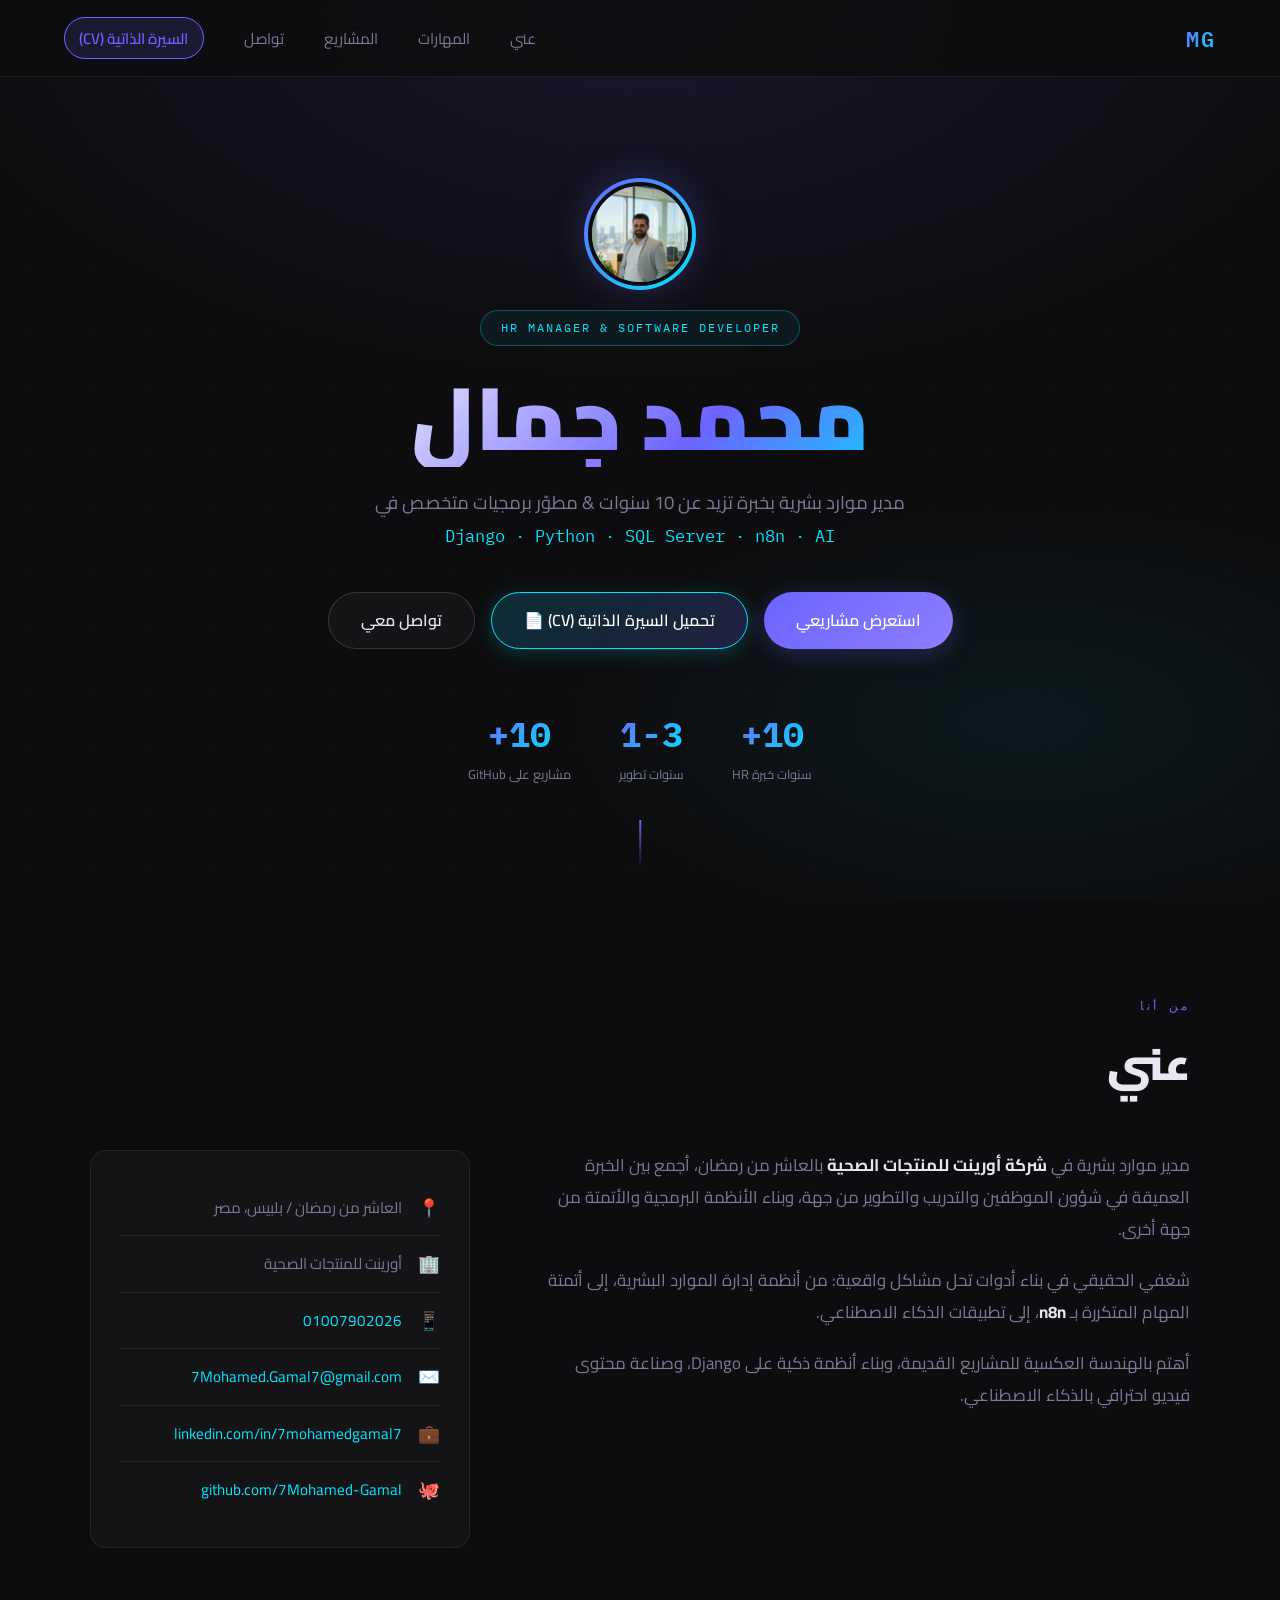
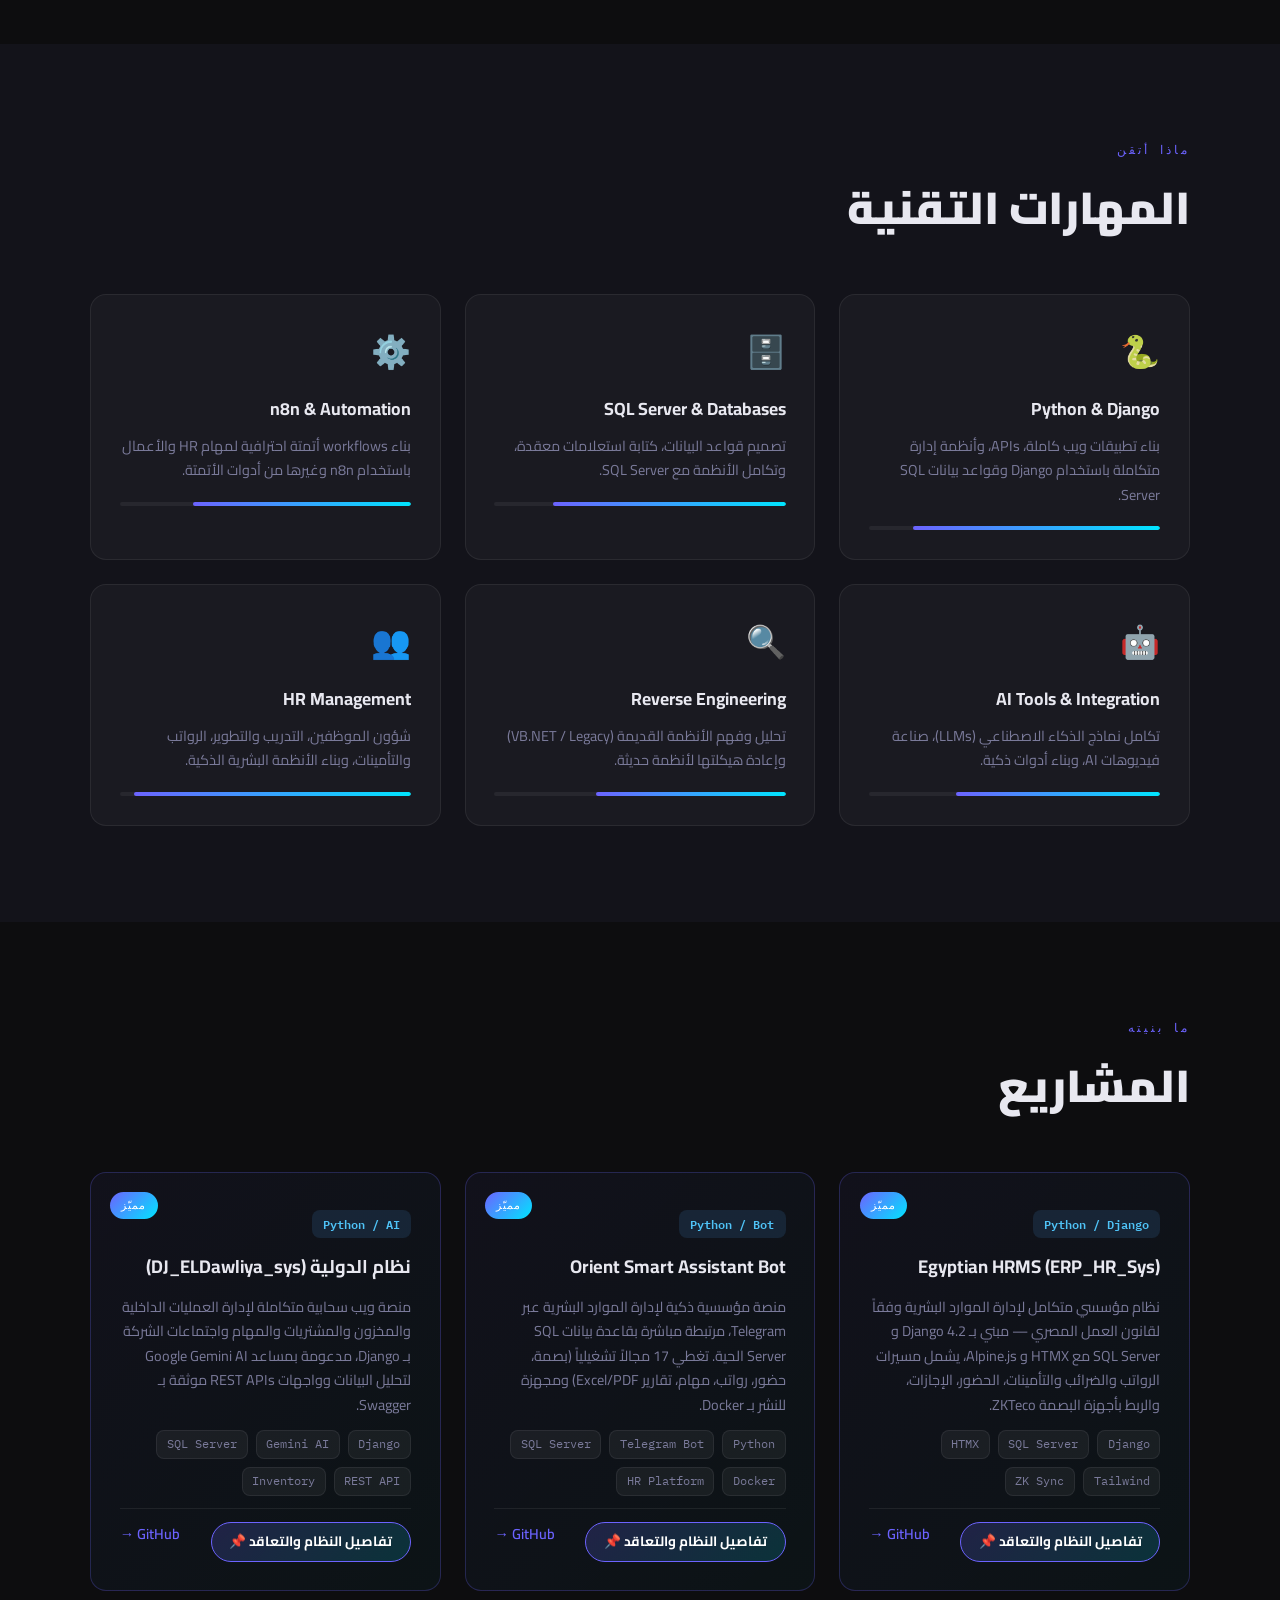
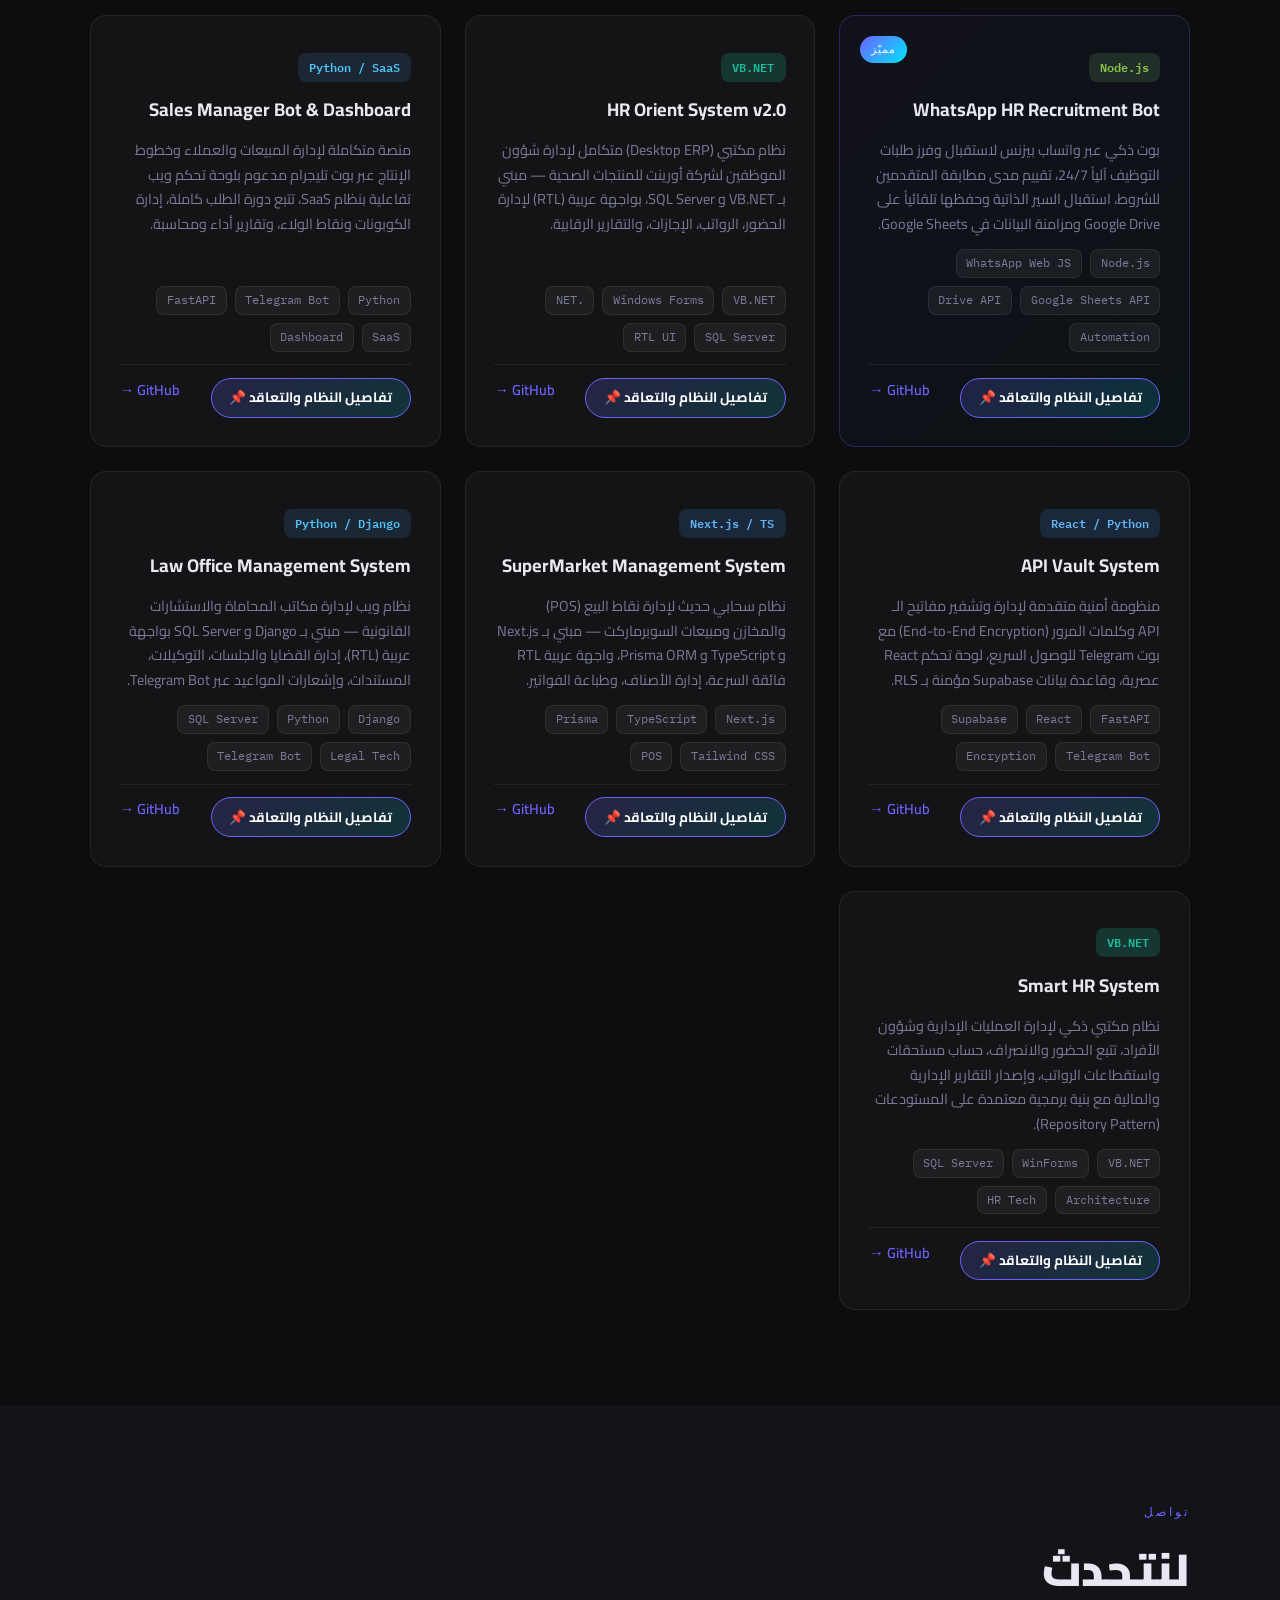
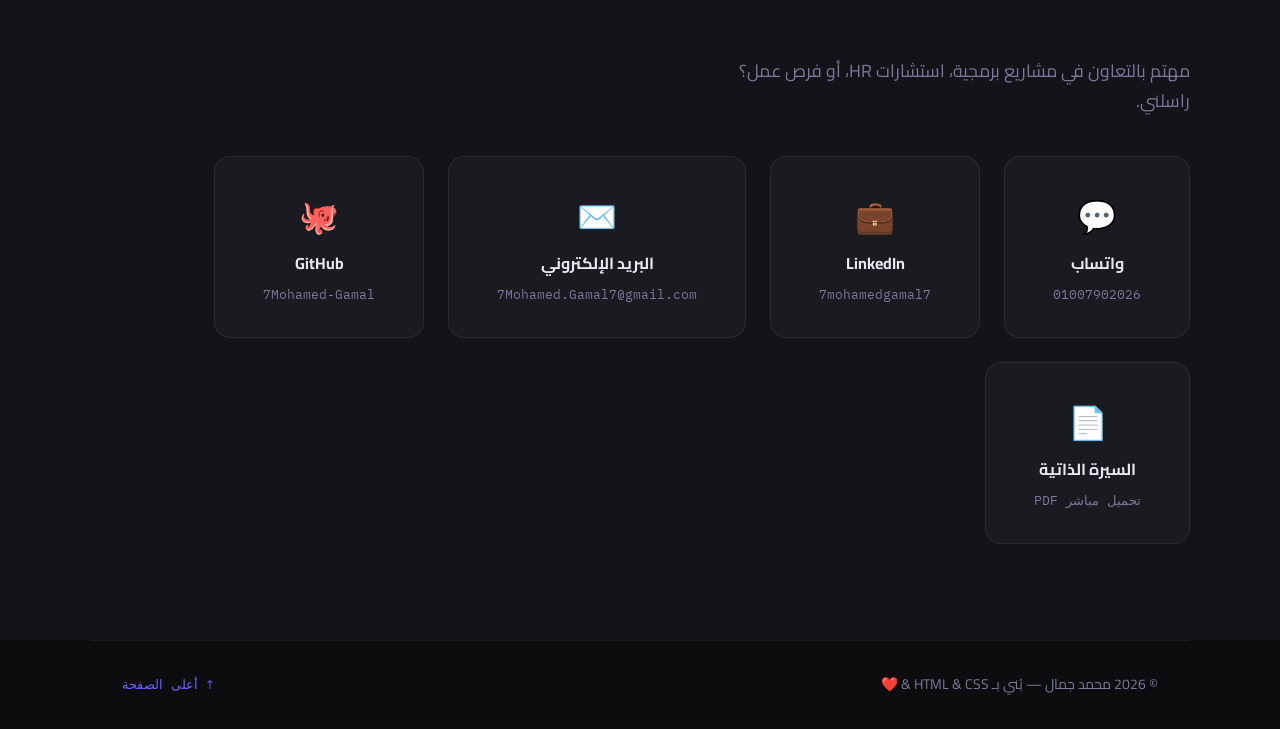
<file: index.html>
<!DOCTYPE html>
<html lang="ar" dir="rtl">
<head>
  <meta charset="UTF-8" />
  <meta name="viewport" content="width=device-width, initial-scale=1.0" />
  <meta name="description" content="محمد جمال | مدير موارد بشرية بخبرة تزيد عن 10 سنوات ومطور برمجيات وأنظمة أتمتة (Python, Django, SQL Server, n8n, AI)" />
  <meta property="og:title" content="محمد جمال | Senior HR Manager & Software Developer" />
  <meta property="og:description" content="مدير موارد بشرية بخبرة تزيد عن 10 سنوات & مطور أنظمة سحابية وتطبيقات أتمتة وذكاء اصطناعي" />
  <meta property="og:type" content="website" />
  <meta property="og:url" content="https://7mohamed-gamal.github.io/" />
  <title>محمد جمال | Portfolio</title>
  <link rel="preconnect" href="https://fonts.googleapis.com" />
  <link href="https://fonts.googleapis.com/css2?family=Cairo:wght@400;600;700;900&family=IBM+Plex+Mono:wght@400;600&display=swap" rel="stylesheet" />
  <link rel="stylesheet" href="assets/style.css" />
</head>
<body>

  <!-- ===== HEADER / HERO ===== -->
  <header class="hero" id="home">
    <nav class="nav">
      <span class="logo">MG</span>
      <ul class="nav-links">
        <li><a href="#about">عني</a></li>
        <li><a href="#skills">المهارات</a></li>
        <li><a href="#projects">المشاريع</a></li>
        <li><a href="#contact">تواصل</a></li>
        <li><a href="assets/Mohamed_Gamal_CV.pdf" target="_blank" download class="nav-cv-btn">السيرة الذاتية (CV)</a></li>
      </ul>
    </nav>

    <div class="hero-content">
      <div class="hero-photo-wrap">
        <img class="hero-photo" src="assets/profile.jpg" alt="صورة محمد جمال الشخصية" />
      </div>
      <div class="hero-badge">HR Manager & Software Developer</div>
      <h1 class="hero-name">محمد جمال</h1>
      <p class="hero-sub">
        مدير موارد بشرية بخبرة تزيد عن 10 سنوات &amp; مطوّر برمجيات متخصص في
        <span class="highlight">Django · Python · SQL Server · n8n · AI</span>
      </p>
      <div class="hero-cta">
        <a href="#projects" class="btn btn-primary">استعرض مشاريعي</a>
        <a href="assets/Mohamed_Gamal_CV.pdf" target="_blank" download class="btn btn-cv">تحميل السيرة الذاتية (CV) 📄</a>
        <a href="#contact" class="btn btn-outline">تواصل معي</a>
      </div>
      <div class="hero-stats">
        <div class="stat"><span class="stat-num">10+</span><span class="stat-label">سنوات خبرة HR</span></div>
        <div class="stat"><span class="stat-num">1-3</span><span class="stat-label">سنوات تطوير</span></div>
        <div class="stat"><span class="stat-num">10+</span><span class="stat-label">مشاريع على GitHub</span></div>
      </div>
    </div>

    <div class="hero-scroll"><span></span></div>
  </header>

  <!-- ===== ABOUT ===== -->
  <section class="section" id="about">
    <div class="container">
      <div class="section-label">من أنا</div>
      <h2 class="section-title">عني</h2>
      <div class="about-grid">
        <div class="about-text">
          <p>
            مدير موارد بشرية في <strong>شركة أورينت للمنتجات الصحية</strong> بالعاشر من رمضان،
            أجمع بين الخبرة العميقة في شؤون الموظفين والتدريب والتطوير من جهة،
            وبناء الأنظمة البرمجية والأتمتة من جهة أخرى.
          </p>
          <p>
            شغفي الحقيقي في بناء أدوات تحل مشاكل واقعية: من أنظمة إدارة الموارد البشرية،
            إلى أتمتة المهام المتكررة بـ <strong>n8n</strong>، إلى تطبيقات الذكاء الاصطناعي.
          </p>
          <p>
            أهتم بالهندسة العكسية للمشاريع القديمة، وبناء أنظمة ذكية على Django،
            وصناعة محتوى فيديو احترافي بالذكاء الاصطناعي.
          </p>
        </div>
        <div class="about-info">
          <div class="info-card">
            <div class="info-item"><span class="info-icon">📍</span><span>العاشر من رمضان / بلبيس، مصر</span></div>
            <div class="info-item"><span class="info-icon">🏢</span><span>أورينت للمنتجات الصحية</span></div>
            <div class="info-item"><span class="info-icon">📱</span><a href="https://wa.me/201007902026" target="_blank">01007902026</a></div>
            <div class="info-item"><span class="info-icon">✉️</span><a href="mailto:7Mohamed.Gamal7@gmail.com">7Mohamed.Gamal7@gmail.com</a></div>
            <div class="info-item"><span class="info-icon">💼</span><a href="https://www.linkedin.com/in/7mohamedgamal7" target="_blank" rel="noopener">linkedin.com/in/7mohamedgamal7</a></div>
            <div class="info-item">
              <span class="info-icon">🐙</span>
              <a href="https://github.com/7Mohamed-Gamal" target="_blank" rel="noopener">github.com/7Mohamed-Gamal</a>
            </div>
          </div>
        </div>
      </div>
    </div>
  </section>

  <!-- ===== SKILLS ===== -->
  <section class="section section-dark" id="skills">
    <div class="container">
      <div class="section-label">ماذا أتقن</div>
      <h2 class="section-title">المهارات التقنية</h2>
      <div class="skills-grid">

        <div class="skill-card">
          <div class="skill-icon">🐍</div>
          <h3>Python & Django</h3>
          <p>بناء تطبيقات ويب كاملة، APIs، وأنظمة إدارة متكاملة باستخدام Django وقواعد بيانات SQL Server.</p>
          <div class="skill-bar"><div class="skill-fill" style="width:85%"></div></div>
        </div>

        <div class="skill-card">
          <div class="skill-icon">🗄️</div>
          <h3>SQL Server & Databases</h3>
          <p>تصميم قواعد البيانات، كتابة استعلامات معقدة، وتكامل الأنظمة مع SQL Server.</p>
          <div class="skill-bar"><div class="skill-fill" style="width:80%"></div></div>
        </div>

        <div class="skill-card">
          <div class="skill-icon">⚙️</div>
          <h3>n8n & Automation</h3>
          <p>بناء workflows أتمتة احترافية لمهام HR والأعمال باستخدام n8n وغيرها من أدوات الأتمتة.</p>
          <div class="skill-bar"><div class="skill-fill" style="width:75%"></div></div>
        </div>

        <div class="skill-card">
          <div class="skill-icon">🤖</div>
          <h3>AI Tools & Integration</h3>
          <p>تكامل نماذج الذكاء الاصطناعي (LLMs)، صناعة فيديوهات AI، وبناء أدوات ذكية.</p>
          <div class="skill-bar"><div class="skill-fill" style="width:70%"></div></div>
        </div>

        <div class="skill-card">
          <div class="skill-icon">🔍</div>
          <h3>Reverse Engineering</h3>
          <p>تحليل وفهم الأنظمة القديمة (VB.NET / Legacy) وإعادة هيكلتها لأنظمة حديثة.</p>
          <div class="skill-bar"><div class="skill-fill" style="width:65%"></div></div>
        </div>

        <div class="skill-card">
          <div class="skill-icon">👥</div>
          <h3>HR Management</h3>
          <p>شؤون الموظفين، التدريب والتطوير، الرواتب والتأمينات، وبناء الأنظمة البشرية الذكية.</p>
          <div class="skill-bar"><div class="skill-fill" style="width:95%"></div></div>
        </div>

      </div>
    </div>
  </section>

  <!-- ===== PROJECTS ===== -->
  <section class="section" id="projects">
    <div class="container">
      <div class="section-label">ما بنيته</div>
      <h2 class="section-title">المشاريع</h2>
      <div class="projects-grid">

        <div class="project-card featured">
          <div class="project-badge">مميّز</div>
          <div class="project-lang lang-python">Python / Django</div>
          <h3>Egyptian HRMS (ERP_HR_Sys)</h3>
          <p>نظام مؤسسي متكامل لإدارة الموارد البشرية وفقاً لقانون العمل المصري — مبني بـ Django 4.2 و SQL Server مع HTMX و Alpine.js، يشمل مسيرات الرواتب والضرائب والتأمينات، الحضور، الإجازات، والربط بأجهزة البصمة ZKTeco.</p>
          <div class="project-tags"><span>Django</span><span>SQL Server</span><span>HTMX</span><span>Tailwind</span><span>ZK Sync</span></div>
          <div class="project-links-row">
            <a href="projects/erp-hr-sys.html" class="btn-card-details">تفاصيل النظام والتعاقد 📌</a>
            <a href="https://github.com/7MYWork7/ERP_HR_Sys" target="_blank" class="project-link">GitHub →</a>
          </div>
        </div>

        <div class="project-card featured">
          <div class="project-badge">مميّز</div>
          <div class="project-lang lang-python">Python / Bot</div>
          <h3>Orient Smart Assistant Bot</h3>
          <p>منصة مؤسسية ذكية لإدارة الموارد البشرية عبر Telegram، مرتبطة مباشرة بقاعدة بيانات SQL Server الحية. تغطي 17 مجالاً تشغيلياً (بصمة، حضور، رواتب، مهام، تقارير Excel/PDF) ومجهزة للنشر بـ Docker.</p>
          <div class="project-tags"><span>Python</span><span>Telegram Bot</span><span>SQL Server</span><span>Docker</span><span>HR Platform</span></div>
          <div class="project-links-row">
            <a href="projects/orient-smart-assistant-bot.html" class="btn-card-details">تفاصيل النظام والتعاقد 📌</a>
            <a href="https://github.com/7MYWork7/Orient-Smart-Assistant-bot" target="_blank" class="project-link">GitHub →</a>
          </div>
        </div>

        <div class="project-card featured">
          <div class="project-badge">مميّز</div>
          <div class="project-lang lang-python">Python / AI</div>
          <h3>نظام الدولية (DJ_ELDawliya_sys)</h3>
          <p>منصة ويب سحابية متكاملة لإدارة العمليات الداخلية والمخزون والمشتريات والمهام واجتماعات الشركة بـ Django، مدعومة بمساعد Google Gemini AI لتحليل البيانات وواجهات REST APIs موثقة بـ Swagger.</p>
          <div class="project-tags"><span>Django</span><span>Gemini AI</span><span>SQL Server</span><span>REST API</span><span>Inventory</span></div>
          <div class="project-links-row">
            <a href="projects/dj-eldawliya-sys.html" class="btn-card-details">تفاصيل النظام والتعاقد 📌</a>
            <a href="https://github.com/7Mohamed-Gamal7/DJ_ELDawliya_sys" target="_blank" class="project-link">GitHub →</a>
          </div>
        </div>

        <div class="project-card featured">
          <div class="project-badge">مميّز</div>
          <div class="project-lang lang-node">Node.js</div>
          <h3>WhatsApp HR Recruitment Bot</h3>
          <p>بوت ذكي عبر واتساب بيزنس لاستقبال وفرز طلبات التوظيف آلياً 24/7، تقييم مدى مطابقة المتقدمين للشروط، استقبال السير الذاتية وحفظها تلقائياً على Google Drive ومزامنة البيانات في Google Sheets.</p>
          <div class="project-tags"><span>Node.js</span><span>WhatsApp Web JS</span><span>Google Sheets API</span><span>Drive API</span><span>Automation</span></div>
          <div class="project-links-row">
            <a href="projects/whatsapp-bot.html" class="btn-card-details">تفاصيل النظام والتعاقد 📌</a>
            <a href="https://github.com/7MYWork7/WhatsApp-Bot" target="_blank" class="project-link">GitHub →</a>
          </div>
        </div>

        <div class="project-card">
          <div class="project-lang lang-vb">VB.NET</div>
          <h3>HR Orient System v2.0</h3>
          <p>نظام مكتبي (Desktop ERP) متكامل لإدارة شؤون الموظفين لشركة أورينت للمنتجات الصحية — مبني بـ VB.NET و SQL Server، بواجهة عربية (RTL) لإدارة الحضور، الرواتب، الإجازات، والتقارير الرقابية.</p>
          <div class="project-tags"><span>VB.NET</span><span>Windows Forms</span><span>.NET</span><span>SQL Server</span><span>RTL UI</span></div>
          <div class="project-links-row">
            <a href="projects/hr-orient-sys-vb.html" class="btn-card-details">تفاصيل النظام والتعاقد 📌</a>
            <a href="https://github.com/7Mohamed-Gamal/HR_Orient_Sys_VB" target="_blank" class="project-link">GitHub →</a>
          </div>
        </div>

        <div class="project-card">
          <div class="project-lang lang-python">Python / SaaS</div>
          <h3>Sales Manager Bot & Dashboard</h3>
          <p>منصة متكاملة لإدارة المبيعات والعملاء وخطوط الإنتاج عبر بوت تليجرام مدعوم بلوحة تحكم ويب تفاعلية بنظام SaaS، تتبع دورة الطلب كاملة، إدارة الكوبونات ونقاط الولاء، وتقارير أداء ومحاسبة.</p>
          <div class="project-tags"><span>Python</span><span>Telegram Bot</span><span>FastAPI</span><span>SaaS</span><span>Dashboard</span></div>
          <div class="project-links-row">
            <a href="projects/sales-manager-bot.html" class="btn-card-details">تفاصيل النظام والتعاقد 📌</a>
            <a href="https://github.com/7MYWork7/Sales_Manager_bot" target="_blank" class="project-link">GitHub →</a>
          </div>
        </div>

        <div class="project-card">
          <div class="project-lang lang-ts">React / Python</div>
          <h3>API Vault System</h3>
          <p>منظومة أمنية متقدمة لإدارة وتشفير مفاتيح الـ API وكلمات المرور (End-to-End Encryption) مع بوت Telegram للوصول السريع، لوحة تحكم React عصرية، وقاعدة بيانات Supabase مؤمنة بـ RLS.</p>
          <div class="project-tags"><span>FastAPI</span><span>React</span><span>Supabase</span><span>Telegram Bot</span><span>Encryption</span></div>
          <div class="project-links-row">
            <a href="projects/api-vault-system.html" class="btn-card-details">تفاصيل النظام والتعاقد 📌</a>
            <a href="https://github.com/7MYWork7/API-Vault-System" target="_blank" class="project-link">GitHub →</a>
          </div>
        </div>

        <div class="project-card">
          <div class="project-lang lang-ts">Next.js / TS</div>
          <h3>SuperMarket Management System</h3>
          <p>نظام سحابي حديث لإدارة نقاط البيع (POS) والمخازن ومبيعات السوبرماركت — مبني بـ Next.js و TypeScript و Prisma ORM، واجهة عربية RTL فائقة السرعة، إدارة الأصناف، وطباعة الفواتير.</p>
          <div class="project-tags"><span>Next.js</span><span>TypeScript</span><span>Prisma</span><span>Tailwind CSS</span><span>POS</span></div>
          <div class="project-links-row">
            <a href="projects/supermarket-sys.html" class="btn-card-details">تفاصيل النظام والتعاقد 📌</a>
            <a href="https://github.com/7MYWork7/SuperMarket_Sys" target="_blank" class="project-link">GitHub →</a>
          </div>
        </div>

        <div class="project-card">
          <div class="project-lang lang-python">Python / Django</div>
          <h3>Law Office Management System</h3>
          <p>نظام ويب لإدارة مكاتب المحاماة والاستشارات القانونية — مبني بـ Django و SQL Server بواجهة عربية (RTL)، إدارة القضايا والجلسات، التوكيلات، المستندات، وإشعارات المواعيد عبر Telegram Bot.</p>
          <div class="project-tags"><span>Django</span><span>Python</span><span>SQL Server</span><span>Legal Tech</span><span>Telegram Bot</span></div>
          <div class="project-links-row">
            <a href="projects/law-office.html" class="btn-card-details">تفاصيل النظام والتعاقد 📌</a>
            <a href="https://github.com/7MYWork7/Law_Office" target="_blank" class="project-link">GitHub →</a>
          </div>
        </div>

        <div class="project-card">
          <div class="project-lang lang-vb">VB.NET</div>
          <h3>Smart HR System</h3>
          <p>نظام مكتبي ذكي لإدارة العمليات الإدارية وشؤون الأفراد، تتبع الحضور والانصراف، حساب مستحقات واستقطاعات الرواتب، وإصدار التقارير الإدارية والمالية مع بنية برمجية معتمدة على المستودعات (Repository Pattern).</p>
          <div class="project-tags"><span>VB.NET</span><span>WinForms</span><span>SQL Server</span><span>Architecture</span><span>HR Tech</span></div>
          <div class="project-links-row">
            <a href="projects/smart-hr-sys.html" class="btn-card-details">تفاصيل النظام والتعاقد 📌</a>
            <a href="https://github.com/7MYWork7/Smart_HR_Sys" target="_blank" class="project-link">GitHub →</a>
          </div>
        </div>

      </div>
    </div>
  </section>

  <!-- ===== CONTACT ===== -->
  <section class="section section-dark" id="contact">
    <div class="container">
      <div class="section-label">تواصل</div>
      <h2 class="section-title">لنتحدث</h2>
      <p class="contact-sub">مهتم بالتعاون في مشاريع برمجية، استشارات HR، أو فرص عمل؟ راسلني.</p>
      <div class="contact-links">
        <a href="https://wa.me/201007902026" target="_blank" class="contact-card">
          <span class="contact-icon">💬</span>
          <span>واتساب</span>
          <span class="contact-handle">01007902026</span>
        </a>
        <a href="https://www.linkedin.com/in/7mohamedgamal7" target="_blank" rel="noopener" class="contact-card">
          <span class="contact-icon">💼</span>
          <span>LinkedIn</span>
          <span class="contact-handle">7mohamedgamal7</span>
        </a>
        <a href="mailto:7Mohamed.Gamal7@gmail.com" class="contact-card" id="email-link">
          <span class="contact-icon">✉️</span>
          <span>البريد الإلكتروني</span>
          <span class="contact-handle">7Mohamed.Gamal7@gmail.com</span>
        </a>
        <a href="https://github.com/7Mohamed-Gamal" target="_blank" rel="noopener" class="contact-card">
          <span class="contact-icon">🐙</span>
          <span>GitHub</span>
          <span class="contact-handle">7Mohamed-Gamal</span>
        </a>
        <a href="assets/Mohamed_Gamal_CV.pdf" target="_blank" download class="contact-card">
          <span class="contact-icon">📄</span>
          <span>السيرة الذاتية</span>
          <span class="contact-handle">تحميل مباشر PDF</span>
        </a>
      </div>
    </div>
  </section>

  <!-- ===== FOOTER ===== -->
  <footer class="footer">
    <p>© 2026 محمد جمال — بُني بـ HTML &amp; CSS &amp; ❤️</p>
    <a href="#home" class="back-top">↑ أعلى الصفحة</a>
  </footer>

  <script src="assets/main.js"></script>
</body>
</html>
</file>
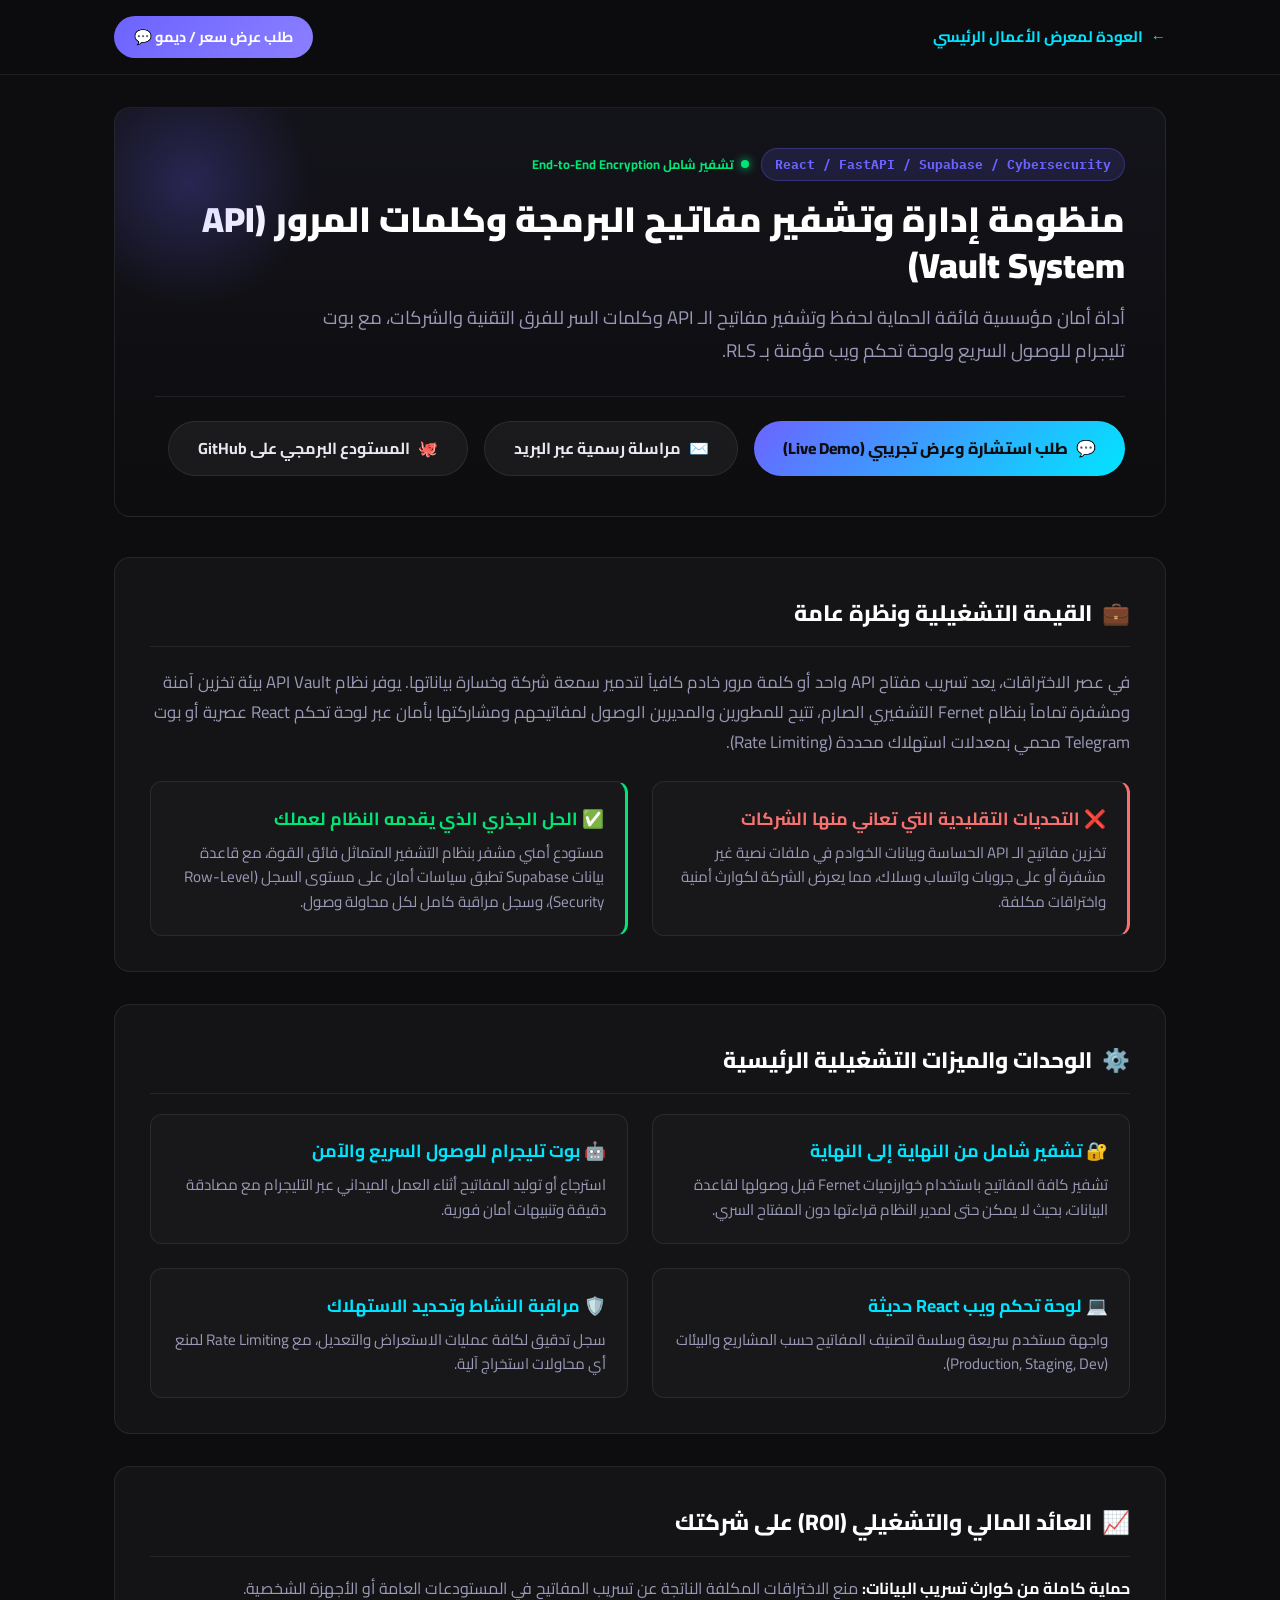
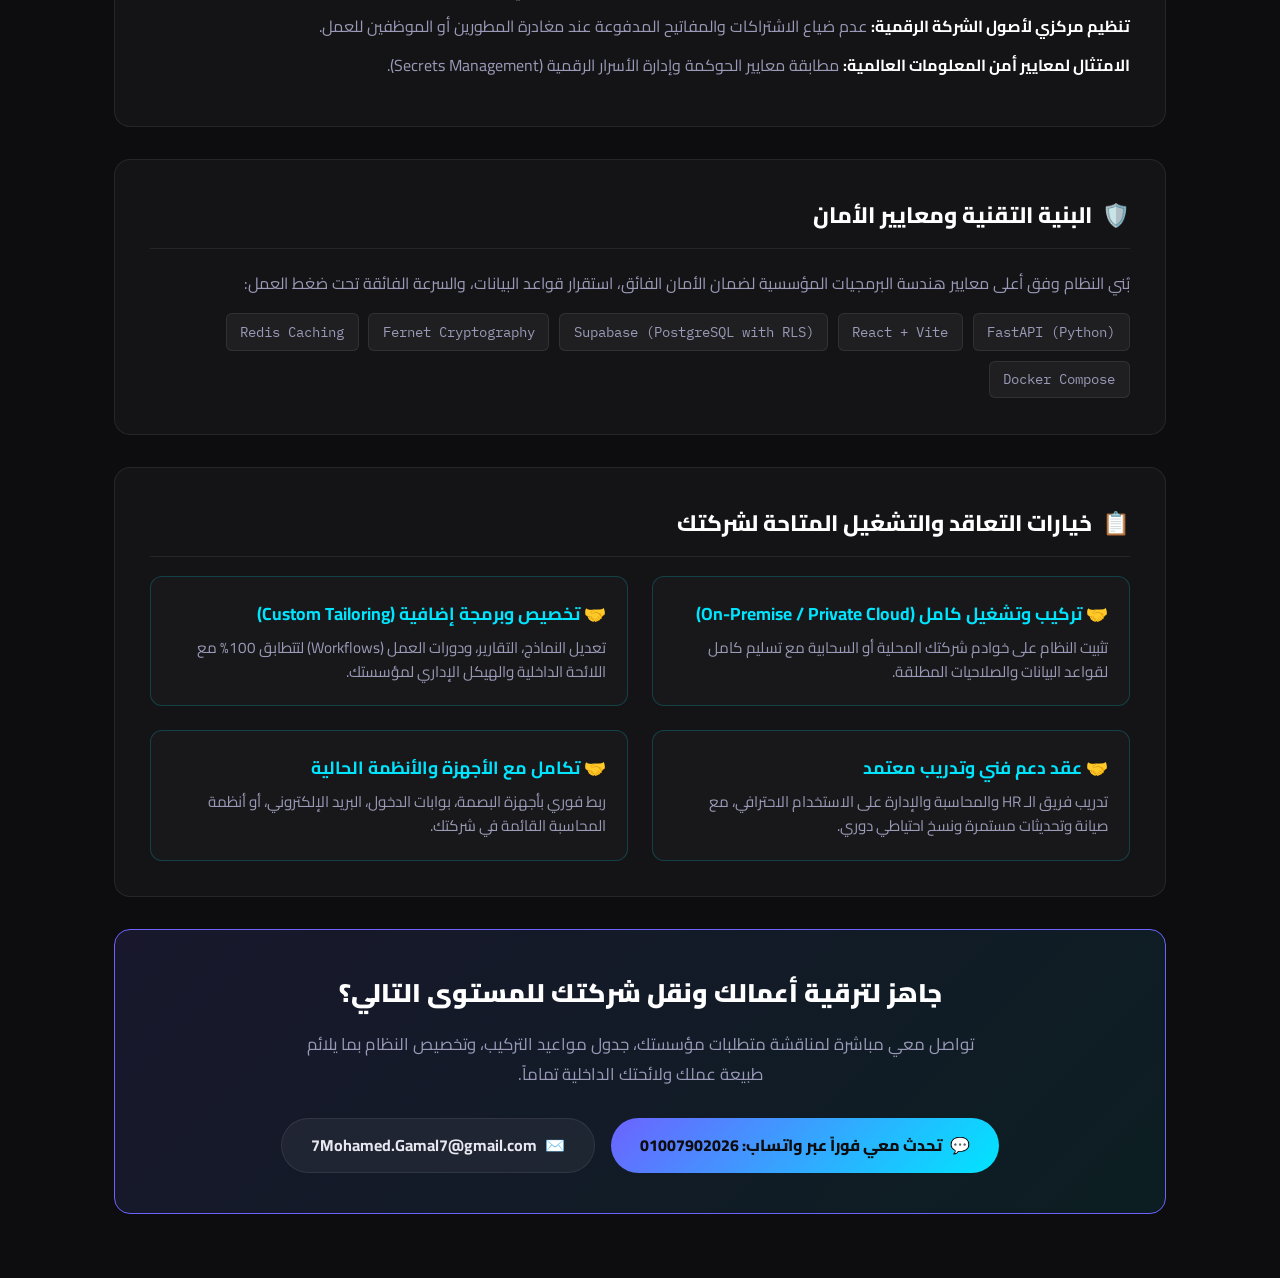
<file: projects/api-vault-system.html>
<!DOCTYPE html>
<html lang="ar" dir="rtl">
<head>
  <meta charset="UTF-8" />
  <meta name="viewport" content="width=device-width, initial-scale=1.0" />
  <title>منظومة إدارة وتشفير مفاتيح البرمجة وكلمات المرور (API Vault System) | حلول برمجية احترافية للشركات</title>
  <link rel="stylesheet" href="../assets/project-details.css" />
  <meta name="description" content="أداة أمان مؤسسية فائقة الحماية لحفظ وتشفير مفاتيح الـ API وكلمات السر للفرق التقنية والشركات، مع بوت تليجرام للوصول السريع ولوحة تحكم ويب مؤمنة بـ RLS." />
</head>
<body>

  <!-- Nav -->
  <nav class="p-nav">
    <div class="container p-nav-content">
      <a href="../index.html#projects" class="btn-back">
        <span>←</span> العودة لمعرض الأعمال الرئيسي
      </a>
      <div class="nav-actions">
        <a href="https://wa.me/201007902026?text=%D9%85%D8%B1%D8%AD%D8%A8%D8%A7%D9%8B%20%D8%A3%D8%B3%D8%AA%D8%A7%D8%B0%20%D9%85%D8%AD%D9%85%D8%AF%D8%8C%20%D8%A3%D9%86%D8%A7%20%D9%85%D9%87%D8%AA%D9%85%20%D8%A8%D8%A7%D9%84%D8%AD%D8%B5%D9%88%D9%84%20%D8%B9%D9%84%D9%89%20%D8%B9%D8%B1%D8%B6%20%D8%AA%D9%88%D8%B6%D9%8A%D8%AD%D9%8A%20%D9%88%D8%B3%D8%B9%D8%B1%20%D9%84%D9%86%D8%B8%D8%A7%D9%85%20%28%D9%85%D9%86%D8%B8%D9%88%D9%85%D8%A9%20%D8%A5%D8%AF%D8%A7%D8%B1%D8%A9%20%D9%88%D8%AA%D8%B4%D9%81%D9%8A%D8%B1%20%D9%85%D9%81%D8%A7%D8%AA%D9%8A%D8%AD%20%D8%A7%D9%84%D8%A8%D8%B1%D9%85%D8%AC%D8%A9%20%D9%88%D9%83%D9%84%D9%85%D8%A7%D8%AA%20%D8%A7%D9%84%D9%85%D8%B1%D9%88%D8%B1%20%28API%20Vault%20System%29%29." target="_blank" class="btn-contact">
          طلب عرض سعر / ديمو 💬
        </a>
      </div>
    </div>
  </nav>

  <main class="container">

    <!-- Header / Hero -->
    <header class="p-header">
      <div class="badge-row">
        <span class="tag-badge">React / FastAPI / Supabase / Cybersecurity</span>
        <span class="status-badge">تشفير شامل End-to-End Encryption</span>
      </div>
      <h1 class="p-title">منظومة إدارة وتشفير مفاتيح البرمجة وكلمات المرور (API Vault System)</h1>
      <p class="p-tagline">أداة أمان مؤسسية فائقة الحماية لحفظ وتشفير مفاتيح الـ API وكلمات السر للفرق التقنية والشركات، مع بوت تليجرام للوصول السريع ولوحة تحكم ويب مؤمنة بـ RLS.</p>
      
      <div class="client-cta-bar">
        <a href="https://wa.me/201007902026?text=%D9%85%D8%B1%D8%AD%D8%A8%D8%A7%D9%8B%20%D8%A3%D8%B3%D8%AA%D8%A7%D8%B0%20%D9%85%D8%AD%D9%85%D8%AF%D8%8C%20%D8%A3%D9%86%D8%A7%20%D9%85%D9%87%D8%AA%D9%85%20%D8%A8%D8%A7%D9%84%D8%AD%D8%B5%D9%88%D9%84%20%D8%B9%D9%84%D9%89%20%D8%B9%D8%B1%D8%B6%20%D8%AA%D9%88%D8%B6%D9%8A%D8%AD%D9%8A%20%D9%88%D8%B3%D8%B9%D8%B1%20%D9%84%D9%86%D8%B8%D8%A7%D9%85%20%28%D9%85%D9%86%D8%B8%D9%88%D9%85%D8%A9%20%D8%A5%D8%AF%D8%A7%D8%B1%D8%A9%20%D9%88%D8%AA%D8%B4%D9%81%D9%8A%D8%B1%20%D9%85%D9%81%D8%A7%D8%AA%D9%8A%D8%AD%20%D8%A7%D9%84%D8%A8%D8%B1%D9%85%D8%AC%D8%A9%20%D9%88%D9%83%D9%84%D9%85%D8%A7%D8%AA%20%D8%A7%D9%84%D9%85%D8%B1%D9%88%D8%B1%20%28API%20Vault%20System%29%29." target="_blank" class="btn-primary">
          <span>💬</span> طلب استشارة وعرض تجريبي (Live Demo)
        </a>
        <a href="mailto:7Mohamed.Gamal7@gmail.com?subject=طلب استفسار عن نظام منظومة إدارة وتشفير مفاتيح البرمجة وكلمات المرور (API Vault System)" class="btn-secondary">
          <span>✉️</span> مراسلة رسمية عبر البريد
        </a>
        <a href="https://github.com/7MYWork7/API-Vault-System" target="_blank" class="btn-secondary">
          <span>🐙</span> المستودع البرمجي على GitHub
        </a>
      </div>
    </header>

    <!-- Overview & Problem/Solution -->
    <section class="p-section">
      <h3 class="p-section-title"><span class="icon">💼</span> القيمة التشغيلية ونظرة عامة</h3>
      <p style="font-size: 1.05rem; color: var(--text-muted); margin-bottom: 1.5rem; line-height: 1.8;">
        في عصر الاختراقات، يعد تسريب مفتاح API واحد أو كلمة مرور خادم كافياً لتدمير سمعة شركة وخسارة بياناتها. يوفر نظام API Vault بيئة تخزين آمنة ومشفرة تماماً بنظام Fernet التشفيري الصارم، تتيح للمطورين والمديرين الوصول لمفاتيحهم ومشاركتها بأمان عبر لوحة تحكم React عصرية أو بوت Telegram محمي بمعدلات استهلاك محددة (Rate Limiting).
      </p>

      <div class="grid-2">
        <div class="feature-box" style="border-right: 3px solid #f87171;">
          <h4 style="color: #f87171;">❌ التحديات التقليدية التي تعاني منها الشركات</h4>
          <p>تخزين مفاتيح الـ API الحساسة وبيانات الخوادم في ملفات نصية غير مشفرة أو على جروبات واتساب وسلاك، مما يعرض الشركة لكوارث أمنية واختراقات مكلفة.</p>
        </div>
        <div class="feature-box" style="border-right: 3px solid var(--green);">
          <h4 style="color: var(--green);">✅ الحل الجذري الذي يقدمه النظام لعملك</h4>
          <p>مستودع أمني مشفر بنظام التشفير المتماثل فائق القوة، مع قاعدة بيانات Supabase تطبق سياسات أمان على مستوى السجل (Row-Level Security)، وسجل مراقبة كامل لكل محاولة وصول.</p>
        </div>
      </div>
    </section>

    <!-- Real Screenshots (if available) -->
    

    <!-- Key Modules / Features -->
    <section class="p-section">
      <h3 class="p-section-title"><span class="icon">⚙️</span> الوحدات والميزات التشغيلية الرئيسية</h3>
      <div class="grid-2">
        
        <div class="feature-box">
          <h4>🔐 تشفير شامل من النهاية إلى النهاية</h4>
          <p>تشفير كافة المفاتيح باستخدام خوارزميات Fernet قبل وصولها لقاعدة البيانات، بحيث لا يمكن حتى لمدير النظام قراءتها دون المفتاح السري.</p>
        </div>
        
        <div class="feature-box">
          <h4>🤖 بوت تليجرام للوصول السريع والآمن</h4>
          <p>استرجاع أو توليد المفاتيح أثناء العمل الميداني عبر التليجرام مع مصادقة دقيقة وتنبيهات أمان فورية.</p>
        </div>
        
        <div class="feature-box">
          <h4>💻 لوحة تحكم ويب React حديثة</h4>
          <p>واجهة مستخدم سريعة وسلسة لتصنيف المفاتيح حسب المشاريع والبيئات (Production, Staging, Dev).</p>
        </div>
        
        <div class="feature-box">
          <h4>🛡️ مراقبة النشاط وتحديد الاستهلاك</h4>
          <p>سجل تدقيق لكافة عمليات الاستعراض والتعديل، مع Rate Limiting لمنع أي محاولات استخراج آلية.</p>
        </div>
        
      </div>
    </section>

    <!-- ROI & Business Value -->
    <section class="p-section">
      <h3 class="p-section-title"><span class="icon">📈</span> العائد المالي والتشغيلي (ROI) على شركتك</h3>
      <ul style="list-style-type: none; padding-right: 0;">
        <li style="margin-bottom: 0.8rem; color: var(--text-muted); line-height: 1.6;"><strong style="color: #fff; font-size: 1rem;">حماية كاملة من كوارث تسريب البيانات:</strong> منع الاختراقات المكلفة الناتجة عن تسريب المفاتيح في المستودعات العامة أو الأجهزة الشخصية.</li><li style="margin-bottom: 0.8rem; color: var(--text-muted); line-height: 1.6;"><strong style="color: #fff; font-size: 1rem;">تنظيم مركزي لأصول الشركة الرقمية:</strong> عدم ضياع الاشتراكات والمفاتيح المدفوعة عند مغادرة المطورين أو الموظفين للعمل.</li><li style="margin-bottom: 0.8rem; color: var(--text-muted); line-height: 1.6;"><strong style="color: #fff; font-size: 1rem;">الامتثال لمعايير أمن المعلومات العالمية:</strong> مطابقة معايير الحوكمة وإدارة الأسرار الرقمية (Secrets Management).</li>
      </ul>
    </section>

    <!-- Technical Specs -->
    <section class="p-section">
      <h3 class="p-section-title"><span class="icon">🛡️</span> البنية التقنية ومعايير الأمان</h3>
      <p style="color: var(--text-muted); margin-bottom: 0.8rem;">
        بُني النظام وفق أعلى معايير هندسة البرمجيات المؤسسية لضمان الأمان الفائق، استقرار قواعد البيانات، والسرعة الفائقة تحت ضغط العمل:
      </p>
      <div class="tech-pills">
        <span class="tech-pill">FastAPI (Python)</span><span class="tech-pill">React + Vite</span><span class="tech-pill">Supabase (PostgreSQL with RLS)</span><span class="tech-pill">Fernet Cryptography</span><span class="tech-pill">Redis Caching</span><span class="tech-pill">Docker Compose</span>
      </div>
    </section>

    <!-- Contracting & Delivery Models -->
    <section class="p-section">
      <h3 class="p-section-title"><span class="icon">📋</span> خيارات التعاقد والتشغيل المتاحة لشركتك</h3>
      <div class="grid-2">
        
        <div class="feature-box" style="border-color: rgba(0,229,255,0.2);">
          <h4 style="color: var(--accent2);">🤝 تركيب وتشغيل كامل (On-Premise / Private Cloud)</h4>
          <p>تثبيت النظام على خوادم شركتك المحلية أو السحابية مع تسليم كامل لقواعد البيانات والصلاحيات المطلقة.</p>
        </div>
        
        <div class="feature-box" style="border-color: rgba(0,229,255,0.2);">
          <h4 style="color: var(--accent2);">🤝 تخصيص وبرمجة إضافية (Custom Tailoring)</h4>
          <p>تعديل النماذج، التقارير، ودورات العمل (Workflows) لتتطابق 100% مع اللائحة الداخلية والهيكل الإداري لمؤسستك.</p>
        </div>
        
        <div class="feature-box" style="border-color: rgba(0,229,255,0.2);">
          <h4 style="color: var(--accent2);">🤝 عقد دعم فني وتدريب معتمد</h4>
          <p>تدريب فريق الـ HR والمحاسبة والإدارة على الاستخدام الاحترافي، مع صيانة وتحديثات مستمرة ونسخ احتياطي دوري.</p>
        </div>
        
        <div class="feature-box" style="border-color: rgba(0,229,255,0.2);">
          <h4 style="color: var(--accent2);">🤝 تكامل مع الأجهزة والأنظمة الحالية</h4>
          <p>ربط فوري بأجهزة البصمة، بوابات الدخول، البريد الإلكتروني، أو أنظمة المحاسبة القائمة في شركتك.</p>
        </div>
        
      </div>
    </section>

    <!-- Final CTA -->
    <div class="deal-box">
      <h3>جاهز لترقية أعمالك ونقل شركتك للمستوى التالي؟</h3>
      <p>تواصل معي مباشرة لمناقشة متطلبات مؤسستك، جدول مواعيد التركيب، وتخصيص النظام بما يلائم طبيعة عملك ولائحتك الداخلية تماماً.</p>
      <div class="deal-buttons">
        <a href="https://wa.me/201007902026?text=%D9%85%D8%B1%D8%AD%D8%A8%D8%A7%D9%8B%20%D8%A3%D8%B3%D8%AA%D8%A7%D8%B0%20%D9%85%D8%AD%D9%85%D8%AF%D8%8C%20%D8%A3%D9%86%D8%A7%20%D9%85%D9%87%D8%AA%D9%85%20%D8%A8%D8%A7%D9%84%D8%AD%D8%B5%D9%88%D9%84%20%D8%B9%D9%84%D9%89%20%D8%B9%D8%B1%D8%B6%20%D8%AA%D9%88%D8%B6%D9%8A%D8%AD%D9%8A%20%D9%88%D8%B3%D8%B9%D8%B1%20%D9%84%D9%86%D8%B8%D8%A7%D9%85%20%28%D9%85%D9%86%D8%B8%D9%88%D9%85%D8%A9%20%D8%A5%D8%AF%D8%A7%D8%B1%D8%A9%20%D9%88%D8%AA%D8%B4%D9%81%D9%8A%D8%B1%20%D9%85%D9%81%D8%A7%D8%AA%D9%8A%D8%AD%20%D8%A7%D9%84%D8%A8%D8%B1%D9%85%D8%AC%D8%A9%20%D9%88%D9%83%D9%84%D9%85%D8%A7%D8%AA%20%D8%A7%D9%84%D9%85%D8%B1%D9%88%D8%B1%20%28API%20Vault%20System%29%29." target="_blank" class="btn-primary">
          <span>💬</span> تحدث معي فوراً عبر واتساب: 01007902026
        </a>
        <a href="mailto:7Mohamed.Gamal7@gmail.com?subject=تعاقد على نظام منظومة إدارة وتشفير مفاتيح البرمجة وكلمات المرور (API Vault System)" class="btn-secondary">
          <span>✉️</span> 7Mohamed.Gamal7@gmail.com
        </a>
      </div>
    </div>

  </main>

</body>
</html>
</file>
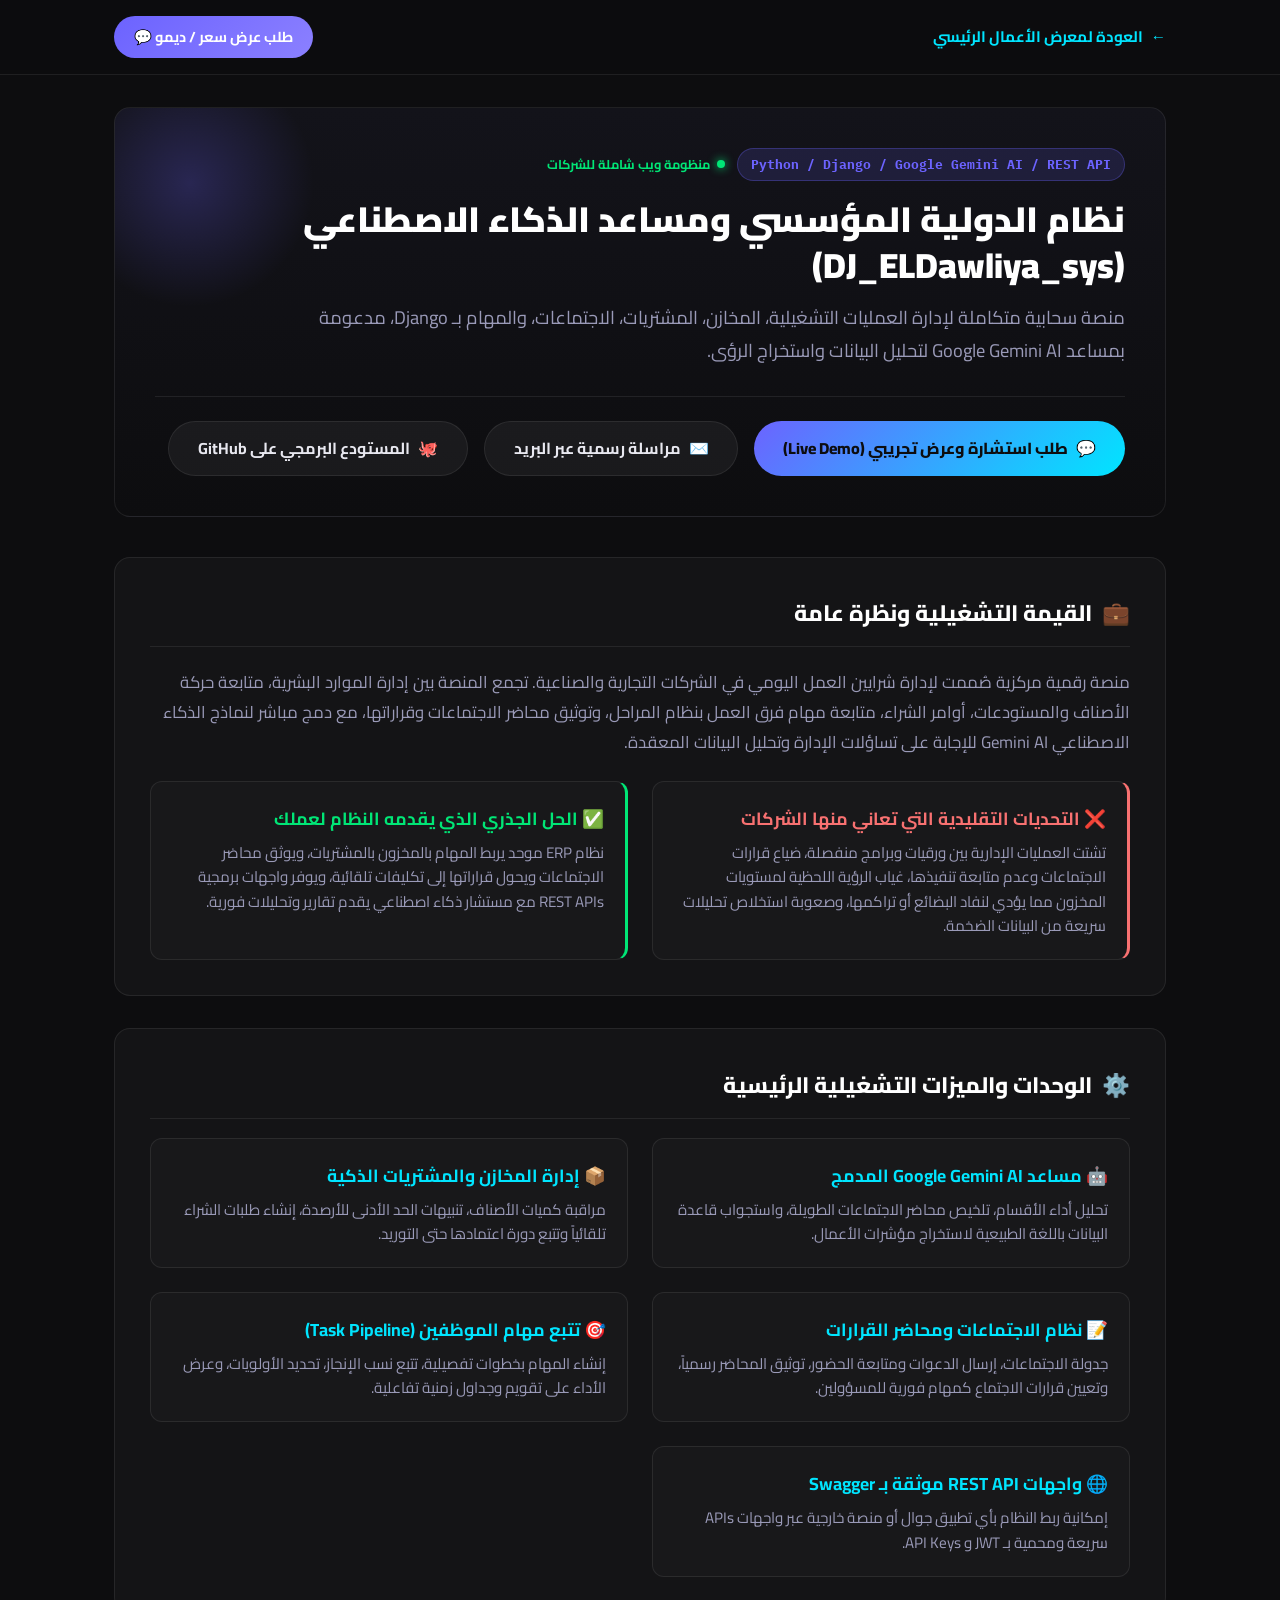
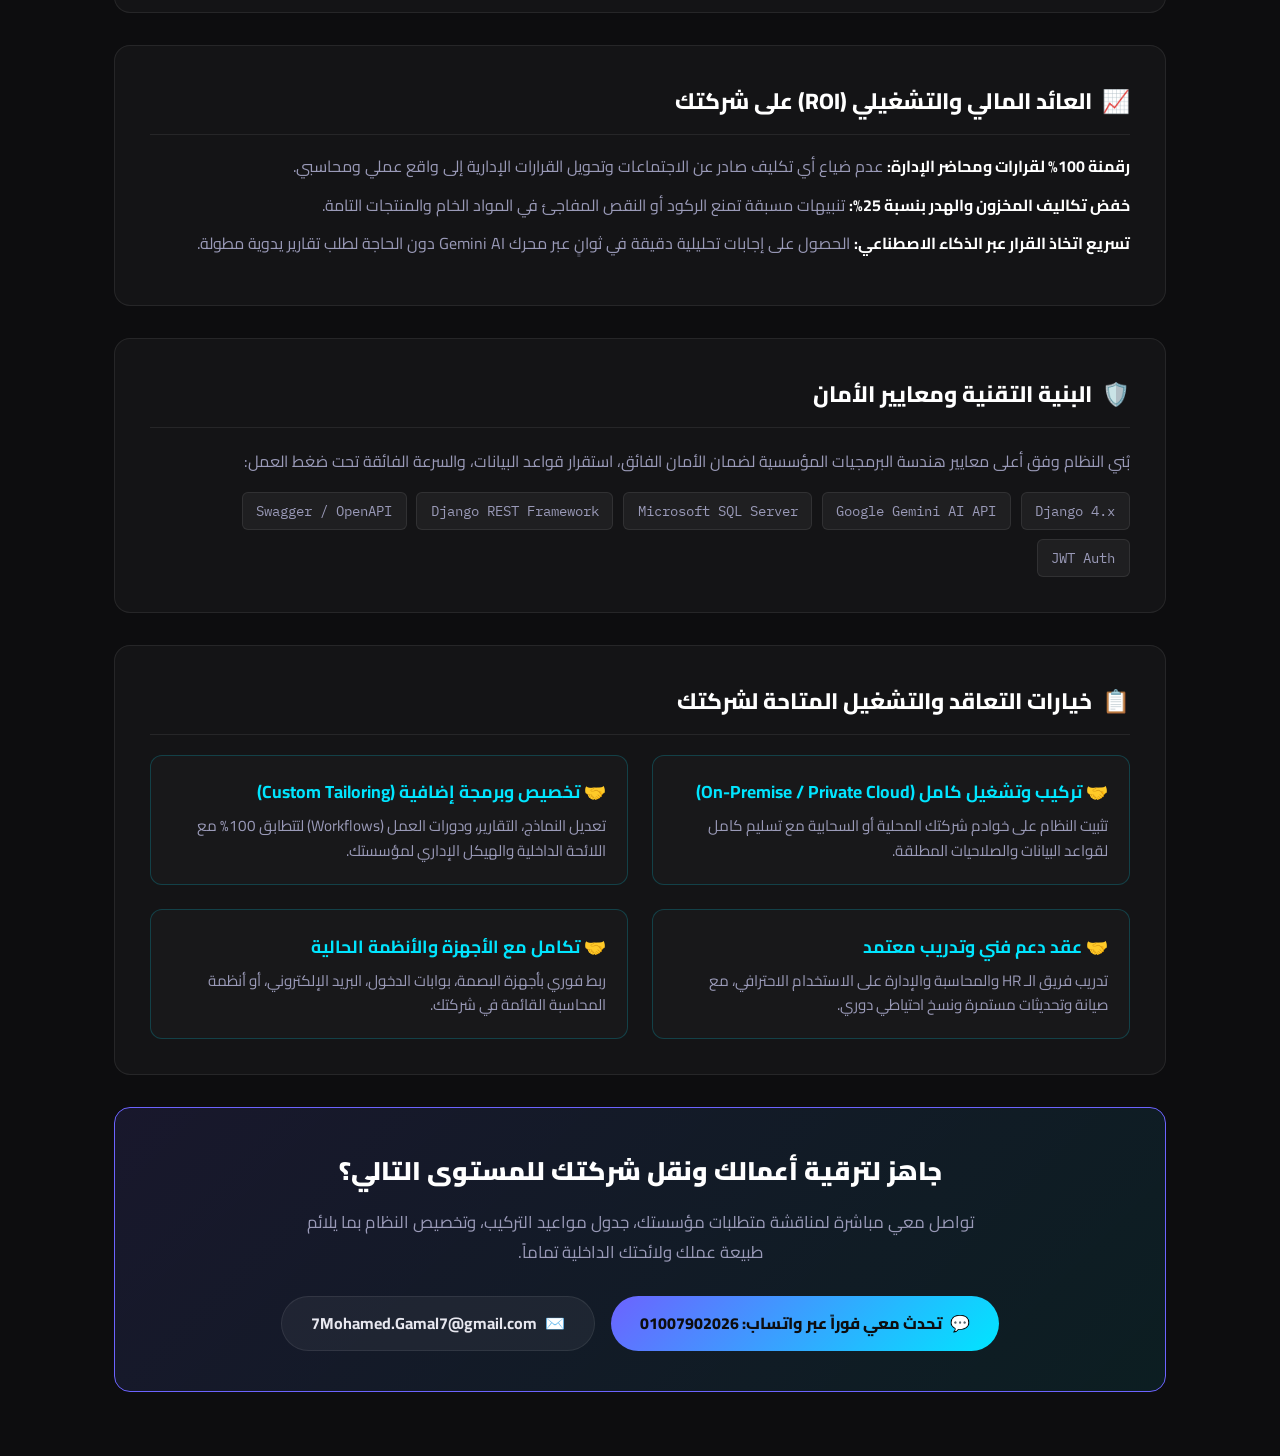
<file: projects/dj-eldawliya-sys.html>
<!DOCTYPE html>
<html lang="ar" dir="rtl">
<head>
  <meta charset="UTF-8" />
  <meta name="viewport" content="width=device-width, initial-scale=1.0" />
  <title>نظام الدولية المؤسسي ومساعد الذكاء الاصطناعي (DJ_ELDawliya_sys) | حلول برمجية احترافية للشركات</title>
  <link rel="stylesheet" href="../assets/project-details.css" />
  <meta name="description" content="منصة سحابية متكاملة لإدارة العمليات التشغيلية، المخازن، المشتريات، الاجتماعات، والمهام بـ Django، مدعومة بمساعد Google Gemini AI لتحليل البيانات واستخراج الرؤى." />
</head>
<body>

  <!-- Nav -->
  <nav class="p-nav">
    <div class="container p-nav-content">
      <a href="../index.html#projects" class="btn-back">
        <span>←</span> العودة لمعرض الأعمال الرئيسي
      </a>
      <div class="nav-actions">
        <a href="https://wa.me/201007902026?text=%D9%85%D8%B1%D8%AD%D8%A8%D8%A7%D9%8B%20%D8%A3%D8%B3%D8%AA%D8%A7%D8%B0%20%D9%85%D8%AD%D9%85%D8%AF%D8%8C%20%D8%A3%D9%86%D8%A7%20%D9%85%D9%87%D8%AA%D9%85%20%D8%A8%D8%A7%D9%84%D8%AD%D8%B5%D9%88%D9%84%20%D8%B9%D9%84%D9%89%20%D8%B9%D8%B1%D8%B6%20%D8%AA%D9%88%D8%B6%D9%8A%D8%AD%D9%8A%20%D9%88%D8%B3%D8%B9%D8%B1%20%D9%84%D9%86%D8%B8%D8%A7%D9%85%20%28%D9%86%D8%B8%D8%A7%D9%85%20%D8%A7%D9%84%D8%AF%D9%88%D9%84%D9%8A%D8%A9%20%D8%A7%D9%84%D9%85%D8%A4%D8%B3%D8%B3%D9%8A%20%D9%88%D9%85%D8%B3%D8%A7%D8%B9%D8%AF%20%D8%A7%D9%84%D8%B0%D9%83%D8%A7%D8%A1%20%D8%A7%D9%84%D8%A7%D8%B5%D8%B7%D9%86%D8%A7%D8%B9%D9%8A%20%28DJ_ELDawliya_sys%29%29." target="_blank" class="btn-contact">
          طلب عرض سعر / ديمو 💬
        </a>
      </div>
    </div>
  </nav>

  <main class="container">

    <!-- Header / Hero -->
    <header class="p-header">
      <div class="badge-row">
        <span class="tag-badge">Python / Django / Google Gemini AI / REST API</span>
        <span class="status-badge">منظومة ويب شاملة للشركات</span>
      </div>
      <h1 class="p-title">نظام الدولية المؤسسي ومساعد الذكاء الاصطناعي (DJ_ELDawliya_sys)</h1>
      <p class="p-tagline">منصة سحابية متكاملة لإدارة العمليات التشغيلية، المخازن، المشتريات، الاجتماعات، والمهام بـ Django، مدعومة بمساعد Google Gemini AI لتحليل البيانات واستخراج الرؤى.</p>
      
      <div class="client-cta-bar">
        <a href="https://wa.me/201007902026?text=%D9%85%D8%B1%D8%AD%D8%A8%D8%A7%D9%8B%20%D8%A3%D8%B3%D8%AA%D8%A7%D8%B0%20%D9%85%D8%AD%D9%85%D8%AF%D8%8C%20%D8%A3%D9%86%D8%A7%20%D9%85%D9%87%D8%AA%D9%85%20%D8%A8%D8%A7%D9%84%D8%AD%D8%B5%D9%88%D9%84%20%D8%B9%D9%84%D9%89%20%D8%B9%D8%B1%D8%B6%20%D8%AA%D9%88%D8%B6%D9%8A%D8%AD%D9%8A%20%D9%88%D8%B3%D8%B9%D8%B1%20%D9%84%D9%86%D8%B8%D8%A7%D9%85%20%28%D9%86%D8%B8%D8%A7%D9%85%20%D8%A7%D9%84%D8%AF%D9%88%D9%84%D9%8A%D8%A9%20%D8%A7%D9%84%D9%85%D8%A4%D8%B3%D8%B3%D9%8A%20%D9%88%D9%85%D8%B3%D8%A7%D8%B9%D8%AF%20%D8%A7%D9%84%D8%B0%D9%83%D8%A7%D8%A1%20%D8%A7%D9%84%D8%A7%D8%B5%D8%B7%D9%86%D8%A7%D8%B9%D9%8A%20%28DJ_ELDawliya_sys%29%29." target="_blank" class="btn-primary">
          <span>💬</span> طلب استشارة وعرض تجريبي (Live Demo)
        </a>
        <a href="mailto:7Mohamed.Gamal7@gmail.com?subject=طلب استفسار عن نظام نظام الدولية المؤسسي ومساعد الذكاء الاصطناعي (DJ_ELDawliya_sys)" class="btn-secondary">
          <span>✉️</span> مراسلة رسمية عبر البريد
        </a>
        <a href="https://github.com/7Mohamed-Gamal7/DJ_ELDawliya_sys" target="_blank" class="btn-secondary">
          <span>🐙</span> المستودع البرمجي على GitHub
        </a>
      </div>
    </header>

    <!-- Overview & Problem/Solution -->
    <section class="p-section">
      <h3 class="p-section-title"><span class="icon">💼</span> القيمة التشغيلية ونظرة عامة</h3>
      <p style="font-size: 1.05rem; color: var(--text-muted); margin-bottom: 1.5rem; line-height: 1.8;">
        منصة رقمية مركزية صُممت لإدارة شرايين العمل اليومي في الشركات التجارية والصناعية. تجمع المنصة بين إدارة الموارد البشرية، متابعة حركة الأصناف والمستودعات، أوامر الشراء، متابعة مهام فرق العمل بنظام المراحل، وتوثيق محاضر الاجتماعات وقراراتها، مع دمج مباشر لنماذج الذكاء الاصطناعي Gemini AI للإجابة على تساؤلات الإدارة وتحليل البيانات المعقدة.
      </p>

      <div class="grid-2">
        <div class="feature-box" style="border-right: 3px solid #f87171;">
          <h4 style="color: #f87171;">❌ التحديات التقليدية التي تعاني منها الشركات</h4>
          <p>تشتت العمليات الإدارية بين ورقيات وبرامج منفصلة، ضياع قرارات الاجتماعات وعدم متابعة تنفيذها، غياب الرؤية اللحظية لمستويات المخزون مما يؤدي لنفاد البضائع أو تراكمها، وصعوبة استخلاص تحليلات سريعة من البيانات الضخمة.</p>
        </div>
        <div class="feature-box" style="border-right: 3px solid var(--green);">
          <h4 style="color: var(--green);">✅ الحل الجذري الذي يقدمه النظام لعملك</h4>
          <p>نظام ERP موحد يربط المهام بالمخزون بالمشتريات، ويوثق محاضر الاجتماعات ويحول قراراتها إلى تكليفات تلقائية، ويوفر واجهات برمجية REST APIs مع مستشار ذكاء اصطناعي يقدم تقارير وتحليلات فورية.</p>
        </div>
      </div>
    </section>

    <!-- Real Screenshots (if available) -->
    

    <!-- Key Modules / Features -->
    <section class="p-section">
      <h3 class="p-section-title"><span class="icon">⚙️</span> الوحدات والميزات التشغيلية الرئيسية</h3>
      <div class="grid-2">
        
        <div class="feature-box">
          <h4>🤖 مساعد Google Gemini AI المدمج</h4>
          <p>تحليل أداء الأقسام، تلخيص محاضر الاجتماعات الطويلة، واستجواب قاعدة البيانات باللغة الطبيعية لاستخراج مؤشرات الأعمال.</p>
        </div>
        
        <div class="feature-box">
          <h4>📦 إدارة المخازن والمشتريات الذكية</h4>
          <p>مراقبة كميات الأصناف، تنبيهات الحد الأدنى للأرصدة، إنشاء طلبات الشراء تلقائياً وتتبع دورة اعتمادها حتى التوريد.</p>
        </div>
        
        <div class="feature-box">
          <h4>📝 نظام الاجتماعات ومحاضر القرارات</h4>
          <p>جدولة الاجتماعات، إرسال الدعوات ومتابعة الحضور، توثيق المحاضر رسمياً، وتعيين قرارات الاجتماع كمهام فورية للمسؤولين.</p>
        </div>
        
        <div class="feature-box">
          <h4>🎯 تتبع مهام الموظفين (Task Pipeline)</h4>
          <p>إنشاء المهام بخطوات تفصيلية، تتبع نسب الإنجاز، تحديد الأولويات، وعرض الأداء على تقويم وجداول زمنية تفاعلية.</p>
        </div>
        
        <div class="feature-box">
          <h4>🌐 واجهات REST API موثقة بـ Swagger</h4>
          <p>إمكانية ربط النظام بأي تطبيق جوال أو منصة خارجية عبر واجهات APIs سريعة ومحمية بـ JWT و API Keys.</p>
        </div>
        
      </div>
    </section>

    <!-- ROI & Business Value -->
    <section class="p-section">
      <h3 class="p-section-title"><span class="icon">📈</span> العائد المالي والتشغيلي (ROI) على شركتك</h3>
      <ul style="list-style-type: none; padding-right: 0;">
        <li style="margin-bottom: 0.8rem; color: var(--text-muted); line-height: 1.6;"><strong style="color: #fff; font-size: 1rem;">رقمنة 100% لقرارات ومحاضر الإدارة:</strong> عدم ضياع أي تكليف صادر عن الاجتماعات وتحويل القرارات الإدارية إلى واقع عملي ومحاسبي.</li><li style="margin-bottom: 0.8rem; color: var(--text-muted); line-height: 1.6;"><strong style="color: #fff; font-size: 1rem;">خفض تكاليف المخزون والهدر بنسبة 25%:</strong> تنبيهات مسبقة تمنع الركود أو النقص المفاجئ في المواد الخام والمنتجات التامة.</li><li style="margin-bottom: 0.8rem; color: var(--text-muted); line-height: 1.6;"><strong style="color: #fff; font-size: 1rem;">تسريع اتخاذ القرار عبر الذكاء الاصطناعي:</strong> الحصول على إجابات تحليلية دقيقة في ثوانٍ عبر محرك Gemini AI دون الحاجة لطلب تقارير يدوية مطولة.</li>
      </ul>
    </section>

    <!-- Technical Specs -->
    <section class="p-section">
      <h3 class="p-section-title"><span class="icon">🛡️</span> البنية التقنية ومعايير الأمان</h3>
      <p style="color: var(--text-muted); margin-bottom: 0.8rem;">
        بُني النظام وفق أعلى معايير هندسة البرمجيات المؤسسية لضمان الأمان الفائق، استقرار قواعد البيانات، والسرعة الفائقة تحت ضغط العمل:
      </p>
      <div class="tech-pills">
        <span class="tech-pill">Django 4.x</span><span class="tech-pill">Google Gemini AI API</span><span class="tech-pill">Microsoft SQL Server</span><span class="tech-pill">Django REST Framework</span><span class="tech-pill">Swagger / OpenAPI</span><span class="tech-pill">JWT Auth</span>
      </div>
    </section>

    <!-- Contracting & Delivery Models -->
    <section class="p-section">
      <h3 class="p-section-title"><span class="icon">📋</span> خيارات التعاقد والتشغيل المتاحة لشركتك</h3>
      <div class="grid-2">
        
        <div class="feature-box" style="border-color: rgba(0,229,255,0.2);">
          <h4 style="color: var(--accent2);">🤝 تركيب وتشغيل كامل (On-Premise / Private Cloud)</h4>
          <p>تثبيت النظام على خوادم شركتك المحلية أو السحابية مع تسليم كامل لقواعد البيانات والصلاحيات المطلقة.</p>
        </div>
        
        <div class="feature-box" style="border-color: rgba(0,229,255,0.2);">
          <h4 style="color: var(--accent2);">🤝 تخصيص وبرمجة إضافية (Custom Tailoring)</h4>
          <p>تعديل النماذج، التقارير، ودورات العمل (Workflows) لتتطابق 100% مع اللائحة الداخلية والهيكل الإداري لمؤسستك.</p>
        </div>
        
        <div class="feature-box" style="border-color: rgba(0,229,255,0.2);">
          <h4 style="color: var(--accent2);">🤝 عقد دعم فني وتدريب معتمد</h4>
          <p>تدريب فريق الـ HR والمحاسبة والإدارة على الاستخدام الاحترافي، مع صيانة وتحديثات مستمرة ونسخ احتياطي دوري.</p>
        </div>
        
        <div class="feature-box" style="border-color: rgba(0,229,255,0.2);">
          <h4 style="color: var(--accent2);">🤝 تكامل مع الأجهزة والأنظمة الحالية</h4>
          <p>ربط فوري بأجهزة البصمة، بوابات الدخول، البريد الإلكتروني، أو أنظمة المحاسبة القائمة في شركتك.</p>
        </div>
        
      </div>
    </section>

    <!-- Final CTA -->
    <div class="deal-box">
      <h3>جاهز لترقية أعمالك ونقل شركتك للمستوى التالي؟</h3>
      <p>تواصل معي مباشرة لمناقشة متطلبات مؤسستك، جدول مواعيد التركيب، وتخصيص النظام بما يلائم طبيعة عملك ولائحتك الداخلية تماماً.</p>
      <div class="deal-buttons">
        <a href="https://wa.me/201007902026?text=%D9%85%D8%B1%D8%AD%D8%A8%D8%A7%D9%8B%20%D8%A3%D8%B3%D8%AA%D8%A7%D8%B0%20%D9%85%D8%AD%D9%85%D8%AF%D8%8C%20%D8%A3%D9%86%D8%A7%20%D9%85%D9%87%D8%AA%D9%85%20%D8%A8%D8%A7%D9%84%D8%AD%D8%B5%D9%88%D9%84%20%D8%B9%D9%84%D9%89%20%D8%B9%D8%B1%D8%B6%20%D8%AA%D9%88%D8%B6%D9%8A%D8%AD%D9%8A%20%D9%88%D8%B3%D8%B9%D8%B1%20%D9%84%D9%86%D8%B8%D8%A7%D9%85%20%28%D9%86%D8%B8%D8%A7%D9%85%20%D8%A7%D9%84%D8%AF%D9%88%D9%84%D9%8A%D8%A9%20%D8%A7%D9%84%D9%85%D8%A4%D8%B3%D8%B3%D9%8A%20%D9%88%D9%85%D8%B3%D8%A7%D8%B9%D8%AF%20%D8%A7%D9%84%D8%B0%D9%83%D8%A7%D8%A1%20%D8%A7%D9%84%D8%A7%D8%B5%D8%B7%D9%86%D8%A7%D8%B9%D9%8A%20%28DJ_ELDawliya_sys%29%29." target="_blank" class="btn-primary">
          <span>💬</span> تحدث معي فوراً عبر واتساب: 01007902026
        </a>
        <a href="mailto:7Mohamed.Gamal7@gmail.com?subject=تعاقد على نظام نظام الدولية المؤسسي ومساعد الذكاء الاصطناعي (DJ_ELDawliya_sys)" class="btn-secondary">
          <span>✉️</span> 7Mohamed.Gamal7@gmail.com
        </a>
      </div>
    </div>

  </main>

</body>
</html>
</file>
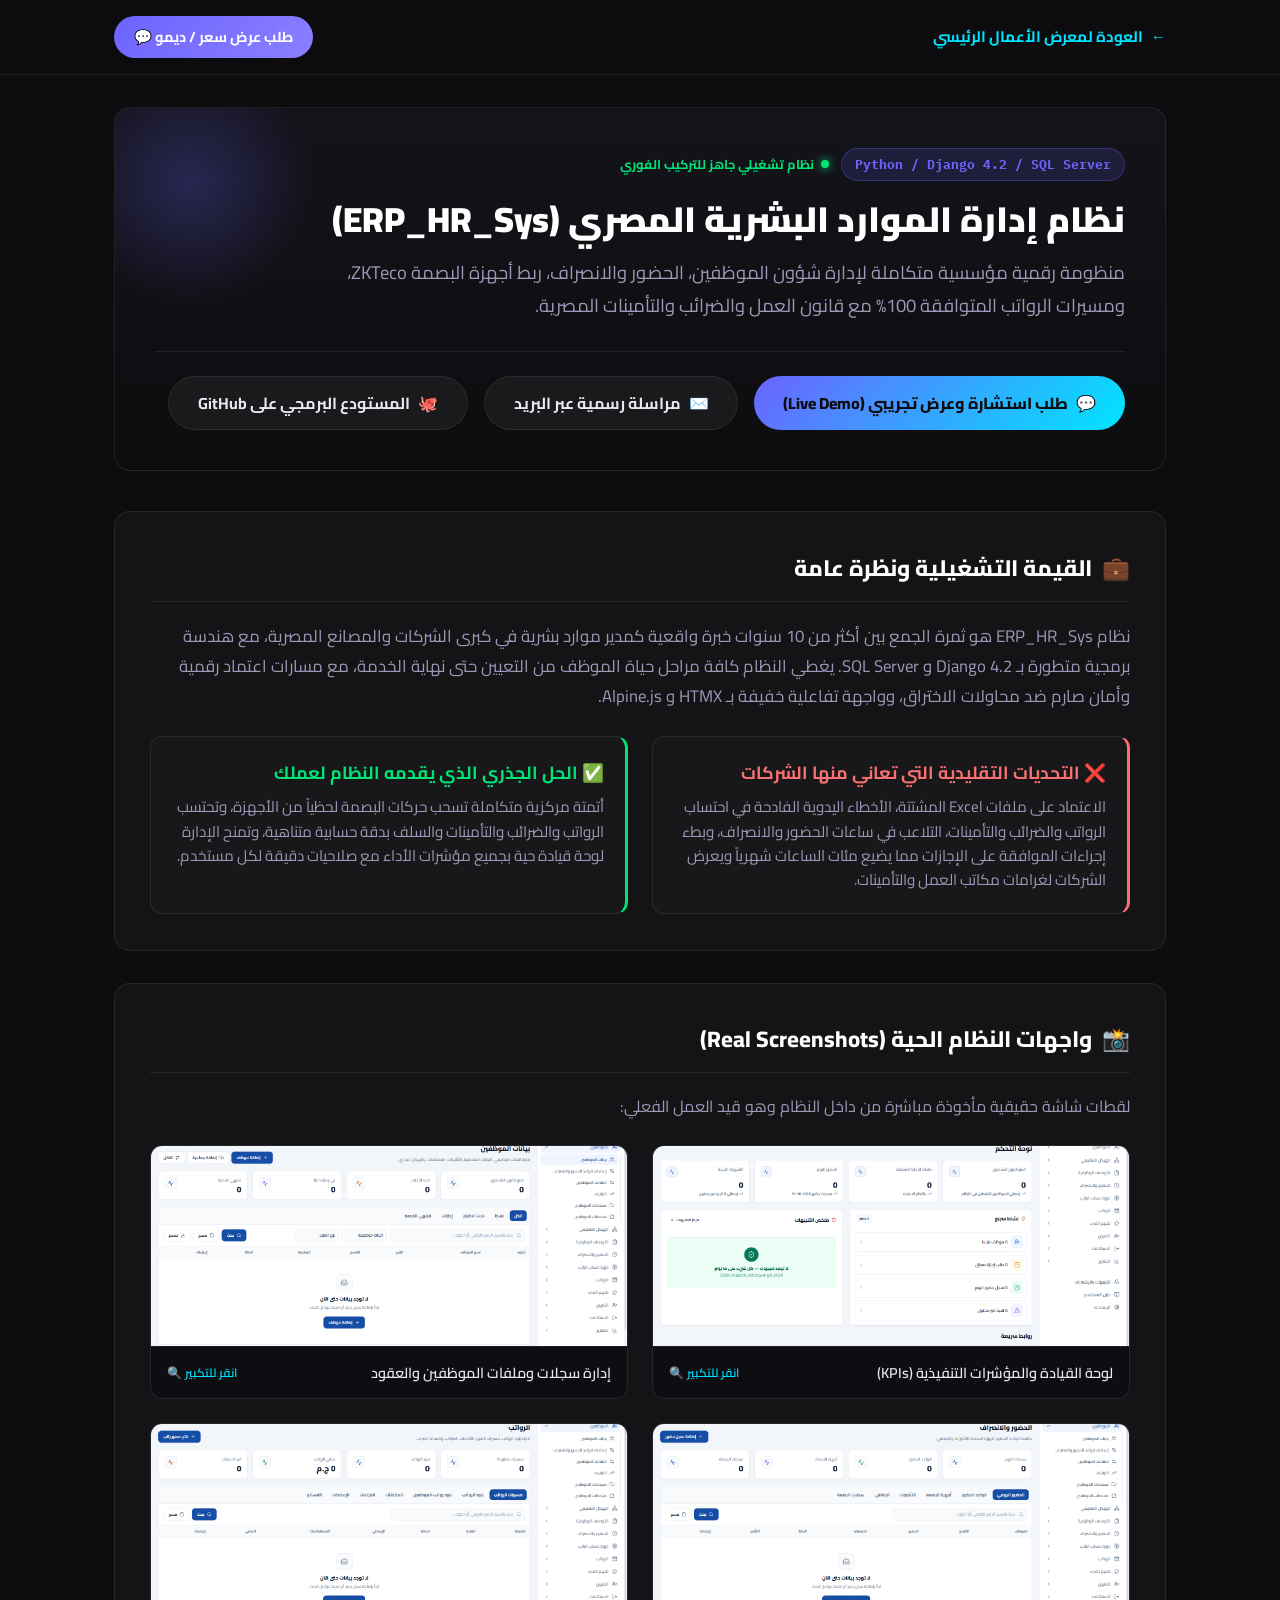
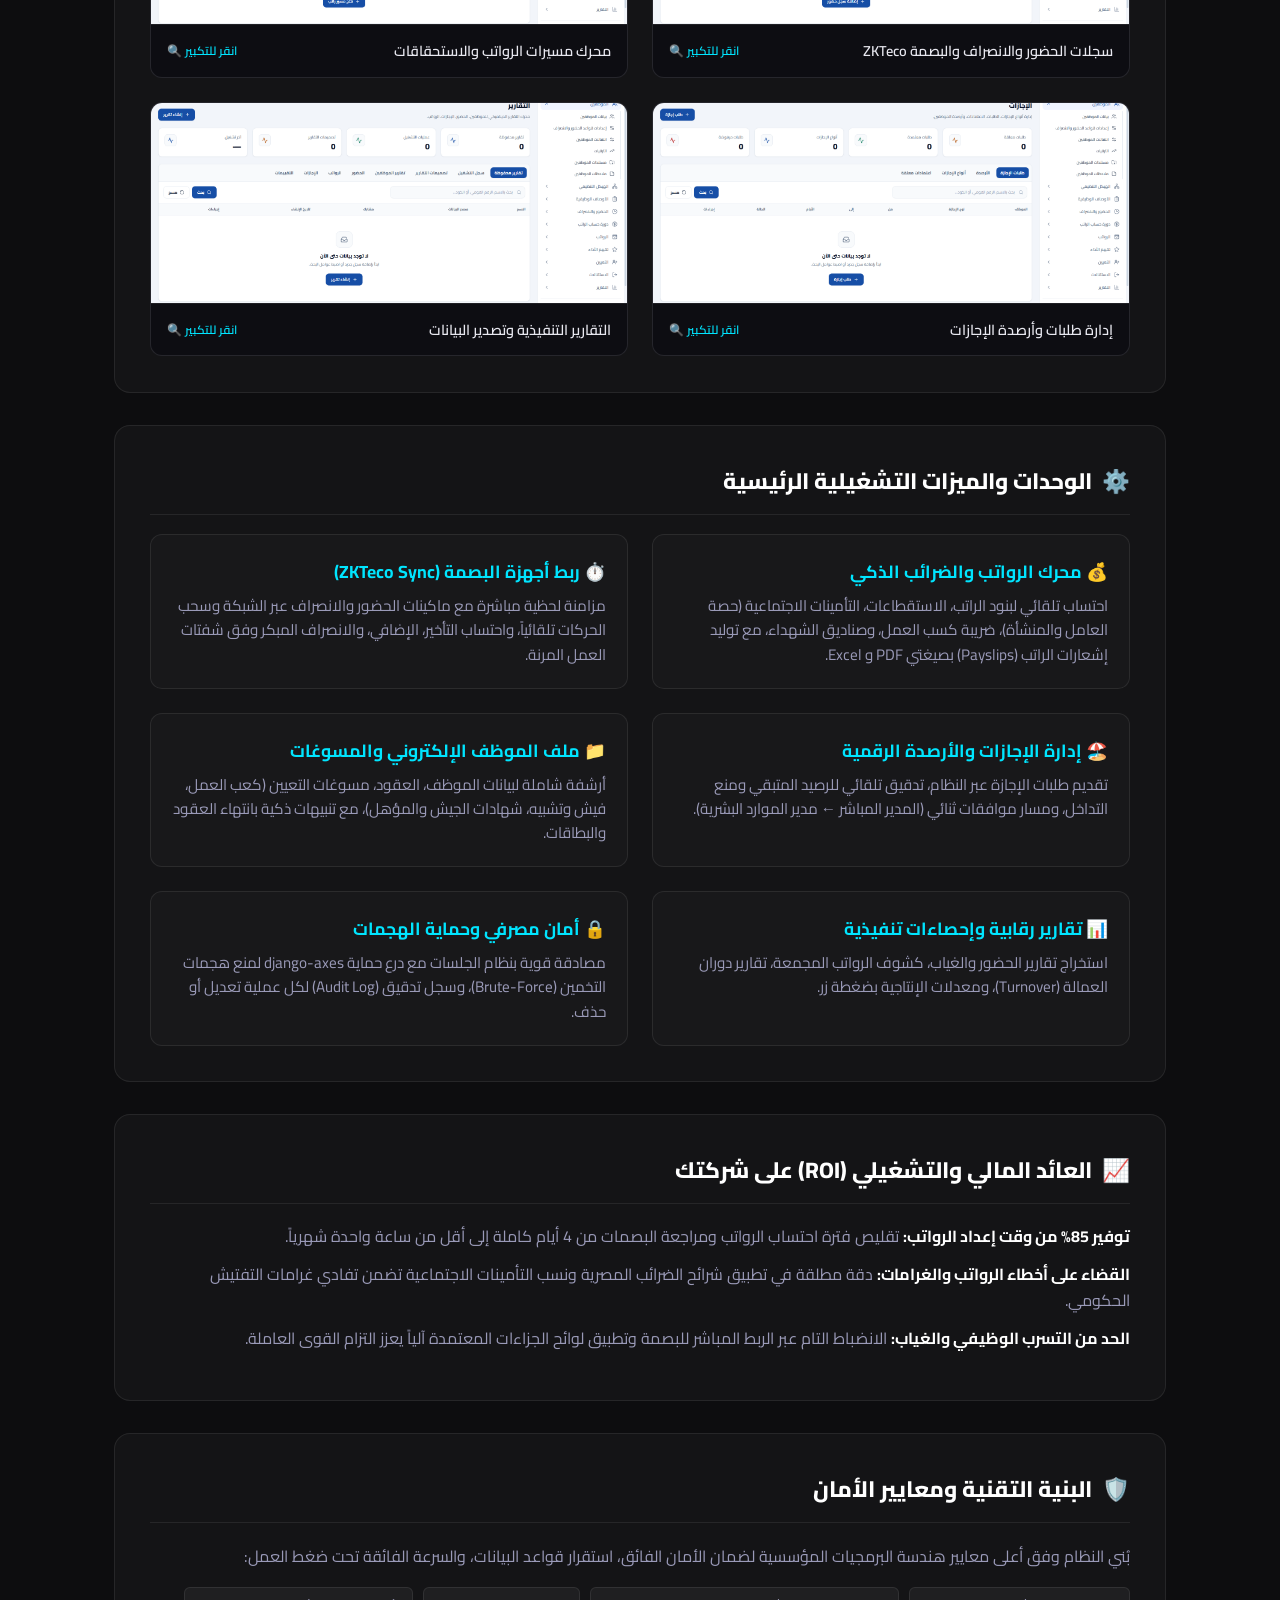
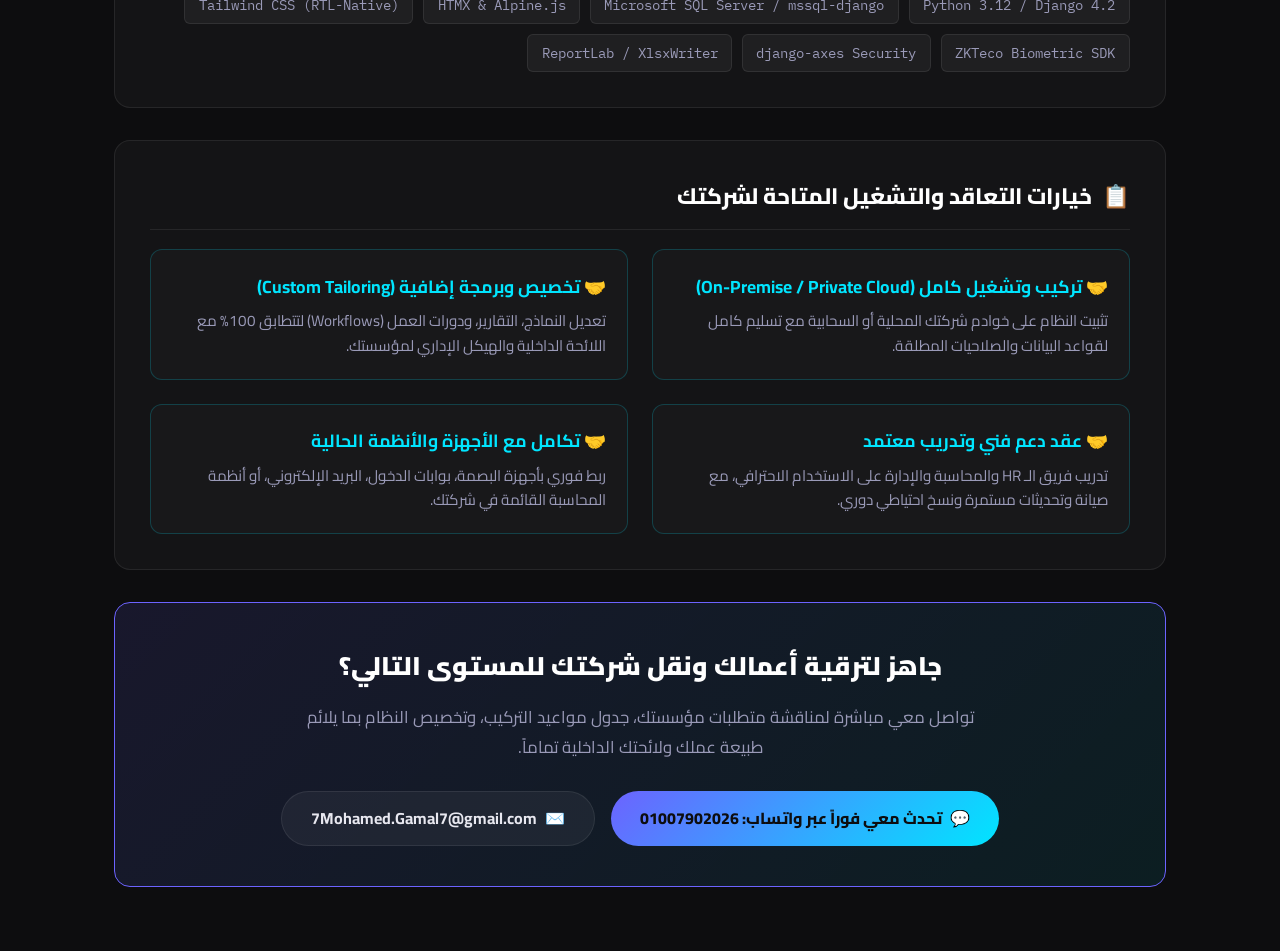
<file: projects/erp-hr-sys.html>
<!DOCTYPE html>
<html lang="ar" dir="rtl">
<head>
  <meta charset="UTF-8" />
  <meta name="viewport" content="width=device-width, initial-scale=1.0" />
  <title>نظام إدارة الموارد البشرية المصري (ERP_HR_Sys) | حلول برمجية احترافية للشركات</title>
  <link rel="stylesheet" href="../assets/project-details.css" />
  <meta name="description" content="منظومة رقمية مؤسسية متكاملة لإدارة شؤون الموظفين، الحضور والانصراف، ربط أجهزة البصمة ZKTeco، ومسيرات الرواتب المتوافقة 100% مع قانون العمل والضرائب والتأمينات المصرية." />
</head>
<body>

  <!-- Nav -->
  <nav class="p-nav">
    <div class="container p-nav-content">
      <a href="../index.html#projects" class="btn-back">
        <span>←</span> العودة لمعرض الأعمال الرئيسي
      </a>
      <div class="nav-actions">
        <a href="https://wa.me/201007902026?text=%D9%85%D8%B1%D8%AD%D8%A8%D8%A7%D9%8B%20%D8%A3%D8%B3%D8%AA%D8%A7%D8%B0%20%D9%85%D8%AD%D9%85%D8%AF%D8%8C%20%D8%A3%D9%86%D8%A7%20%D9%85%D9%87%D8%AA%D9%85%20%D8%A8%D8%A7%D9%84%D8%AD%D8%B5%D9%88%D9%84%20%D8%B9%D9%84%D9%89%20%D8%B9%D8%B1%D8%B6%20%D8%AA%D9%88%D8%B6%D9%8A%D8%AD%D9%8A%20%D9%88%D8%B3%D8%B9%D8%B1%20%D9%84%D9%86%D8%B8%D8%A7%D9%85%20%28%D9%86%D8%B8%D8%A7%D9%85%20%D8%A5%D8%AF%D8%A7%D8%B1%D8%A9%20%D8%A7%D9%84%D9%85%D9%88%D8%A7%D8%B1%D8%AF%20%D8%A7%D9%84%D8%A8%D8%B4%D8%B1%D9%8A%D8%A9%20%D8%A7%D9%84%D9%85%D8%B5%D8%B1%D9%8A%20%28ERP_HR_Sys%29%29." target="_blank" class="btn-contact">
          طلب عرض سعر / ديمو 💬
        </a>
      </div>
    </div>
  </nav>

  <main class="container">

    <!-- Header / Hero -->
    <header class="p-header">
      <div class="badge-row">
        <span class="tag-badge">Python / Django 4.2 / SQL Server</span>
        <span class="status-badge">نظام تشغيلي جاهز للتركيب الفوري</span>
      </div>
      <h1 class="p-title">نظام إدارة الموارد البشرية المصري (ERP_HR_Sys)</h1>
      <p class="p-tagline">منظومة رقمية مؤسسية متكاملة لإدارة شؤون الموظفين، الحضور والانصراف، ربط أجهزة البصمة ZKTeco، ومسيرات الرواتب المتوافقة 100% مع قانون العمل والضرائب والتأمينات المصرية.</p>
      
      <div class="client-cta-bar">
        <a href="https://wa.me/201007902026?text=%D9%85%D8%B1%D8%AD%D8%A8%D8%A7%D9%8B%20%D8%A3%D8%B3%D8%AA%D8%A7%D8%B0%20%D9%85%D8%AD%D9%85%D8%AF%D8%8C%20%D8%A3%D9%86%D8%A7%20%D9%85%D9%87%D8%AA%D9%85%20%D8%A8%D8%A7%D9%84%D8%AD%D8%B5%D9%88%D9%84%20%D8%B9%D9%84%D9%89%20%D8%B9%D8%B1%D8%B6%20%D8%AA%D9%88%D8%B6%D9%8A%D8%AD%D9%8A%20%D9%88%D8%B3%D8%B9%D8%B1%20%D9%84%D9%86%D8%B8%D8%A7%D9%85%20%28%D9%86%D8%B8%D8%A7%D9%85%20%D8%A5%D8%AF%D8%A7%D8%B1%D8%A9%20%D8%A7%D9%84%D9%85%D9%88%D8%A7%D8%B1%D8%AF%20%D8%A7%D9%84%D8%A8%D8%B4%D8%B1%D9%8A%D8%A9%20%D8%A7%D9%84%D9%85%D8%B5%D8%B1%D9%8A%20%28ERP_HR_Sys%29%29." target="_blank" class="btn-primary">
          <span>💬</span> طلب استشارة وعرض تجريبي (Live Demo)
        </a>
        <a href="mailto:7Mohamed.Gamal7@gmail.com?subject=طلب استفسار عن نظام نظام إدارة الموارد البشرية المصري (ERP_HR_Sys)" class="btn-secondary">
          <span>✉️</span> مراسلة رسمية عبر البريد
        </a>
        <a href="https://github.com/7MYWork7/ERP_HR_Sys" target="_blank" class="btn-secondary">
          <span>🐙</span> المستودع البرمجي على GitHub
        </a>
      </div>
    </header>

    <!-- Overview & Problem/Solution -->
    <section class="p-section">
      <h3 class="p-section-title"><span class="icon">💼</span> القيمة التشغيلية ونظرة عامة</h3>
      <p style="font-size: 1.05rem; color: var(--text-muted); margin-bottom: 1.5rem; line-height: 1.8;">
        نظام ERP_HR_Sys هو ثمرة الجمع بين أكثر من 10 سنوات خبرة واقعية كمدير موارد بشرية في كبرى الشركات والمصانع المصرية، مع هندسة برمجية متطورة بـ Django 4.2 و SQL Server. يغطي النظام كافة مراحل حياة الموظف من التعيين حتى نهاية الخدمة، مع مسارات اعتماد رقمية وأمان صارم ضد محاولات الاختراق، وواجهة تفاعلية خفيفة بـ HTMX و Alpine.js.
      </p>

      <div class="grid-2">
        <div class="feature-box" style="border-right: 3px solid #f87171;">
          <h4 style="color: #f87171;">❌ التحديات التقليدية التي تعاني منها الشركات</h4>
          <p>الاعتماد على ملفات Excel المشتتة، الأخطاء اليدوية الفادحة في احتساب الرواتب والضرائب والتأمينات، التلاعب في ساعات الحضور والانصراف، وبطء إجراءات الموافقة على الإجازات مما يضيع مئات الساعات شهرياً ويعرض الشركات لغرامات مكاتب العمل والتأمينات.</p>
        </div>
        <div class="feature-box" style="border-right: 3px solid var(--green);">
          <h4 style="color: var(--green);">✅ الحل الجذري الذي يقدمه النظام لعملك</h4>
          <p>أتمتة مركزية متكاملة تسحب حركات البصمة لحظياً من الأجهزة، وتحتسب الرواتب والضرائب والتأمينات والسلف بدقة حسابية متناهية، وتمنح الإدارة لوحة قيادة حية بجميع مؤشرات الأداء مع صلاحيات دقيقة لكل مستخدم.</p>
        </div>
      </div>
    </section>

    <!-- Real Screenshots (if available) -->
    
        <section class="p-section">
          <h3 class="p-section-title"><span class="icon">📸</span> واجهات النظام الحية (Real Screenshots)</h3>
          <p style="color: var(--text-muted); margin-bottom: 1.5rem;">لقطات شاشة حقيقية مأخوذة مباشرة من داخل النظام وهو قيد العمل الفعلي:</p>
          <div class="gallery-grid">
            
            <div class="gallery-item">
              <a href="../assets/screenshots/erp_hr_sys/dashboard.png" target="_blank">
                <img src="../assets/screenshots/erp_hr_sys/dashboard.png" alt="لوحة القيادة والمؤشرات التنفيذية (KPIs)" loading="lazy" />
              </a>
              <div class="gallery-caption">
                <span>لوحة القيادة والمؤشرات التنفيذية (KPIs)</span>
                <span style="font-size: 0.75rem; color: var(--accent2);">انقر للتكبير 🔍</span>
              </div>
            </div>
            
            <div class="gallery-item">
              <a href="../assets/screenshots/erp_hr_sys/employees.png" target="_blank">
                <img src="../assets/screenshots/erp_hr_sys/employees.png" alt="إدارة سجلات وملفات الموظفين والعقود" loading="lazy" />
              </a>
              <div class="gallery-caption">
                <span>إدارة سجلات وملفات الموظفين والعقود</span>
                <span style="font-size: 0.75rem; color: var(--accent2);">انقر للتكبير 🔍</span>
              </div>
            </div>
            
            <div class="gallery-item">
              <a href="../assets/screenshots/erp_hr_sys/attendance.png" target="_blank">
                <img src="../assets/screenshots/erp_hr_sys/attendance.png" alt="سجلات الحضور والانصراف والبصمة ZKTeco" loading="lazy" />
              </a>
              <div class="gallery-caption">
                <span>سجلات الحضور والانصراف والبصمة ZKTeco</span>
                <span style="font-size: 0.75rem; color: var(--accent2);">انقر للتكبير 🔍</span>
              </div>
            </div>
            
            <div class="gallery-item">
              <a href="../assets/screenshots/erp_hr_sys/payroll.png" target="_blank">
                <img src="../assets/screenshots/erp_hr_sys/payroll.png" alt="محرك مسيرات الرواتب والاستحقاقات" loading="lazy" />
              </a>
              <div class="gallery-caption">
                <span>محرك مسيرات الرواتب والاستحقاقات</span>
                <span style="font-size: 0.75rem; color: var(--accent2);">انقر للتكبير 🔍</span>
              </div>
            </div>
            
            <div class="gallery-item">
              <a href="../assets/screenshots/erp_hr_sys/leaves.png" target="_blank">
                <img src="../assets/screenshots/erp_hr_sys/leaves.png" alt="إدارة طلبات وأرصدة الإجازات" loading="lazy" />
              </a>
              <div class="gallery-caption">
                <span>إدارة طلبات وأرصدة الإجازات</span>
                <span style="font-size: 0.75rem; color: var(--accent2);">انقر للتكبير 🔍</span>
              </div>
            </div>
            
            <div class="gallery-item">
              <a href="../assets/screenshots/erp_hr_sys/reports.png" target="_blank">
                <img src="../assets/screenshots/erp_hr_sys/reports.png" alt="التقارير التنفيذية وتصدير البيانات" loading="lazy" />
              </a>
              <div class="gallery-caption">
                <span>التقارير التنفيذية وتصدير البيانات</span>
                <span style="font-size: 0.75rem; color: var(--accent2);">انقر للتكبير 🔍</span>
              </div>
            </div>
            
          </div>
        </section>
        

    <!-- Key Modules / Features -->
    <section class="p-section">
      <h3 class="p-section-title"><span class="icon">⚙️</span> الوحدات والميزات التشغيلية الرئيسية</h3>
      <div class="grid-2">
        
        <div class="feature-box">
          <h4>💰 محرك الرواتب والضرائب الذكي</h4>
          <p>احتساب تلقائي لبنود الراتب، الاستقطاعات، التأمينات الاجتماعية (حصة العامل والمنشأة)، ضريبة كسب العمل، وصناديق الشهداء، مع توليد إشعارات الراتب (Payslips) بصيغتي PDF و Excel.</p>
        </div>
        
        <div class="feature-box">
          <h4>⏱️ ربط أجهزة البصمة (ZKTeco Sync)</h4>
          <p>مزامنة لحظية مباشرة مع ماكينات الحضور والانصراف عبر الشبكة وسحب الحركات تلقائياً، واحتساب التأخير، الإضافي، والانصراف المبكر وفق شفتات العمل المرنة.</p>
        </div>
        
        <div class="feature-box">
          <h4>🏖️ إدارة الإجازات والأرصدة الرقمية</h4>
          <p>تقديم طلبات الإجازة عبر النظام، تدقيق تلقائي للرصيد المتبقي ومنع التداخل، ومسار موافقات ثنائي (المدير المباشر ← مدير الموارد البشرية).</p>
        </div>
        
        <div class="feature-box">
          <h4>📁 ملف الموظف الإلكتروني والمسوغات</h4>
          <p>أرشفة شاملة لبيانات الموظف، العقود، مسوغات التعيين (كعب العمل، فيش وتشبيه، شهادات الجيش والمؤهل)، مع تنبيهات ذكية بانتهاء العقود والبطاقات.</p>
        </div>
        
        <div class="feature-box">
          <h4>📊 تقارير رقابية وإحصاءات تنفيذية</h4>
          <p>استخراج تقارير الحضور والغياب، كشوف الرواتب المجمعة، تقارير دوران العمالة (Turnover)، ومعدلات الإنتاجية بضغطة زر.</p>
        </div>
        
        <div class="feature-box">
          <h4>🔒 أمان مصرفي وحماية الهجمات</h4>
          <p>مصادقة قوية بنظام الجلسات مع درع حماية django-axes لمنع هجمات التخمين (Brute-Force)، وسجل تدقيق (Audit Log) لكل عملية تعديل أو حذف.</p>
        </div>
        
      </div>
    </section>

    <!-- ROI & Business Value -->
    <section class="p-section">
      <h3 class="p-section-title"><span class="icon">📈</span> العائد المالي والتشغيلي (ROI) على شركتك</h3>
      <ul style="list-style-type: none; padding-right: 0;">
        <li style="margin-bottom: 0.8rem; color: var(--text-muted); line-height: 1.6;"><strong style="color: #fff; font-size: 1rem;">توفير 85% من وقت إعداد الرواتب:</strong> تقليص فترة احتساب الرواتب ومراجعة البصمات من 4 أيام كاملة إلى أقل من ساعة واحدة شهرياً.</li><li style="margin-bottom: 0.8rem; color: var(--text-muted); line-height: 1.6;"><strong style="color: #fff; font-size: 1rem;">القضاء على أخطاء الرواتب والغرامات:</strong> دقة مطلقة في تطبيق شرائح الضرائب المصرية ونسب التأمينات الاجتماعية تضمن تفادي غرامات التفتيش الحكومي.</li><li style="margin-bottom: 0.8rem; color: var(--text-muted); line-height: 1.6;"><strong style="color: #fff; font-size: 1rem;">الحد من التسرب الوظيفي والغياب:</strong> الانضباط التام عبر الربط المباشر للبصمة وتطبيق لوائح الجزاءات المعتمدة آلياً يعزز التزام القوى العاملة.</li>
      </ul>
    </section>

    <!-- Technical Specs -->
    <section class="p-section">
      <h3 class="p-section-title"><span class="icon">🛡️</span> البنية التقنية ومعايير الأمان</h3>
      <p style="color: var(--text-muted); margin-bottom: 0.8rem;">
        بُني النظام وفق أعلى معايير هندسة البرمجيات المؤسسية لضمان الأمان الفائق، استقرار قواعد البيانات، والسرعة الفائقة تحت ضغط العمل:
      </p>
      <div class="tech-pills">
        <span class="tech-pill">Python 3.12 / Django 4.2</span><span class="tech-pill">Microsoft SQL Server / mssql-django</span><span class="tech-pill">HTMX & Alpine.js</span><span class="tech-pill">Tailwind CSS (RTL-Native)</span><span class="tech-pill">ZKTeco Biometric SDK</span><span class="tech-pill">django-axes Security</span><span class="tech-pill">ReportLab / XlsxWriter</span>
      </div>
    </section>

    <!-- Contracting & Delivery Models -->
    <section class="p-section">
      <h3 class="p-section-title"><span class="icon">📋</span> خيارات التعاقد والتشغيل المتاحة لشركتك</h3>
      <div class="grid-2">
        
        <div class="feature-box" style="border-color: rgba(0,229,255,0.2);">
          <h4 style="color: var(--accent2);">🤝 تركيب وتشغيل كامل (On-Premise / Private Cloud)</h4>
          <p>تثبيت النظام على خوادم شركتك المحلية أو السحابية مع تسليم كامل لقواعد البيانات والصلاحيات المطلقة.</p>
        </div>
        
        <div class="feature-box" style="border-color: rgba(0,229,255,0.2);">
          <h4 style="color: var(--accent2);">🤝 تخصيص وبرمجة إضافية (Custom Tailoring)</h4>
          <p>تعديل النماذج، التقارير، ودورات العمل (Workflows) لتتطابق 100% مع اللائحة الداخلية والهيكل الإداري لمؤسستك.</p>
        </div>
        
        <div class="feature-box" style="border-color: rgba(0,229,255,0.2);">
          <h4 style="color: var(--accent2);">🤝 عقد دعم فني وتدريب معتمد</h4>
          <p>تدريب فريق الـ HR والمحاسبة والإدارة على الاستخدام الاحترافي، مع صيانة وتحديثات مستمرة ونسخ احتياطي دوري.</p>
        </div>
        
        <div class="feature-box" style="border-color: rgba(0,229,255,0.2);">
          <h4 style="color: var(--accent2);">🤝 تكامل مع الأجهزة والأنظمة الحالية</h4>
          <p>ربط فوري بأجهزة البصمة، بوابات الدخول، البريد الإلكتروني، أو أنظمة المحاسبة القائمة في شركتك.</p>
        </div>
        
      </div>
    </section>

    <!-- Final CTA -->
    <div class="deal-box">
      <h3>جاهز لترقية أعمالك ونقل شركتك للمستوى التالي؟</h3>
      <p>تواصل معي مباشرة لمناقشة متطلبات مؤسستك، جدول مواعيد التركيب، وتخصيص النظام بما يلائم طبيعة عملك ولائحتك الداخلية تماماً.</p>
      <div class="deal-buttons">
        <a href="https://wa.me/201007902026?text=%D9%85%D8%B1%D8%AD%D8%A8%D8%A7%D9%8B%20%D8%A3%D8%B3%D8%AA%D8%A7%D8%B0%20%D9%85%D8%AD%D9%85%D8%AF%D8%8C%20%D8%A3%D9%86%D8%A7%20%D9%85%D9%87%D8%AA%D9%85%20%D8%A8%D8%A7%D9%84%D8%AD%D8%B5%D9%88%D9%84%20%D8%B9%D9%84%D9%89%20%D8%B9%D8%B1%D8%B6%20%D8%AA%D9%88%D8%B6%D9%8A%D8%AD%D9%8A%20%D9%88%D8%B3%D8%B9%D8%B1%20%D9%84%D9%86%D8%B8%D8%A7%D9%85%20%28%D9%86%D8%B8%D8%A7%D9%85%20%D8%A5%D8%AF%D8%A7%D8%B1%D8%A9%20%D8%A7%D9%84%D9%85%D9%88%D8%A7%D8%B1%D8%AF%20%D8%A7%D9%84%D8%A8%D8%B4%D8%B1%D9%8A%D8%A9%20%D8%A7%D9%84%D9%85%D8%B5%D8%B1%D9%8A%20%28ERP_HR_Sys%29%29." target="_blank" class="btn-primary">
          <span>💬</span> تحدث معي فوراً عبر واتساب: 01007902026
        </a>
        <a href="mailto:7Mohamed.Gamal7@gmail.com?subject=تعاقد على نظام نظام إدارة الموارد البشرية المصري (ERP_HR_Sys)" class="btn-secondary">
          <span>✉️</span> 7Mohamed.Gamal7@gmail.com
        </a>
      </div>
    </div>

  </main>

</body>
</html>
</file>
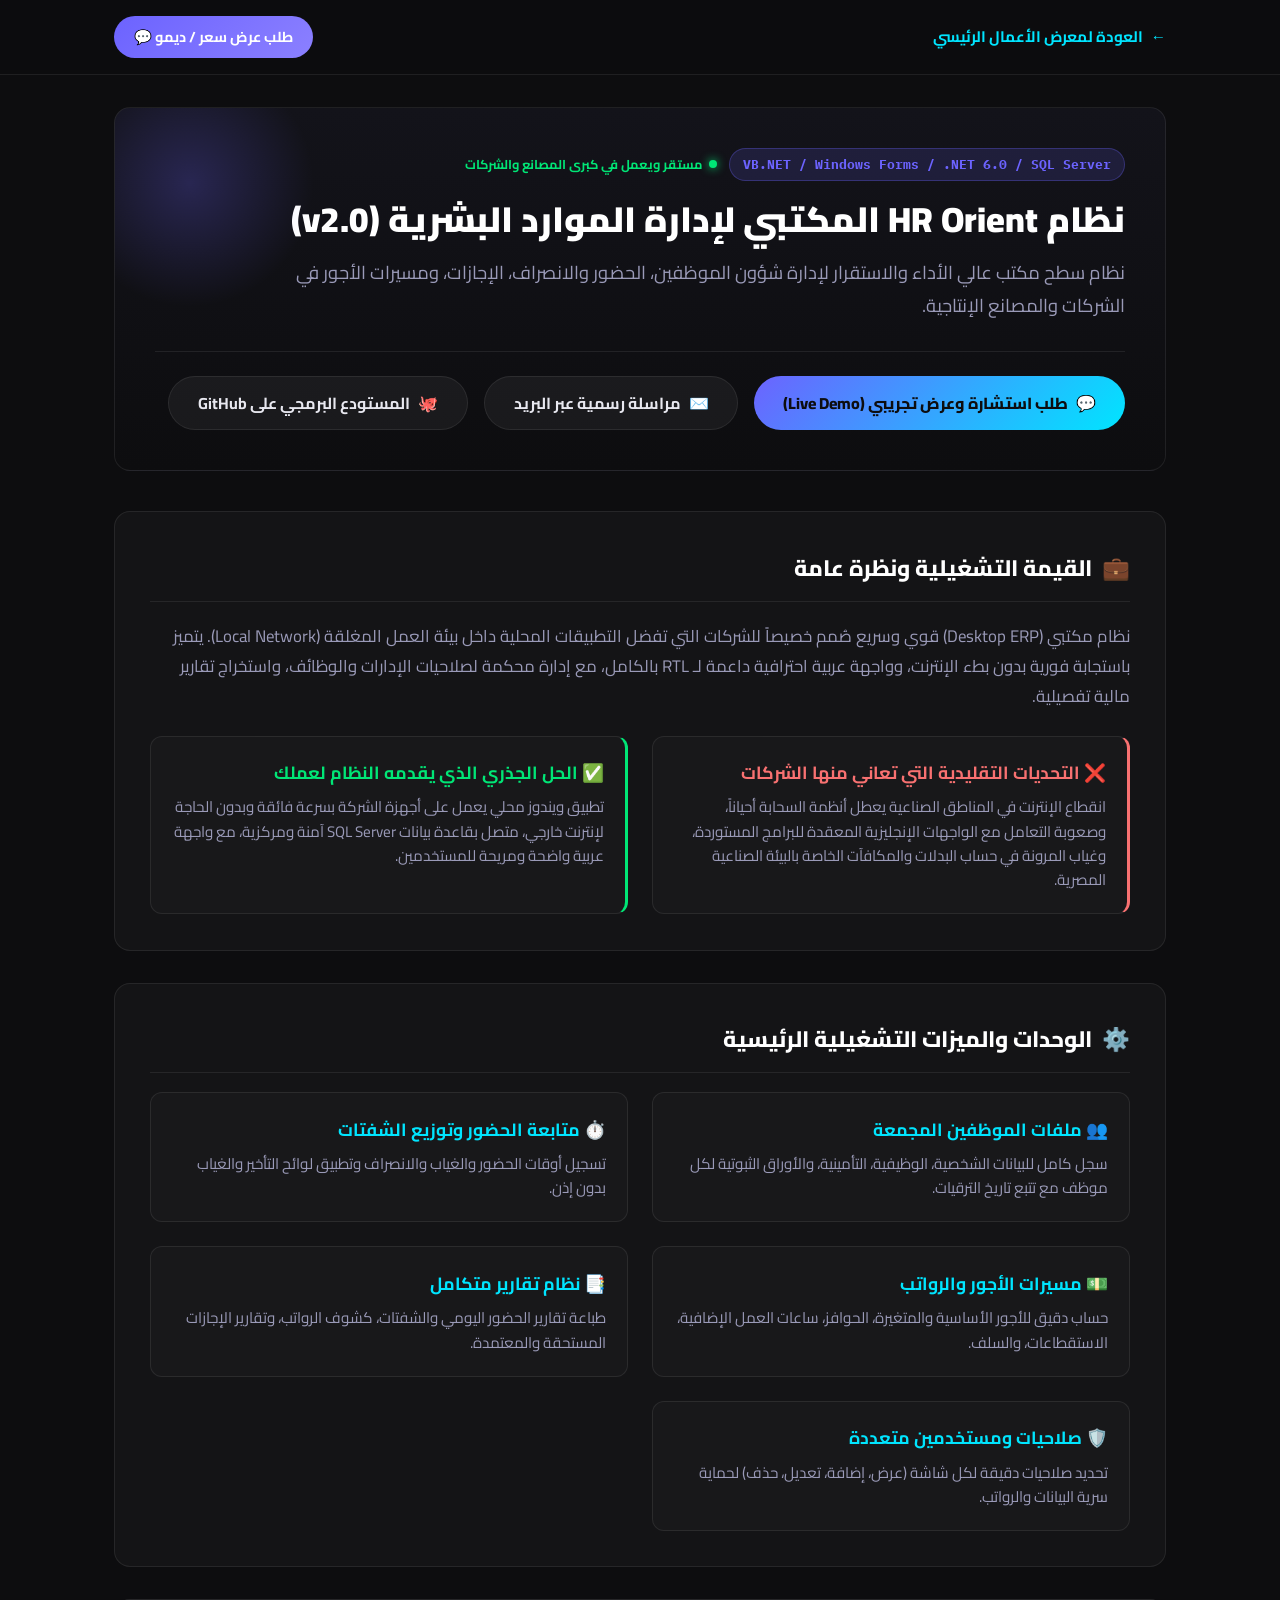
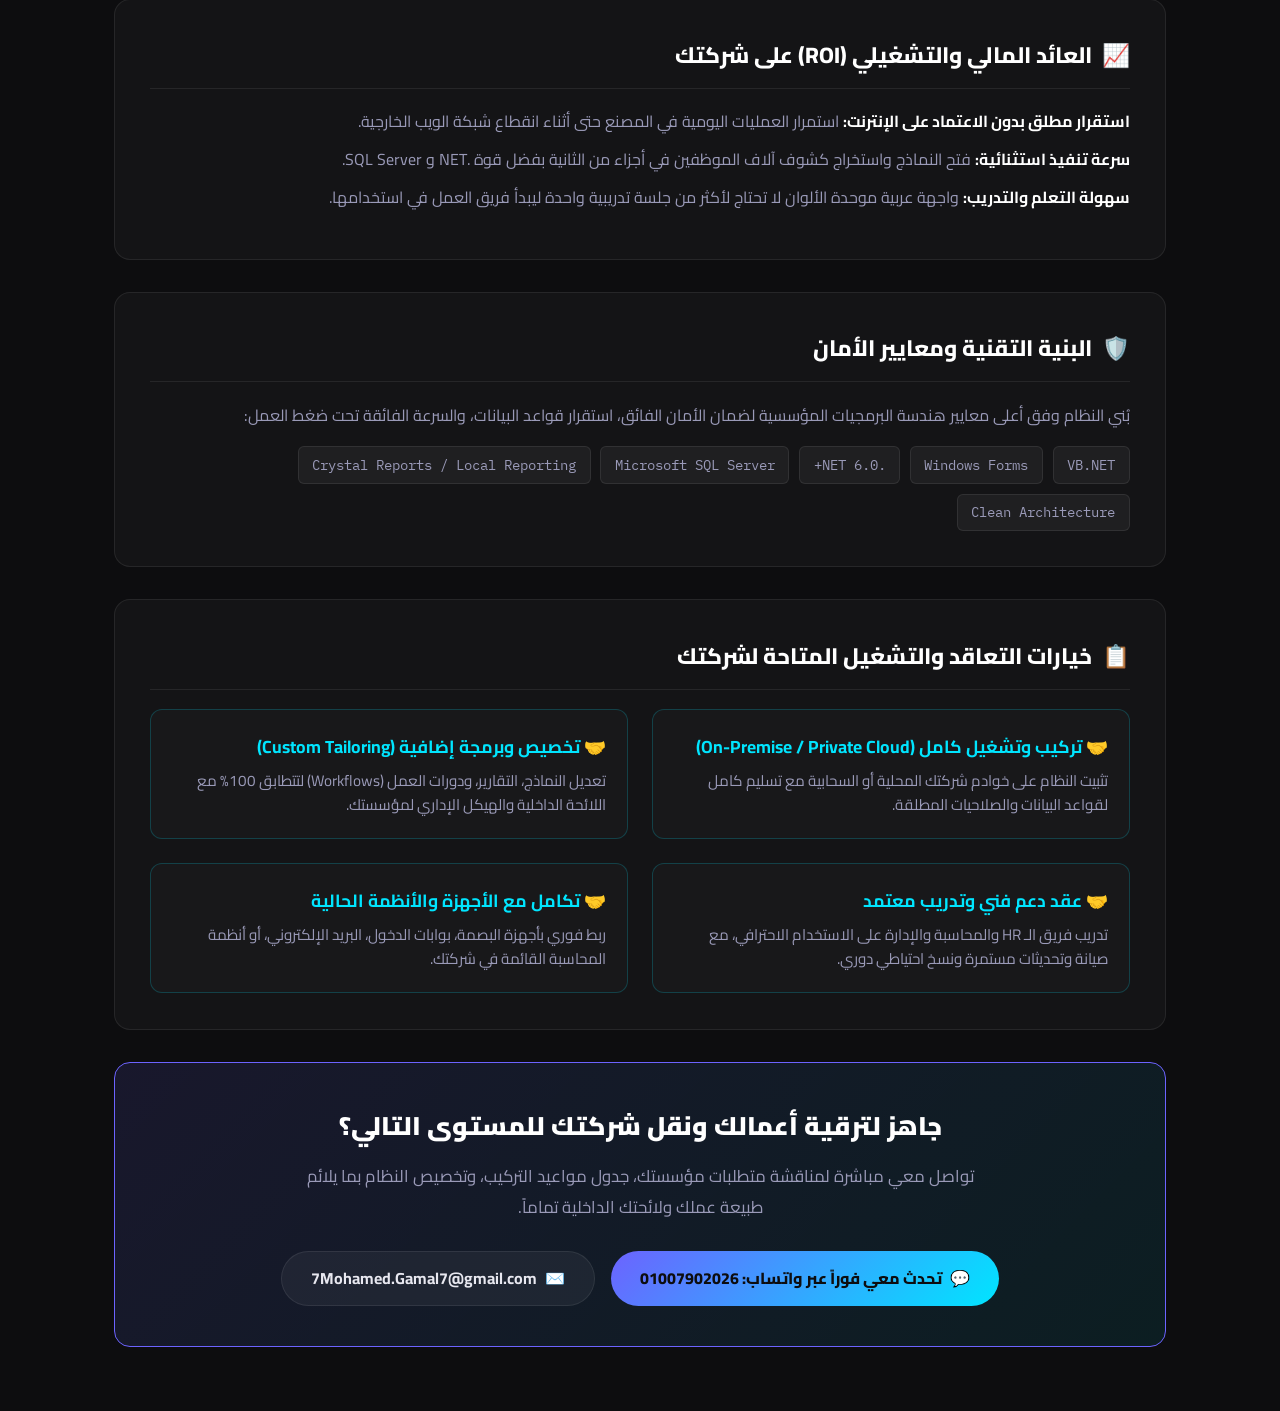
<file: projects/hr-orient-sys-vb.html>
<!DOCTYPE html>
<html lang="ar" dir="rtl">
<head>
  <meta charset="UTF-8" />
  <meta name="viewport" content="width=device-width, initial-scale=1.0" />
  <title>نظام HR Orient المكتبي لإدارة الموارد البشرية (v2.0) | حلول برمجية احترافية للشركات</title>
  <link rel="stylesheet" href="../assets/project-details.css" />
  <meta name="description" content="نظام سطح مكتب عالي الأداء والاستقرار لإدارة شؤون الموظفين، الحضور والانصراف، الإجازات، ومسيرات الأجور في الشركات والمصانع الإنتاجية." />
</head>
<body>

  <!-- Nav -->
  <nav class="p-nav">
    <div class="container p-nav-content">
      <a href="../index.html#projects" class="btn-back">
        <span>←</span> العودة لمعرض الأعمال الرئيسي
      </a>
      <div class="nav-actions">
        <a href="https://wa.me/201007902026?text=%D9%85%D8%B1%D8%AD%D8%A8%D8%A7%D9%8B%20%D8%A3%D8%B3%D8%AA%D8%A7%D8%B0%20%D9%85%D8%AD%D9%85%D8%AF%D8%8C%20%D8%A3%D9%86%D8%A7%20%D9%85%D9%87%D8%AA%D9%85%20%D8%A8%D8%A7%D9%84%D8%AD%D8%B5%D9%88%D9%84%20%D8%B9%D9%84%D9%89%20%D8%B9%D8%B1%D8%B6%20%D8%AA%D9%88%D8%B6%D9%8A%D8%AD%D9%8A%20%D9%88%D8%B3%D8%B9%D8%B1%20%D9%84%D9%86%D8%B8%D8%A7%D9%85%20%28%D9%86%D8%B8%D8%A7%D9%85%20HR%20Orient%20%D8%A7%D9%84%D9%85%D9%83%D8%AA%D8%A8%D9%8A%20%D9%84%D8%A5%D8%AF%D8%A7%D8%B1%D8%A9%20%D8%A7%D9%84%D9%85%D9%88%D8%A7%D8%B1%D8%AF%20%D8%A7%D9%84%D8%A8%D8%B4%D8%B1%D9%8A%D8%A9%20%28v2.0%29%29." target="_blank" class="btn-contact">
          طلب عرض سعر / ديمو 💬
        </a>
      </div>
    </div>
  </nav>

  <main class="container">

    <!-- Header / Hero -->
    <header class="p-header">
      <div class="badge-row">
        <span class="tag-badge">VB.NET / Windows Forms / .NET 6.0 / SQL Server</span>
        <span class="status-badge">مستقر ويعمل في كبرى المصانع والشركات</span>
      </div>
      <h1 class="p-title">نظام HR Orient المكتبي لإدارة الموارد البشرية (v2.0)</h1>
      <p class="p-tagline">نظام سطح مكتب عالي الأداء والاستقرار لإدارة شؤون الموظفين، الحضور والانصراف، الإجازات، ومسيرات الأجور في الشركات والمصانع الإنتاجية.</p>
      
      <div class="client-cta-bar">
        <a href="https://wa.me/201007902026?text=%D9%85%D8%B1%D8%AD%D8%A8%D8%A7%D9%8B%20%D8%A3%D8%B3%D8%AA%D8%A7%D8%B0%20%D9%85%D8%AD%D9%85%D8%AF%D8%8C%20%D8%A3%D9%86%D8%A7%20%D9%85%D9%87%D8%AA%D9%85%20%D8%A8%D8%A7%D9%84%D8%AD%D8%B5%D9%88%D9%84%20%D8%B9%D9%84%D9%89%20%D8%B9%D8%B1%D8%B6%20%D8%AA%D9%88%D8%B6%D9%8A%D8%AD%D9%8A%20%D9%88%D8%B3%D8%B9%D8%B1%20%D9%84%D9%86%D8%B8%D8%A7%D9%85%20%28%D9%86%D8%B8%D8%A7%D9%85%20HR%20Orient%20%D8%A7%D9%84%D9%85%D9%83%D8%AA%D8%A8%D9%8A%20%D9%84%D8%A5%D8%AF%D8%A7%D8%B1%D8%A9%20%D8%A7%D9%84%D9%85%D9%88%D8%A7%D8%B1%D8%AF%20%D8%A7%D9%84%D8%A8%D8%B4%D8%B1%D9%8A%D8%A9%20%28v2.0%29%29." target="_blank" class="btn-primary">
          <span>💬</span> طلب استشارة وعرض تجريبي (Live Demo)
        </a>
        <a href="mailto:7Mohamed.Gamal7@gmail.com?subject=طلب استفسار عن نظام نظام HR Orient المكتبي لإدارة الموارد البشرية (v2.0)" class="btn-secondary">
          <span>✉️</span> مراسلة رسمية عبر البريد
        </a>
        <a href="https://github.com/7Mohamed-Gamal/HR_Orient_Sys_VB" target="_blank" class="btn-secondary">
          <span>🐙</span> المستودع البرمجي على GitHub
        </a>
      </div>
    </header>

    <!-- Overview & Problem/Solution -->
    <section class="p-section">
      <h3 class="p-section-title"><span class="icon">💼</span> القيمة التشغيلية ونظرة عامة</h3>
      <p style="font-size: 1.05rem; color: var(--text-muted); margin-bottom: 1.5rem; line-height: 1.8;">
        نظام مكتبي (Desktop ERP) قوي وسريع صُمم خصيصاً للشركات التي تفضل التطبيقات المحلية داخل بيئة العمل المغلقة (Local Network). يتميز باستجابة فورية بدون بطء الإنترنت، وواجهة عربية احترافية داعمة لـ RTL بالكامل، مع إدارة محكمة لصلاحيات الإدارات والوظائف، واستخراج تقارير مالية تفصيلية.
      </p>

      <div class="grid-2">
        <div class="feature-box" style="border-right: 3px solid #f87171;">
          <h4 style="color: #f87171;">❌ التحديات التقليدية التي تعاني منها الشركات</h4>
          <p>انقطاع الإنترنت في المناطق الصناعية يعطل أنظمة السحابة أحياناً، وصعوبة التعامل مع الواجهات الإنجليزية المعقدة للبرامج المستوردة، وغياب المرونة في حساب البدلات والمكافآت الخاصة بالبيئة الصناعية المصرية.</p>
        </div>
        <div class="feature-box" style="border-right: 3px solid var(--green);">
          <h4 style="color: var(--green);">✅ الحل الجذري الذي يقدمه النظام لعملك</h4>
          <p>تطبيق ويندوز محلي يعمل على أجهزة الشركة بسرعة فائقة وبدون الحاجة لإنترنت خارجي، متصل بقاعدة بيانات SQL Server آمنة ومركزية، مع واجهة عربية واضحة ومريحة للمستخدمين.</p>
        </div>
      </div>
    </section>

    <!-- Real Screenshots (if available) -->
    

    <!-- Key Modules / Features -->
    <section class="p-section">
      <h3 class="p-section-title"><span class="icon">⚙️</span> الوحدات والميزات التشغيلية الرئيسية</h3>
      <div class="grid-2">
        
        <div class="feature-box">
          <h4>👥 ملفات الموظفين المجمعة</h4>
          <p>سجل كامل للبيانات الشخصية، الوظيفية، التأمينية، والأوراق الثبوتية لكل موظف مع تتبع تاريخ الترقيات.</p>
        </div>
        
        <div class="feature-box">
          <h4>⏱️ متابعة الحضور وتوزيع الشفتات</h4>
          <p>تسجيل أوقات الحضور والغياب والانصراف وتطبيق لوائح التأخير والغياب بدون إذن.</p>
        </div>
        
        <div class="feature-box">
          <h4>💵 مسيرات الأجور والرواتب</h4>
          <p>حساب دقيق للأجور الأساسية والمتغيرة، الحوافز، ساعات العمل الإضافية، الاستقطاعات، والسلف.</p>
        </div>
        
        <div class="feature-box">
          <h4>📑 نظام تقارير متكامل</h4>
          <p>طباعة تقارير الحضور اليومي والشفتات، كشوف الرواتب، وتقارير الإجازات المستحقة والمعتمدة.</p>
        </div>
        
        <div class="feature-box">
          <h4>🛡️ صلاحيات ومستخدمين متعددة</h4>
          <p>تحديد صلاحيات دقيقة لكل شاشة (عرض، إضافة، تعديل، حذف) لحماية سرية البيانات والرواتب.</p>
        </div>
        
      </div>
    </section>

    <!-- ROI & Business Value -->
    <section class="p-section">
      <h3 class="p-section-title"><span class="icon">📈</span> العائد المالي والتشغيلي (ROI) على شركتك</h3>
      <ul style="list-style-type: none; padding-right: 0;">
        <li style="margin-bottom: 0.8rem; color: var(--text-muted); line-height: 1.6;"><strong style="color: #fff; font-size: 1rem;">استقرار مطلق بدون الاعتماد على الإنترنت:</strong> استمرار العمليات اليومية في المصنع حتى أثناء انقطاع شبكة الويب الخارجية.</li><li style="margin-bottom: 0.8rem; color: var(--text-muted); line-height: 1.6;"><strong style="color: #fff; font-size: 1rem;">سرعة تنفيذ استثنائية:</strong> فتح النماذج واستخراج كشوف آلاف الموظفين في أجزاء من الثانية بفضل قوة .NET و SQL Server.</li><li style="margin-bottom: 0.8rem; color: var(--text-muted); line-height: 1.6;"><strong style="color: #fff; font-size: 1rem;">سهولة التعلم والتدريب:</strong> واجهة عربية موحدة الألوان لا تحتاج لأكثر من جلسة تدريبية واحدة ليبدأ فريق العمل في استخدامها.</li>
      </ul>
    </section>

    <!-- Technical Specs -->
    <section class="p-section">
      <h3 class="p-section-title"><span class="icon">🛡️</span> البنية التقنية ومعايير الأمان</h3>
      <p style="color: var(--text-muted); margin-bottom: 0.8rem;">
        بُني النظام وفق أعلى معايير هندسة البرمجيات المؤسسية لضمان الأمان الفائق، استقرار قواعد البيانات، والسرعة الفائقة تحت ضغط العمل:
      </p>
      <div class="tech-pills">
        <span class="tech-pill">VB.NET</span><span class="tech-pill">Windows Forms</span><span class="tech-pill">.NET 6.0+</span><span class="tech-pill">Microsoft SQL Server</span><span class="tech-pill">Crystal Reports / Local Reporting</span><span class="tech-pill">Clean Architecture</span>
      </div>
    </section>

    <!-- Contracting & Delivery Models -->
    <section class="p-section">
      <h3 class="p-section-title"><span class="icon">📋</span> خيارات التعاقد والتشغيل المتاحة لشركتك</h3>
      <div class="grid-2">
        
        <div class="feature-box" style="border-color: rgba(0,229,255,0.2);">
          <h4 style="color: var(--accent2);">🤝 تركيب وتشغيل كامل (On-Premise / Private Cloud)</h4>
          <p>تثبيت النظام على خوادم شركتك المحلية أو السحابية مع تسليم كامل لقواعد البيانات والصلاحيات المطلقة.</p>
        </div>
        
        <div class="feature-box" style="border-color: rgba(0,229,255,0.2);">
          <h4 style="color: var(--accent2);">🤝 تخصيص وبرمجة إضافية (Custom Tailoring)</h4>
          <p>تعديل النماذج، التقارير، ودورات العمل (Workflows) لتتطابق 100% مع اللائحة الداخلية والهيكل الإداري لمؤسستك.</p>
        </div>
        
        <div class="feature-box" style="border-color: rgba(0,229,255,0.2);">
          <h4 style="color: var(--accent2);">🤝 عقد دعم فني وتدريب معتمد</h4>
          <p>تدريب فريق الـ HR والمحاسبة والإدارة على الاستخدام الاحترافي، مع صيانة وتحديثات مستمرة ونسخ احتياطي دوري.</p>
        </div>
        
        <div class="feature-box" style="border-color: rgba(0,229,255,0.2);">
          <h4 style="color: var(--accent2);">🤝 تكامل مع الأجهزة والأنظمة الحالية</h4>
          <p>ربط فوري بأجهزة البصمة، بوابات الدخول، البريد الإلكتروني، أو أنظمة المحاسبة القائمة في شركتك.</p>
        </div>
        
      </div>
    </section>

    <!-- Final CTA -->
    <div class="deal-box">
      <h3>جاهز لترقية أعمالك ونقل شركتك للمستوى التالي؟</h3>
      <p>تواصل معي مباشرة لمناقشة متطلبات مؤسستك، جدول مواعيد التركيب، وتخصيص النظام بما يلائم طبيعة عملك ولائحتك الداخلية تماماً.</p>
      <div class="deal-buttons">
        <a href="https://wa.me/201007902026?text=%D9%85%D8%B1%D8%AD%D8%A8%D8%A7%D9%8B%20%D8%A3%D8%B3%D8%AA%D8%A7%D8%B0%20%D9%85%D8%AD%D9%85%D8%AF%D8%8C%20%D8%A3%D9%86%D8%A7%20%D9%85%D9%87%D8%AA%D9%85%20%D8%A8%D8%A7%D9%84%D8%AD%D8%B5%D9%88%D9%84%20%D8%B9%D9%84%D9%89%20%D8%B9%D8%B1%D8%B6%20%D8%AA%D9%88%D8%B6%D9%8A%D8%AD%D9%8A%20%D9%88%D8%B3%D8%B9%D8%B1%20%D9%84%D9%86%D8%B8%D8%A7%D9%85%20%28%D9%86%D8%B8%D8%A7%D9%85%20HR%20Orient%20%D8%A7%D9%84%D9%85%D9%83%D8%AA%D8%A8%D9%8A%20%D9%84%D8%A5%D8%AF%D8%A7%D8%B1%D8%A9%20%D8%A7%D9%84%D9%85%D9%88%D8%A7%D8%B1%D8%AF%20%D8%A7%D9%84%D8%A8%D8%B4%D8%B1%D9%8A%D8%A9%20%28v2.0%29%29." target="_blank" class="btn-primary">
          <span>💬</span> تحدث معي فوراً عبر واتساب: 01007902026
        </a>
        <a href="mailto:7Mohamed.Gamal7@gmail.com?subject=تعاقد على نظام نظام HR Orient المكتبي لإدارة الموارد البشرية (v2.0)" class="btn-secondary">
          <span>✉️</span> 7Mohamed.Gamal7@gmail.com
        </a>
      </div>
    </div>

  </main>

</body>
</html>
</file>
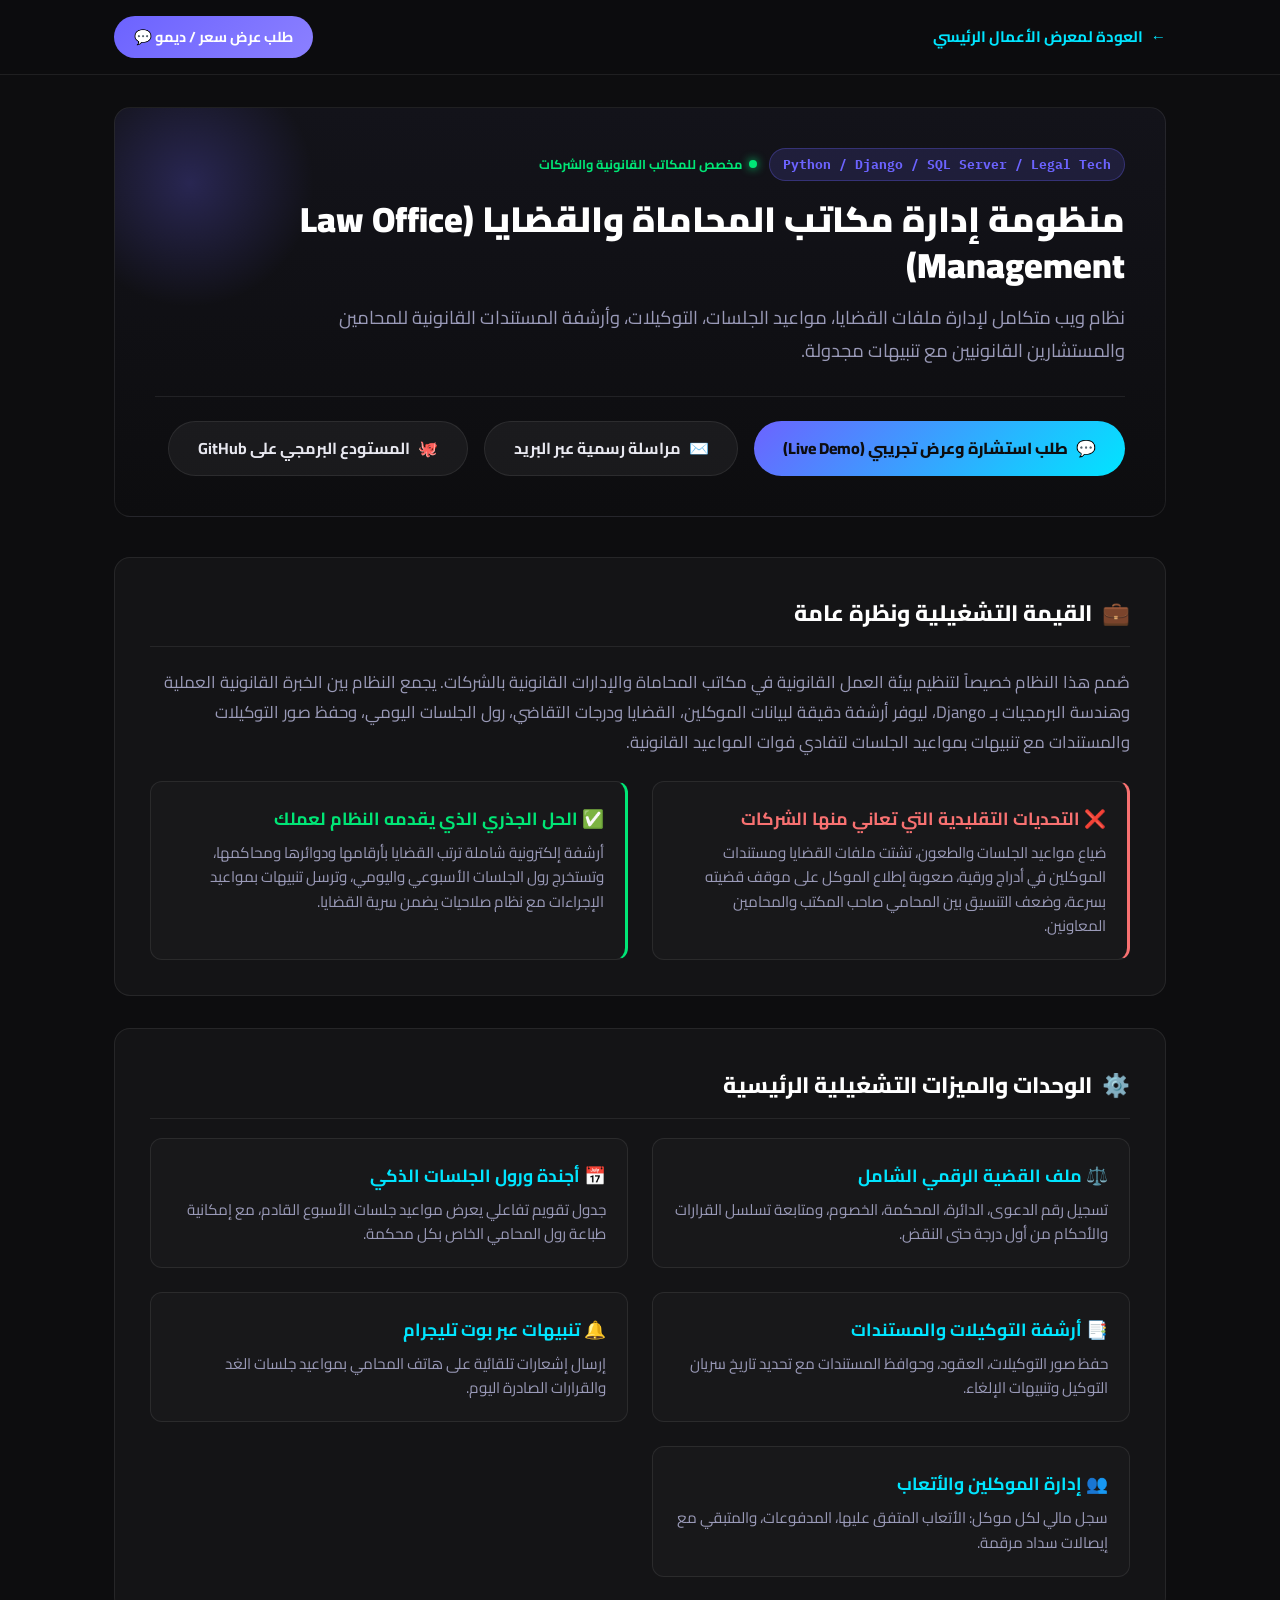
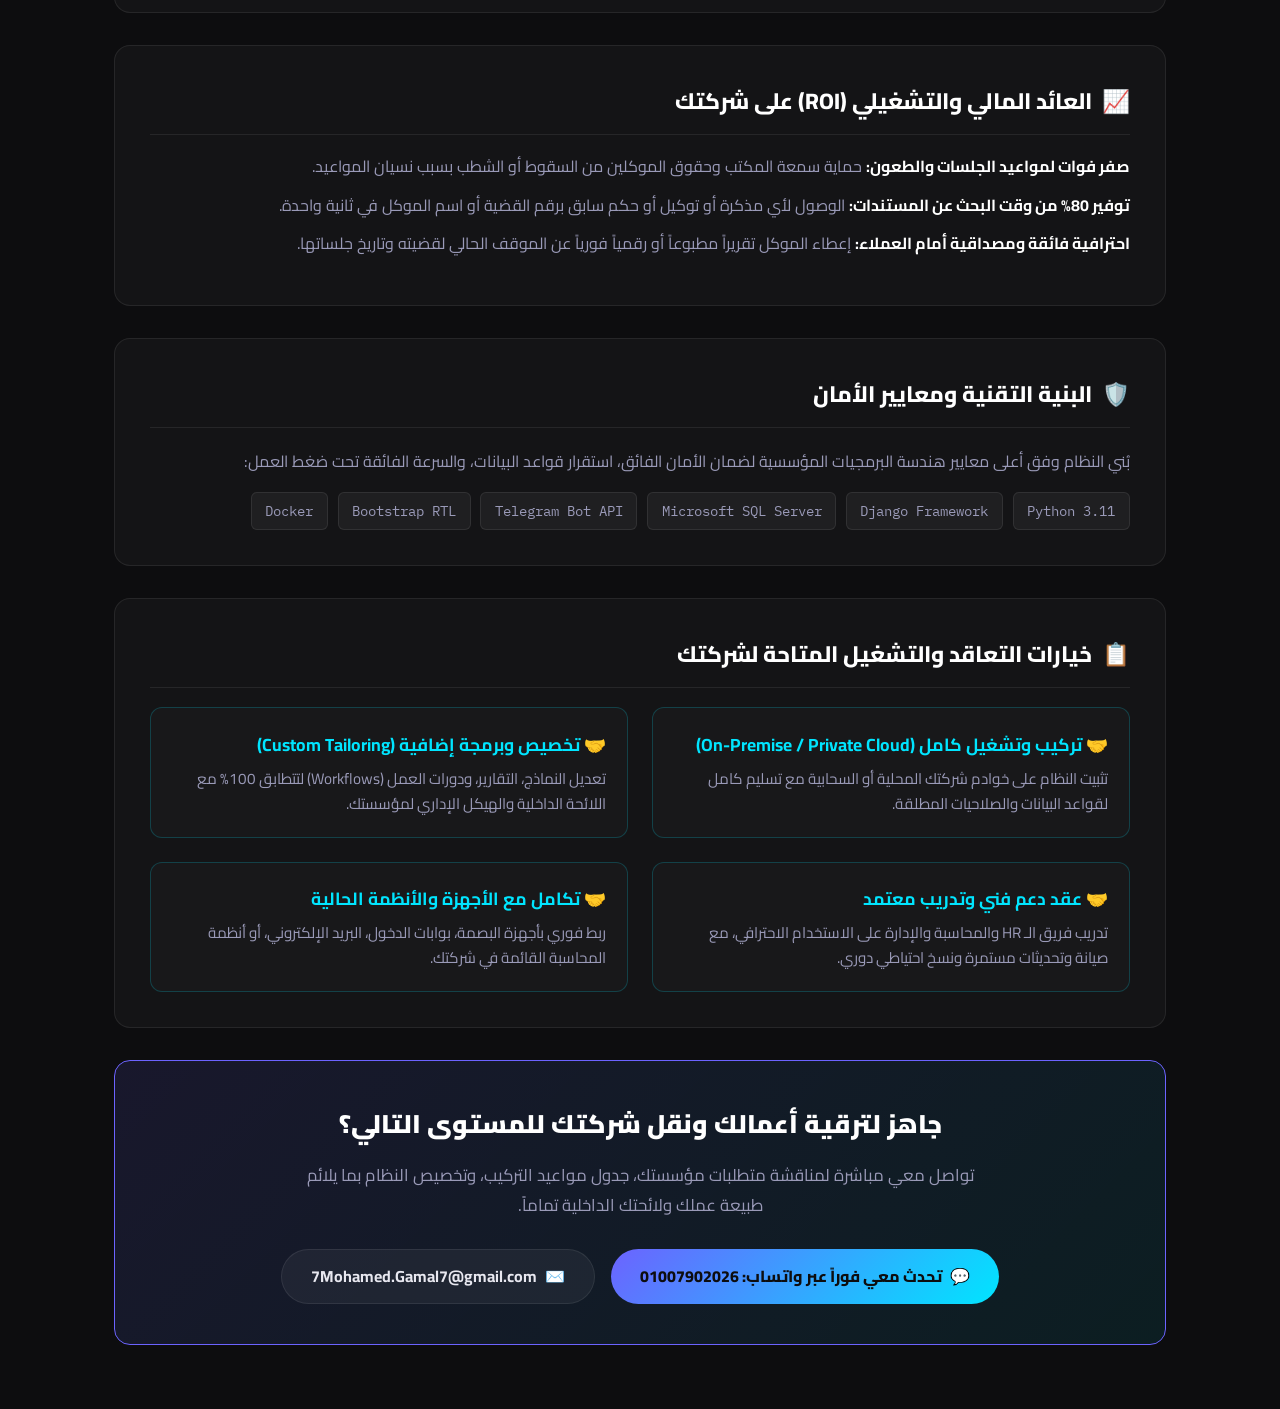
<file: projects/law-office.html>
<!DOCTYPE html>
<html lang="ar" dir="rtl">
<head>
  <meta charset="UTF-8" />
  <meta name="viewport" content="width=device-width, initial-scale=1.0" />
  <title>منظومة إدارة مكاتب المحاماة والقضايا (Law Office Management) | حلول برمجية احترافية للشركات</title>
  <link rel="stylesheet" href="../assets/project-details.css" />
  <meta name="description" content="نظام ويب متكامل لإدارة ملفات القضايا، مواعيد الجلسات، التوكيلات، وأرشفة المستندات القانونية للمحامين والمستشارين القانونيين مع تنبيهات مجدولة." />
</head>
<body>

  <!-- Nav -->
  <nav class="p-nav">
    <div class="container p-nav-content">
      <a href="../index.html#projects" class="btn-back">
        <span>←</span> العودة لمعرض الأعمال الرئيسي
      </a>
      <div class="nav-actions">
        <a href="https://wa.me/201007902026?text=%D9%85%D8%B1%D8%AD%D8%A8%D8%A7%D9%8B%20%D8%A3%D8%B3%D8%AA%D8%A7%D8%B0%20%D9%85%D8%AD%D9%85%D8%AF%D8%8C%20%D8%A3%D9%86%D8%A7%20%D9%85%D9%87%D8%AA%D9%85%20%D8%A8%D8%A7%D9%84%D8%AD%D8%B5%D9%88%D9%84%20%D8%B9%D9%84%D9%89%20%D8%B9%D8%B1%D8%B6%20%D8%AA%D9%88%D8%B6%D9%8A%D8%AD%D9%8A%20%D9%88%D8%B3%D8%B9%D8%B1%20%D9%84%D9%86%D8%B8%D8%A7%D9%85%20%28%D9%85%D9%86%D8%B8%D9%88%D9%85%D8%A9%20%D8%A5%D8%AF%D8%A7%D8%B1%D8%A9%20%D9%85%D9%83%D8%A7%D8%AA%D8%A8%20%D8%A7%D9%84%D9%85%D8%AD%D8%A7%D9%85%D8%A7%D8%A9%20%D9%88%D8%A7%D9%84%D9%82%D8%B6%D8%A7%D9%8A%D8%A7%20%28Law%20Office%20Management%29%29." target="_blank" class="btn-contact">
          طلب عرض سعر / ديمو 💬
        </a>
      </div>
    </div>
  </nav>

  <main class="container">

    <!-- Header / Hero -->
    <header class="p-header">
      <div class="badge-row">
        <span class="tag-badge">Python / Django / SQL Server / Legal Tech</span>
        <span class="status-badge">مخصص للمكاتب القانونية والشركات</span>
      </div>
      <h1 class="p-title">منظومة إدارة مكاتب المحاماة والقضايا (Law Office Management)</h1>
      <p class="p-tagline">نظام ويب متكامل لإدارة ملفات القضايا، مواعيد الجلسات، التوكيلات، وأرشفة المستندات القانونية للمحامين والمستشارين القانونيين مع تنبيهات مجدولة.</p>
      
      <div class="client-cta-bar">
        <a href="https://wa.me/201007902026?text=%D9%85%D8%B1%D8%AD%D8%A8%D8%A7%D9%8B%20%D8%A3%D8%B3%D8%AA%D8%A7%D8%B0%20%D9%85%D8%AD%D9%85%D8%AF%D8%8C%20%D8%A3%D9%86%D8%A7%20%D9%85%D9%87%D8%AA%D9%85%20%D8%A8%D8%A7%D9%84%D8%AD%D8%B5%D9%88%D9%84%20%D8%B9%D9%84%D9%89%20%D8%B9%D8%B1%D8%B6%20%D8%AA%D9%88%D8%B6%D9%8A%D8%AD%D9%8A%20%D9%88%D8%B3%D8%B9%D8%B1%20%D9%84%D9%86%D8%B8%D8%A7%D9%85%20%28%D9%85%D9%86%D8%B8%D9%88%D9%85%D8%A9%20%D8%A5%D8%AF%D8%A7%D8%B1%D8%A9%20%D9%85%D9%83%D8%A7%D8%AA%D8%A8%20%D8%A7%D9%84%D9%85%D8%AD%D8%A7%D9%85%D8%A7%D8%A9%20%D9%88%D8%A7%D9%84%D9%82%D8%B6%D8%A7%D9%8A%D8%A7%20%28Law%20Office%20Management%29%29." target="_blank" class="btn-primary">
          <span>💬</span> طلب استشارة وعرض تجريبي (Live Demo)
        </a>
        <a href="mailto:7Mohamed.Gamal7@gmail.com?subject=طلب استفسار عن نظام منظومة إدارة مكاتب المحاماة والقضايا (Law Office Management)" class="btn-secondary">
          <span>✉️</span> مراسلة رسمية عبر البريد
        </a>
        <a href="https://github.com/7MYWork7/Law_Office" target="_blank" class="btn-secondary">
          <span>🐙</span> المستودع البرمجي على GitHub
        </a>
      </div>
    </header>

    <!-- Overview & Problem/Solution -->
    <section class="p-section">
      <h3 class="p-section-title"><span class="icon">💼</span> القيمة التشغيلية ونظرة عامة</h3>
      <p style="font-size: 1.05rem; color: var(--text-muted); margin-bottom: 1.5rem; line-height: 1.8;">
        صُمم هذا النظام خصيصاً لتنظيم بيئة العمل القانونية في مكاتب المحاماة والإدارات القانونية بالشركات. يجمع النظام بين الخبرة القانونية العملية وهندسة البرمجيات بـ Django، ليوفر أرشفة دقيقة لبيانات الموكلين، القضايا ودرجات التقاضي، رول الجلسات اليومي، وحفظ صور التوكيلات والمستندات مع تنبيهات بمواعيد الجلسات لتفادي فوات المواعيد القانونية.
      </p>

      <div class="grid-2">
        <div class="feature-box" style="border-right: 3px solid #f87171;">
          <h4 style="color: #f87171;">❌ التحديات التقليدية التي تعاني منها الشركات</h4>
          <p>ضياع مواعيد الجلسات والطعون، تشتت ملفات القضايا ومستندات الموكلين في أدراج ورقية، صعوبة إطلاع الموكل على موقف قضيته بسرعة، وضعف التنسيق بين المحامي صاحب المكتب والمحامين المعاونين.</p>
        </div>
        <div class="feature-box" style="border-right: 3px solid var(--green);">
          <h4 style="color: var(--green);">✅ الحل الجذري الذي يقدمه النظام لعملك</h4>
          <p>أرشفة إلكترونية شاملة ترتب القضايا بأرقامها ودوائرها ومحاكمها، وتستخرج رول الجلسات الأسبوعي واليومي، وترسل تنبيهات بمواعيد الإجراءات مع نظام صلاحيات يضمن سرية القضايا.</p>
        </div>
      </div>
    </section>

    <!-- Real Screenshots (if available) -->
    

    <!-- Key Modules / Features -->
    <section class="p-section">
      <h3 class="p-section-title"><span class="icon">⚙️</span> الوحدات والميزات التشغيلية الرئيسية</h3>
      <div class="grid-2">
        
        <div class="feature-box">
          <h4>⚖️ ملف القضية الرقمي الشامل</h4>
          <p>تسجيل رقم الدعوى، الدائرة، المحكمة، الخصوم، ومتابعة تسلسل القرارات والأحكام من أول درجة حتى النقض.</p>
        </div>
        
        <div class="feature-box">
          <h4>📅 أجندة ورول الجلسات الذكي</h4>
          <p>جدول تقويم تفاعلي يعرض مواعيد جلسات الأسبوع القادم، مع إمكانية طباعة رول المحامي الخاص بكل محكمة.</p>
        </div>
        
        <div class="feature-box">
          <h4>📑 أرشفة التوكيلات والمستندات</h4>
          <p>حفظ صور التوكيلات، العقود، وحوافظ المستندات مع تحديد تاريخ سريان التوكيل وتنبيهات الإلغاء.</p>
        </div>
        
        <div class="feature-box">
          <h4>🔔 تنبيهات عبر بوت تليجرام</h4>
          <p>إرسال إشعارات تلقائية على هاتف المحامي بمواعيد جلسات الغد والقرارات الصادرة اليوم.</p>
        </div>
        
        <div class="feature-box">
          <h4>👥 إدارة الموكلين والأتعاب</h4>
          <p>سجل مالي لكل موكل: الأتعاب المتفق عليها، المدفوعات، والمتبقي مع إيصالات سداد مرقمة.</p>
        </div>
        
      </div>
    </section>

    <!-- ROI & Business Value -->
    <section class="p-section">
      <h3 class="p-section-title"><span class="icon">📈</span> العائد المالي والتشغيلي (ROI) على شركتك</h3>
      <ul style="list-style-type: none; padding-right: 0;">
        <li style="margin-bottom: 0.8rem; color: var(--text-muted); line-height: 1.6;"><strong style="color: #fff; font-size: 1rem;">صفر فوات لمواعيد الجلسات والطعون:</strong> حماية سمعة المكتب وحقوق الموكلين من السقوط أو الشطب بسبب نسيان المواعيد.</li><li style="margin-bottom: 0.8rem; color: var(--text-muted); line-height: 1.6;"><strong style="color: #fff; font-size: 1rem;">توفير 80% من وقت البحث عن المستندات:</strong> الوصول لأي مذكرة أو توكيل أو حكم سابق برقم القضية أو اسم الموكل في ثانية واحدة.</li><li style="margin-bottom: 0.8rem; color: var(--text-muted); line-height: 1.6;"><strong style="color: #fff; font-size: 1rem;">احترافية فائقة ومصداقية أمام العملاء:</strong> إعطاء الموكل تقريراً مطبوعاً أو رقمياً فورياً عن الموقف الحالي لقضيته وتاريخ جلساتها.</li>
      </ul>
    </section>

    <!-- Technical Specs -->
    <section class="p-section">
      <h3 class="p-section-title"><span class="icon">🛡️</span> البنية التقنية ومعايير الأمان</h3>
      <p style="color: var(--text-muted); margin-bottom: 0.8rem;">
        بُني النظام وفق أعلى معايير هندسة البرمجيات المؤسسية لضمان الأمان الفائق، استقرار قواعد البيانات، والسرعة الفائقة تحت ضغط العمل:
      </p>
      <div class="tech-pills">
        <span class="tech-pill">Python 3.11</span><span class="tech-pill">Django Framework</span><span class="tech-pill">Microsoft SQL Server</span><span class="tech-pill">Telegram Bot API</span><span class="tech-pill">Bootstrap RTL</span><span class="tech-pill">Docker</span>
      </div>
    </section>

    <!-- Contracting & Delivery Models -->
    <section class="p-section">
      <h3 class="p-section-title"><span class="icon">📋</span> خيارات التعاقد والتشغيل المتاحة لشركتك</h3>
      <div class="grid-2">
        
        <div class="feature-box" style="border-color: rgba(0,229,255,0.2);">
          <h4 style="color: var(--accent2);">🤝 تركيب وتشغيل كامل (On-Premise / Private Cloud)</h4>
          <p>تثبيت النظام على خوادم شركتك المحلية أو السحابية مع تسليم كامل لقواعد البيانات والصلاحيات المطلقة.</p>
        </div>
        
        <div class="feature-box" style="border-color: rgba(0,229,255,0.2);">
          <h4 style="color: var(--accent2);">🤝 تخصيص وبرمجة إضافية (Custom Tailoring)</h4>
          <p>تعديل النماذج، التقارير، ودورات العمل (Workflows) لتتطابق 100% مع اللائحة الداخلية والهيكل الإداري لمؤسستك.</p>
        </div>
        
        <div class="feature-box" style="border-color: rgba(0,229,255,0.2);">
          <h4 style="color: var(--accent2);">🤝 عقد دعم فني وتدريب معتمد</h4>
          <p>تدريب فريق الـ HR والمحاسبة والإدارة على الاستخدام الاحترافي، مع صيانة وتحديثات مستمرة ونسخ احتياطي دوري.</p>
        </div>
        
        <div class="feature-box" style="border-color: rgba(0,229,255,0.2);">
          <h4 style="color: var(--accent2);">🤝 تكامل مع الأجهزة والأنظمة الحالية</h4>
          <p>ربط فوري بأجهزة البصمة، بوابات الدخول، البريد الإلكتروني، أو أنظمة المحاسبة القائمة في شركتك.</p>
        </div>
        
      </div>
    </section>

    <!-- Final CTA -->
    <div class="deal-box">
      <h3>جاهز لترقية أعمالك ونقل شركتك للمستوى التالي؟</h3>
      <p>تواصل معي مباشرة لمناقشة متطلبات مؤسستك، جدول مواعيد التركيب، وتخصيص النظام بما يلائم طبيعة عملك ولائحتك الداخلية تماماً.</p>
      <div class="deal-buttons">
        <a href="https://wa.me/201007902026?text=%D9%85%D8%B1%D8%AD%D8%A8%D8%A7%D9%8B%20%D8%A3%D8%B3%D8%AA%D8%A7%D8%B0%20%D9%85%D8%AD%D9%85%D8%AF%D8%8C%20%D8%A3%D9%86%D8%A7%20%D9%85%D9%87%D8%AA%D9%85%20%D8%A8%D8%A7%D9%84%D8%AD%D8%B5%D9%88%D9%84%20%D8%B9%D9%84%D9%89%20%D8%B9%D8%B1%D8%B6%20%D8%AA%D9%88%D8%B6%D9%8A%D8%AD%D9%8A%20%D9%88%D8%B3%D8%B9%D8%B1%20%D9%84%D9%86%D8%B8%D8%A7%D9%85%20%28%D9%85%D9%86%D8%B8%D9%88%D9%85%D8%A9%20%D8%A5%D8%AF%D8%A7%D8%B1%D8%A9%20%D9%85%D9%83%D8%A7%D8%AA%D8%A8%20%D8%A7%D9%84%D9%85%D8%AD%D8%A7%D9%85%D8%A7%D8%A9%20%D9%88%D8%A7%D9%84%D9%82%D8%B6%D8%A7%D9%8A%D8%A7%20%28Law%20Office%20Management%29%29." target="_blank" class="btn-primary">
          <span>💬</span> تحدث معي فوراً عبر واتساب: 01007902026
        </a>
        <a href="mailto:7Mohamed.Gamal7@gmail.com?subject=تعاقد على نظام منظومة إدارة مكاتب المحاماة والقضايا (Law Office Management)" class="btn-secondary">
          <span>✉️</span> 7Mohamed.Gamal7@gmail.com
        </a>
      </div>
    </div>

  </main>

</body>
</html>
</file>
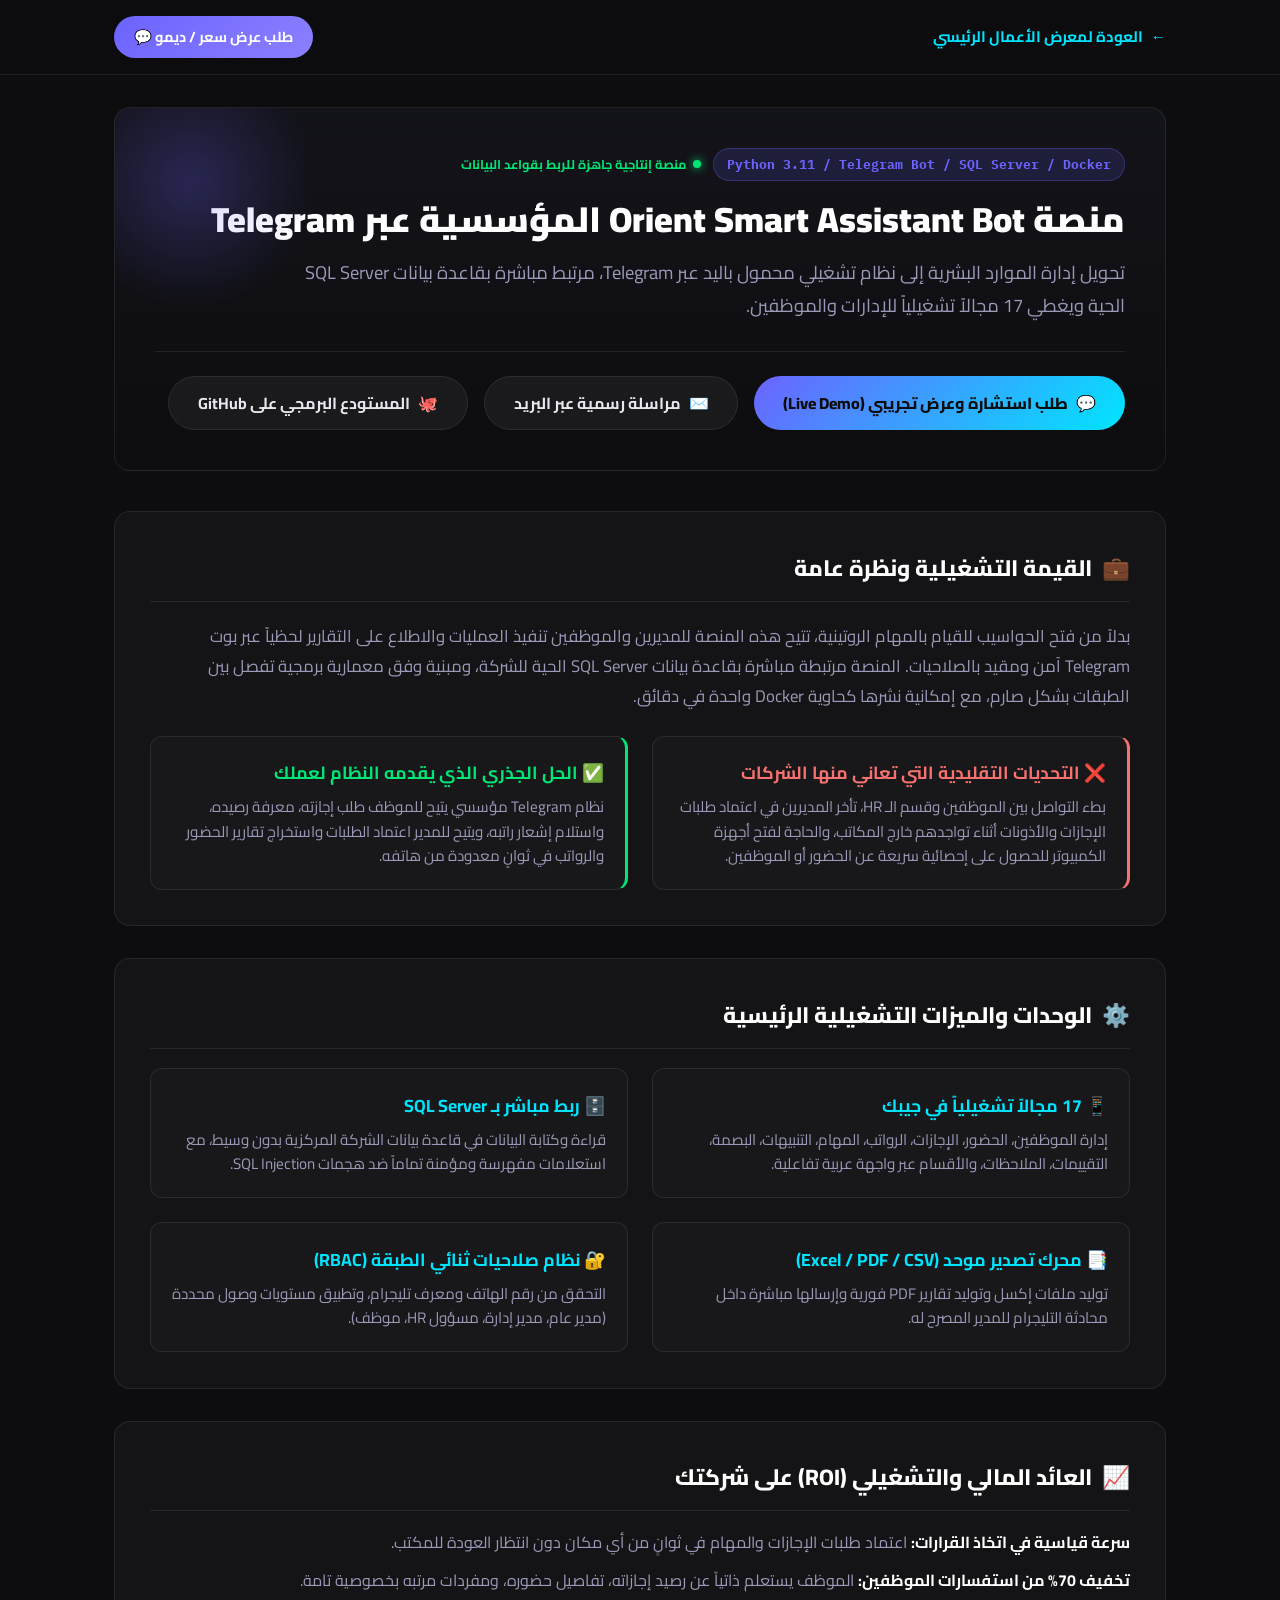
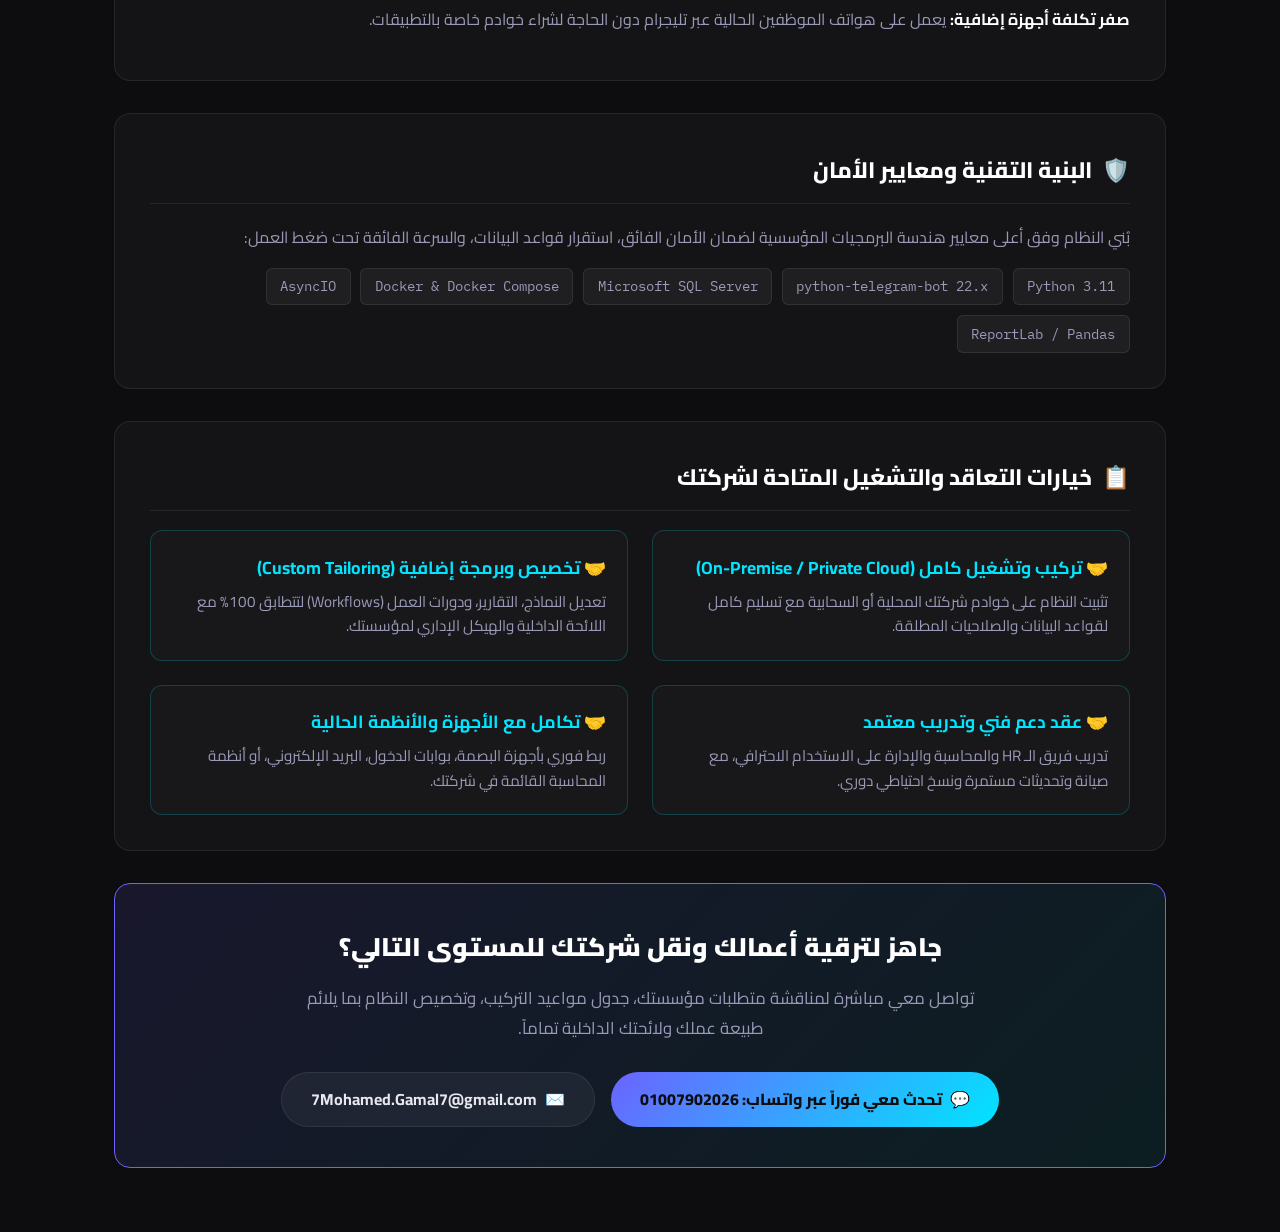
<file: projects/orient-smart-assistant-bot.html>
<!DOCTYPE html>
<html lang="ar" dir="rtl">
<head>
  <meta charset="UTF-8" />
  <meta name="viewport" content="width=device-width, initial-scale=1.0" />
  <title>منصة Orient Smart Assistant Bot المؤسسية عبر Telegram | حلول برمجية احترافية للشركات</title>
  <link rel="stylesheet" href="../assets/project-details.css" />
  <meta name="description" content="تحويل إدارة الموارد البشرية إلى نظام تشغيلي محمول باليد عبر Telegram، مرتبط مباشرة بقاعدة بيانات SQL Server الحية ويغطي 17 مجالاً تشغيلياً للإدارات والموظفين." />
</head>
<body>

  <!-- Nav -->
  <nav class="p-nav">
    <div class="container p-nav-content">
      <a href="../index.html#projects" class="btn-back">
        <span>←</span> العودة لمعرض الأعمال الرئيسي
      </a>
      <div class="nav-actions">
        <a href="https://wa.me/201007902026?text=%D9%85%D8%B1%D8%AD%D8%A8%D8%A7%D9%8B%20%D8%A3%D8%B3%D8%AA%D8%A7%D8%B0%20%D9%85%D8%AD%D9%85%D8%AF%D8%8C%20%D8%A3%D9%86%D8%A7%20%D9%85%D9%87%D8%AA%D9%85%20%D8%A8%D8%A7%D9%84%D8%AD%D8%B5%D9%88%D9%84%20%D8%B9%D9%84%D9%89%20%D8%B9%D8%B1%D8%B6%20%D8%AA%D9%88%D8%B6%D9%8A%D8%AD%D9%8A%20%D9%88%D8%B3%D8%B9%D8%B1%20%D9%84%D9%86%D8%B8%D8%A7%D9%85%20%28%D9%85%D9%86%D8%B5%D8%A9%20Orient%20Smart%20Assistant%20Bot%20%D8%A7%D9%84%D9%85%D8%A4%D8%B3%D8%B3%D9%8A%D8%A9%20%D8%B9%D8%A8%D8%B1%20Telegram%29." target="_blank" class="btn-contact">
          طلب عرض سعر / ديمو 💬
        </a>
      </div>
    </div>
  </nav>

  <main class="container">

    <!-- Header / Hero -->
    <header class="p-header">
      <div class="badge-row">
        <span class="tag-badge">Python 3.11 / Telegram Bot / SQL Server / Docker</span>
        <span class="status-badge">منصة إنتاجية جاهزة للربط بقواعد البيانات</span>
      </div>
      <h1 class="p-title">منصة Orient Smart Assistant Bot المؤسسية عبر Telegram</h1>
      <p class="p-tagline">تحويل إدارة الموارد البشرية إلى نظام تشغيلي محمول باليد عبر Telegram، مرتبط مباشرة بقاعدة بيانات SQL Server الحية ويغطي 17 مجالاً تشغيلياً للإدارات والموظفين.</p>
      
      <div class="client-cta-bar">
        <a href="https://wa.me/201007902026?text=%D9%85%D8%B1%D8%AD%D8%A8%D8%A7%D9%8B%20%D8%A3%D8%B3%D8%AA%D8%A7%D8%B0%20%D9%85%D8%AD%D9%85%D8%AF%D8%8C%20%D8%A3%D9%86%D8%A7%20%D9%85%D9%87%D8%AA%D9%85%20%D8%A8%D8%A7%D9%84%D8%AD%D8%B5%D9%88%D9%84%20%D8%B9%D9%84%D9%89%20%D8%B9%D8%B1%D8%B6%20%D8%AA%D9%88%D8%B6%D9%8A%D8%AD%D9%8A%20%D9%88%D8%B3%D8%B9%D8%B1%20%D9%84%D9%86%D8%B8%D8%A7%D9%85%20%28%D9%85%D9%86%D8%B5%D8%A9%20Orient%20Smart%20Assistant%20Bot%20%D8%A7%D9%84%D9%85%D8%A4%D8%B3%D8%B3%D9%8A%D8%A9%20%D8%B9%D8%A8%D8%B1%20Telegram%29." target="_blank" class="btn-primary">
          <span>💬</span> طلب استشارة وعرض تجريبي (Live Demo)
        </a>
        <a href="mailto:7Mohamed.Gamal7@gmail.com?subject=طلب استفسار عن نظام منصة Orient Smart Assistant Bot المؤسسية عبر Telegram" class="btn-secondary">
          <span>✉️</span> مراسلة رسمية عبر البريد
        </a>
        <a href="https://github.com/7MYWork7/Orient-Smart-Assistant-bot" target="_blank" class="btn-secondary">
          <span>🐙</span> المستودع البرمجي على GitHub
        </a>
      </div>
    </header>

    <!-- Overview & Problem/Solution -->
    <section class="p-section">
      <h3 class="p-section-title"><span class="icon">💼</span> القيمة التشغيلية ونظرة عامة</h3>
      <p style="font-size: 1.05rem; color: var(--text-muted); margin-bottom: 1.5rem; line-height: 1.8;">
        بدلاً من فتح الحواسيب للقيام بالمهام الروتينية، تتيح هذه المنصة للمديرين والموظفين تنفيذ العمليات والاطلاع على التقارير لحظياً عبر بوت Telegram آمن ومقيد بالصلاحيات. المنصة مرتبطة مباشرة بقاعدة بيانات SQL Server الحية للشركة، ومبنية وفق معمارية برمجية تفصل بين الطبقات بشكل صارم، مع إمكانية نشرها كحاوية Docker واحدة في دقائق.
      </p>

      <div class="grid-2">
        <div class="feature-box" style="border-right: 3px solid #f87171;">
          <h4 style="color: #f87171;">❌ التحديات التقليدية التي تعاني منها الشركات</h4>
          <p>بطء التواصل بين الموظفين وقسم الـ HR، تأخر المديرين في اعتماد طلبات الإجازات والأذونات أثناء تواجدهم خارج المكاتب، والحاجة لفتح أجهزة الكمبيوتر للحصول على إحصائية سريعة عن الحضور أو الموظفين.</p>
        </div>
        <div class="feature-box" style="border-right: 3px solid var(--green);">
          <h4 style="color: var(--green);">✅ الحل الجذري الذي يقدمه النظام لعملك</h4>
          <p>نظام Telegram مؤسسي يتيح للموظف طلب إجازته، معرفة رصيده، واستلام إشعار راتبه، ويتيح للمدير اعتماد الطلبات واستخراج تقارير الحضور والرواتب في ثوانٍ معدودة من هاتفه.</p>
        </div>
      </div>
    </section>

    <!-- Real Screenshots (if available) -->
    

    <!-- Key Modules / Features -->
    <section class="p-section">
      <h3 class="p-section-title"><span class="icon">⚙️</span> الوحدات والميزات التشغيلية الرئيسية</h3>
      <div class="grid-2">
        
        <div class="feature-box">
          <h4>📱 17 مجالاً تشغيلياً في جيبك</h4>
          <p>إدارة الموظفين، الحضور، الإجازات، الرواتب، المهام، التنبيهات، البصمة، التقييمات، الملاحظات، والأقسام عبر واجهة عربية تفاعلية.</p>
        </div>
        
        <div class="feature-box">
          <h4>🗄️ ربط مباشر بـ SQL Server</h4>
          <p>قراءة وكتابة البيانات في قاعدة بيانات الشركة المركزية بدون وسيط، مع استعلامات مفهرسة ومؤمنة تماماً ضد هجمات SQL Injection.</p>
        </div>
        
        <div class="feature-box">
          <h4>📑 محرك تصدير موحد (Excel / PDF / CSV)</h4>
          <p>توليد ملفات إكسل وتوليد تقارير PDF فورية وإرسالها مباشرة داخل محادثة التليجرام للمدير المصرح له.</p>
        </div>
        
        <div class="feature-box">
          <h4>🔐 نظام صلاحيات ثنائي الطبقة (RBAC)</h4>
          <p>التحقق من رقم الهاتف ومعرف تليجرام، وتطبيق مستويات وصول محددة (مدير عام، مدير إدارة، مسؤول HR، موظف).</p>
        </div>
        
      </div>
    </section>

    <!-- ROI & Business Value -->
    <section class="p-section">
      <h3 class="p-section-title"><span class="icon">📈</span> العائد المالي والتشغيلي (ROI) على شركتك</h3>
      <ul style="list-style-type: none; padding-right: 0;">
        <li style="margin-bottom: 0.8rem; color: var(--text-muted); line-height: 1.6;"><strong style="color: #fff; font-size: 1rem;">سرعة قياسية في اتخاذ القرارات:</strong> اعتماد طلبات الإجازات والمهام في ثوانٍ من أي مكان دون انتظار العودة للمكتب.</li><li style="margin-bottom: 0.8rem; color: var(--text-muted); line-height: 1.6;"><strong style="color: #fff; font-size: 1rem;">تخفيف 70% من استفسارات الموظفين:</strong> الموظف يستعلم ذاتياً عن رصيد إجازاته، تفاصيل حضوره، ومفردات مرتبه بخصوصية تامة.</li><li style="margin-bottom: 0.8rem; color: var(--text-muted); line-height: 1.6;"><strong style="color: #fff; font-size: 1rem;">صفر تكلفة أجهزة إضافية:</strong> يعمل على هواتف الموظفين الحالية عبر تليجرام دون الحاجة لشراء خوادم خاصة بالتطبيقات.</li>
      </ul>
    </section>

    <!-- Technical Specs -->
    <section class="p-section">
      <h3 class="p-section-title"><span class="icon">🛡️</span> البنية التقنية ومعايير الأمان</h3>
      <p style="color: var(--text-muted); margin-bottom: 0.8rem;">
        بُني النظام وفق أعلى معايير هندسة البرمجيات المؤسسية لضمان الأمان الفائق، استقرار قواعد البيانات، والسرعة الفائقة تحت ضغط العمل:
      </p>
      <div class="tech-pills">
        <span class="tech-pill">Python 3.11</span><span class="tech-pill">python-telegram-bot 22.x</span><span class="tech-pill">Microsoft SQL Server</span><span class="tech-pill">Docker & Docker Compose</span><span class="tech-pill">AsyncIO</span><span class="tech-pill">ReportLab / Pandas</span>
      </div>
    </section>

    <!-- Contracting & Delivery Models -->
    <section class="p-section">
      <h3 class="p-section-title"><span class="icon">📋</span> خيارات التعاقد والتشغيل المتاحة لشركتك</h3>
      <div class="grid-2">
        
        <div class="feature-box" style="border-color: rgba(0,229,255,0.2);">
          <h4 style="color: var(--accent2);">🤝 تركيب وتشغيل كامل (On-Premise / Private Cloud)</h4>
          <p>تثبيت النظام على خوادم شركتك المحلية أو السحابية مع تسليم كامل لقواعد البيانات والصلاحيات المطلقة.</p>
        </div>
        
        <div class="feature-box" style="border-color: rgba(0,229,255,0.2);">
          <h4 style="color: var(--accent2);">🤝 تخصيص وبرمجة إضافية (Custom Tailoring)</h4>
          <p>تعديل النماذج، التقارير، ودورات العمل (Workflows) لتتطابق 100% مع اللائحة الداخلية والهيكل الإداري لمؤسستك.</p>
        </div>
        
        <div class="feature-box" style="border-color: rgba(0,229,255,0.2);">
          <h4 style="color: var(--accent2);">🤝 عقد دعم فني وتدريب معتمد</h4>
          <p>تدريب فريق الـ HR والمحاسبة والإدارة على الاستخدام الاحترافي، مع صيانة وتحديثات مستمرة ونسخ احتياطي دوري.</p>
        </div>
        
        <div class="feature-box" style="border-color: rgba(0,229,255,0.2);">
          <h4 style="color: var(--accent2);">🤝 تكامل مع الأجهزة والأنظمة الحالية</h4>
          <p>ربط فوري بأجهزة البصمة، بوابات الدخول، البريد الإلكتروني، أو أنظمة المحاسبة القائمة في شركتك.</p>
        </div>
        
      </div>
    </section>

    <!-- Final CTA -->
    <div class="deal-box">
      <h3>جاهز لترقية أعمالك ونقل شركتك للمستوى التالي؟</h3>
      <p>تواصل معي مباشرة لمناقشة متطلبات مؤسستك، جدول مواعيد التركيب، وتخصيص النظام بما يلائم طبيعة عملك ولائحتك الداخلية تماماً.</p>
      <div class="deal-buttons">
        <a href="https://wa.me/201007902026?text=%D9%85%D8%B1%D8%AD%D8%A8%D8%A7%D9%8B%20%D8%A3%D8%B3%D8%AA%D8%A7%D8%B0%20%D9%85%D8%AD%D9%85%D8%AF%D8%8C%20%D8%A3%D9%86%D8%A7%20%D9%85%D9%87%D8%AA%D9%85%20%D8%A8%D8%A7%D9%84%D8%AD%D8%B5%D9%88%D9%84%20%D8%B9%D9%84%D9%89%20%D8%B9%D8%B1%D8%B6%20%D8%AA%D9%88%D8%B6%D9%8A%D8%AD%D9%8A%20%D9%88%D8%B3%D8%B9%D8%B1%20%D9%84%D9%86%D8%B8%D8%A7%D9%85%20%28%D9%85%D9%86%D8%B5%D8%A9%20Orient%20Smart%20Assistant%20Bot%20%D8%A7%D9%84%D9%85%D8%A4%D8%B3%D8%B3%D9%8A%D8%A9%20%D8%B9%D8%A8%D8%B1%20Telegram%29." target="_blank" class="btn-primary">
          <span>💬</span> تحدث معي فوراً عبر واتساب: 01007902026
        </a>
        <a href="mailto:7Mohamed.Gamal7@gmail.com?subject=تعاقد على نظام منصة Orient Smart Assistant Bot المؤسسية عبر Telegram" class="btn-secondary">
          <span>✉️</span> 7Mohamed.Gamal7@gmail.com
        </a>
      </div>
    </div>

  </main>

</body>
</html>
</file>
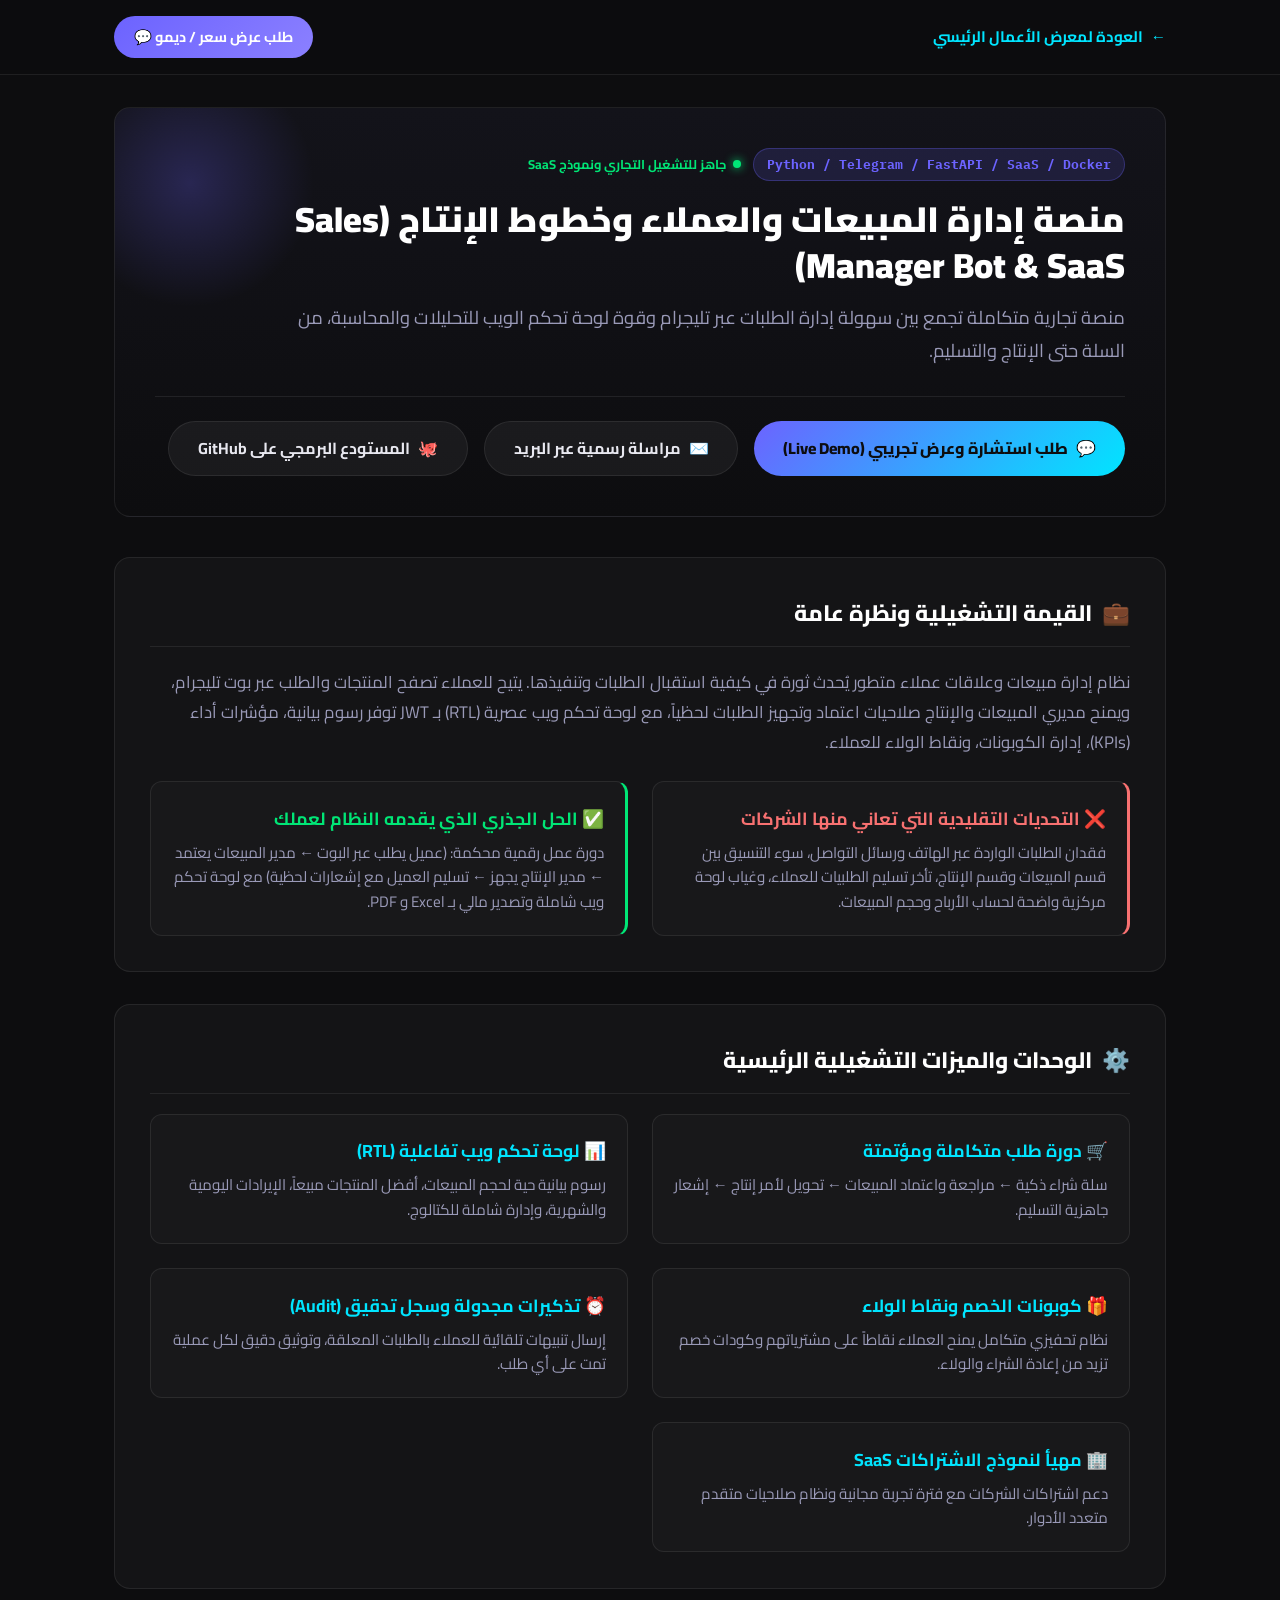
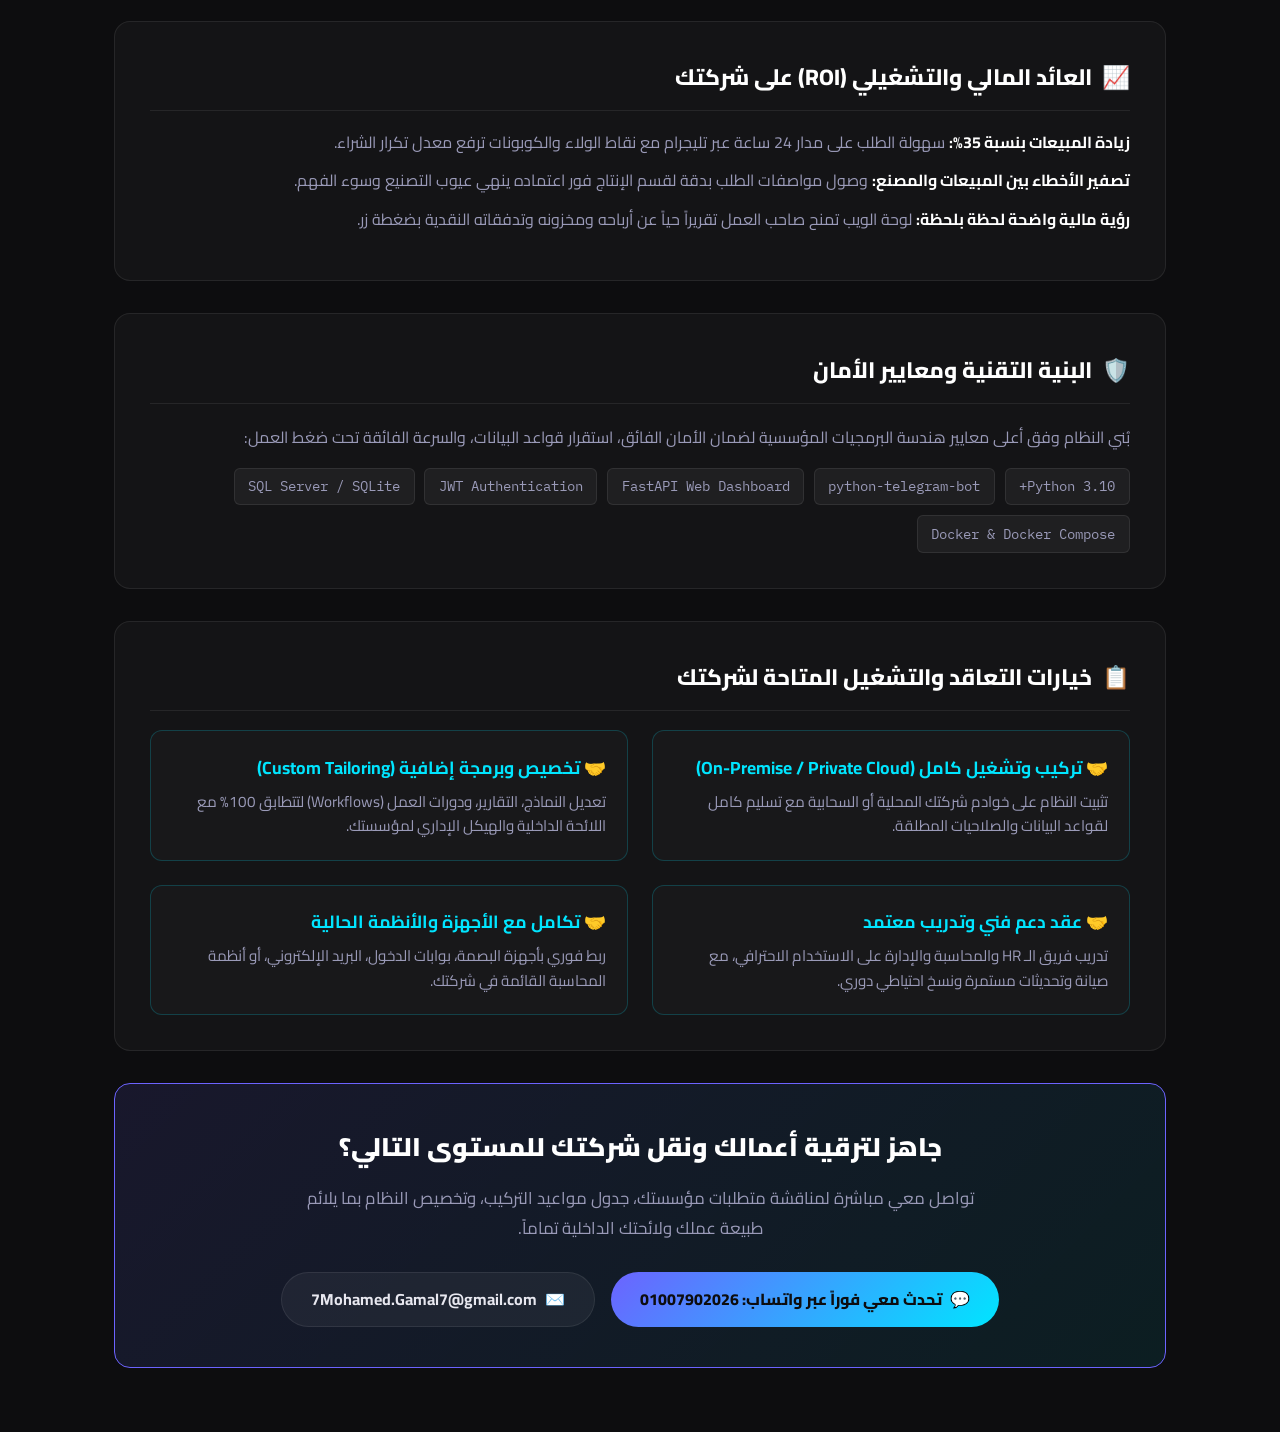
<file: projects/sales-manager-bot.html>
<!DOCTYPE html>
<html lang="ar" dir="rtl">
<head>
  <meta charset="UTF-8" />
  <meta name="viewport" content="width=device-width, initial-scale=1.0" />
  <title>منصة إدارة المبيعات والعملاء وخطوط الإنتاج (Sales Manager Bot & SaaS) | حلول برمجية احترافية للشركات</title>
  <link rel="stylesheet" href="../assets/project-details.css" />
  <meta name="description" content="منصة تجارية متكاملة تجمع بين سهولة إدارة الطلبات عبر تليجرام وقوة لوحة تحكم الويب للتحليلات والمحاسبة، من السلة حتى الإنتاج والتسليم." />
</head>
<body>

  <!-- Nav -->
  <nav class="p-nav">
    <div class="container p-nav-content">
      <a href="../index.html#projects" class="btn-back">
        <span>←</span> العودة لمعرض الأعمال الرئيسي
      </a>
      <div class="nav-actions">
        <a href="https://wa.me/201007902026?text=%D9%85%D8%B1%D8%AD%D8%A8%D8%A7%D9%8B%20%D8%A3%D8%B3%D8%AA%D8%A7%D8%B0%20%D9%85%D8%AD%D9%85%D8%AF%D8%8C%20%D8%A3%D9%86%D8%A7%20%D9%85%D9%87%D8%AA%D9%85%20%D8%A8%D8%A7%D9%84%D8%AD%D8%B5%D9%88%D9%84%20%D8%B9%D9%84%D9%89%20%D8%B9%D8%B1%D8%B6%20%D8%AA%D9%88%D8%B6%D9%8A%D8%AD%D9%8A%20%D9%88%D8%B3%D8%B9%D8%B1%20%D9%84%D9%86%D8%B8%D8%A7%D9%85%20%28%D9%85%D9%86%D8%B5%D8%A9%20%D8%A5%D8%AF%D8%A7%D8%B1%D8%A9%20%D8%A7%D9%84%D9%85%D8%A8%D9%8A%D8%B9%D8%A7%D8%AA%20%D9%88%D8%A7%D9%84%D8%B9%D9%85%D9%84%D8%A7%D8%A1%20%D9%88%D8%AE%D8%B7%D9%88%D8%B7%20%D8%A7%D9%84%D8%A5%D9%86%D8%AA%D8%A7%D8%AC%20%28Sales%20Manager%20Bot%20%26%20SaaS%29%29." target="_blank" class="btn-contact">
          طلب عرض سعر / ديمو 💬
        </a>
      </div>
    </div>
  </nav>

  <main class="container">

    <!-- Header / Hero -->
    <header class="p-header">
      <div class="badge-row">
        <span class="tag-badge">Python / Telegram / FastAPI / SaaS / Docker</span>
        <span class="status-badge">جاهز للتشغيل التجاري ونموذج SaaS</span>
      </div>
      <h1 class="p-title">منصة إدارة المبيعات والعملاء وخطوط الإنتاج (Sales Manager Bot & SaaS)</h1>
      <p class="p-tagline">منصة تجارية متكاملة تجمع بين سهولة إدارة الطلبات عبر تليجرام وقوة لوحة تحكم الويب للتحليلات والمحاسبة، من السلة حتى الإنتاج والتسليم.</p>
      
      <div class="client-cta-bar">
        <a href="https://wa.me/201007902026?text=%D9%85%D8%B1%D8%AD%D8%A8%D8%A7%D9%8B%20%D8%A3%D8%B3%D8%AA%D8%A7%D8%B0%20%D9%85%D8%AD%D9%85%D8%AF%D8%8C%20%D8%A3%D9%86%D8%A7%20%D9%85%D9%87%D8%AA%D9%85%20%D8%A8%D8%A7%D9%84%D8%AD%D8%B5%D9%88%D9%84%20%D8%B9%D9%84%D9%89%20%D8%B9%D8%B1%D8%B6%20%D8%AA%D9%88%D8%B6%D9%8A%D8%AD%D9%8A%20%D9%88%D8%B3%D8%B9%D8%B1%20%D9%84%D9%86%D8%B8%D8%A7%D9%85%20%28%D9%85%D9%86%D8%B5%D8%A9%20%D8%A5%D8%AF%D8%A7%D8%B1%D8%A9%20%D8%A7%D9%84%D9%85%D8%A8%D9%8A%D8%B9%D8%A7%D8%AA%20%D9%88%D8%A7%D9%84%D8%B9%D9%85%D9%84%D8%A7%D8%A1%20%D9%88%D8%AE%D8%B7%D9%88%D8%B7%20%D8%A7%D9%84%D8%A5%D9%86%D8%AA%D8%A7%D8%AC%20%28Sales%20Manager%20Bot%20%26%20SaaS%29%29." target="_blank" class="btn-primary">
          <span>💬</span> طلب استشارة وعرض تجريبي (Live Demo)
        </a>
        <a href="mailto:7Mohamed.Gamal7@gmail.com?subject=طلب استفسار عن نظام منصة إدارة المبيعات والعملاء وخطوط الإنتاج (Sales Manager Bot & SaaS)" class="btn-secondary">
          <span>✉️</span> مراسلة رسمية عبر البريد
        </a>
        <a href="https://github.com/7MYWork7/Sales_Manager_bot" target="_blank" class="btn-secondary">
          <span>🐙</span> المستودع البرمجي على GitHub
        </a>
      </div>
    </header>

    <!-- Overview & Problem/Solution -->
    <section class="p-section">
      <h3 class="p-section-title"><span class="icon">💼</span> القيمة التشغيلية ونظرة عامة</h3>
      <p style="font-size: 1.05rem; color: var(--text-muted); margin-bottom: 1.5rem; line-height: 1.8;">
        نظام إدارة مبيعات وعلاقات عملاء متطور يُحدث ثورة في كيفية استقبال الطلبات وتنفيذها. يتيح للعملاء تصفح المنتجات والطلب عبر بوت تليجرام، ويمنح مديري المبيعات والإنتاج صلاحيات اعتماد وتجهيز الطلبات لحظياً، مع لوحة تحكم ويب عصرية (RTL) بـ JWT توفر رسوم بيانية، مؤشرات أداء (KPIs)، إدارة الكوبونات، ونقاط الولاء للعملاء.
      </p>

      <div class="grid-2">
        <div class="feature-box" style="border-right: 3px solid #f87171;">
          <h4 style="color: #f87171;">❌ التحديات التقليدية التي تعاني منها الشركات</h4>
          <p>فقدان الطلبات الواردة عبر الهاتف ورسائل التواصل، سوء التنسيق بين قسم المبيعات وقسم الإنتاج، تأخر تسليم الطلبيات للعملاء، وغياب لوحة مركزية واضحة لحساب الأرباح وحجم المبيعات.</p>
        </div>
        <div class="feature-box" style="border-right: 3px solid var(--green);">
          <h4 style="color: var(--green);">✅ الحل الجذري الذي يقدمه النظام لعملك</h4>
          <p>دورة عمل رقمية محكمة: (عميل يطلب عبر البوت ← مدير المبيعات يعتمد ← مدير الإنتاج يجهز ← تسليم العميل مع إشعارات لحظية) مع لوحة تحكم ويب شاملة وتصدير مالي بـ Excel و PDF.</p>
        </div>
      </div>
    </section>

    <!-- Real Screenshots (if available) -->
    

    <!-- Key Modules / Features -->
    <section class="p-section">
      <h3 class="p-section-title"><span class="icon">⚙️</span> الوحدات والميزات التشغيلية الرئيسية</h3>
      <div class="grid-2">
        
        <div class="feature-box">
          <h4>🛒 دورة طلب متكاملة ومؤتمتة</h4>
          <p>سلة شراء ذكية ← مراجعة واعتماد المبيعات ← تحويل لأمر إنتاج ← إشعار جاهزية التسليم.</p>
        </div>
        
        <div class="feature-box">
          <h4>📊 لوحة تحكم ويب تفاعلية (RTL)</h4>
          <p>رسوم بيانية حية لحجم المبيعات، أفضل المنتجات مبيعاً، الإيرادات اليومية والشهرية، وإدارة شاملة للكتالوج.</p>
        </div>
        
        <div class="feature-box">
          <h4>🎁 كوبونات الخصم ونقاط الولاء</h4>
          <p>نظام تحفيزي متكامل يمنح العملاء نقاطاً على مشترياتهم وكودات خصم تزيد من إعادة الشراء والولاء.</p>
        </div>
        
        <div class="feature-box">
          <h4>⏰ تذكيرات مجدولة وسجل تدقيق (Audit)</h4>
          <p>إرسال تنبيهات تلقائية للعملاء بالطلبات المعلقة، وتوثيق دقيق لكل عملية تمت على أي طلب.</p>
        </div>
        
        <div class="feature-box">
          <h4>🏢 مهيأ لنموذج الاشتراكات SaaS</h4>
          <p>دعم اشتراكات الشركات مع فترة تجربة مجانية ونظام صلاحيات متقدم متعدد الأدوار.</p>
        </div>
        
      </div>
    </section>

    <!-- ROI & Business Value -->
    <section class="p-section">
      <h3 class="p-section-title"><span class="icon">📈</span> العائد المالي والتشغيلي (ROI) على شركتك</h3>
      <ul style="list-style-type: none; padding-right: 0;">
        <li style="margin-bottom: 0.8rem; color: var(--text-muted); line-height: 1.6;"><strong style="color: #fff; font-size: 1rem;">زيادة المبيعات بنسبة 35%:</strong> سهولة الطلب على مدار 24 ساعة عبر تليجرام مع نقاط الولاء والكوبونات ترفع معدل تكرار الشراء.</li><li style="margin-bottom: 0.8rem; color: var(--text-muted); line-height: 1.6;"><strong style="color: #fff; font-size: 1rem;">تصفير الأخطاء بين المبيعات والمصنع:</strong> وصول مواصفات الطلب بدقة لقسم الإنتاج فور اعتماده ينهي عيوب التصنيع وسوء الفهم.</li><li style="margin-bottom: 0.8rem; color: var(--text-muted); line-height: 1.6;"><strong style="color: #fff; font-size: 1rem;">رؤية مالية واضحة لحظة بلحظة:</strong> لوحة الويب تمنح صاحب العمل تقريراً حياً عن أرباحه ومخزونه وتدفقاته النقدية بضغطة زر.</li>
      </ul>
    </section>

    <!-- Technical Specs -->
    <section class="p-section">
      <h3 class="p-section-title"><span class="icon">🛡️</span> البنية التقنية ومعايير الأمان</h3>
      <p style="color: var(--text-muted); margin-bottom: 0.8rem;">
        بُني النظام وفق أعلى معايير هندسة البرمجيات المؤسسية لضمان الأمان الفائق، استقرار قواعد البيانات، والسرعة الفائقة تحت ضغط العمل:
      </p>
      <div class="tech-pills">
        <span class="tech-pill">Python 3.10+</span><span class="tech-pill">python-telegram-bot</span><span class="tech-pill">FastAPI Web Dashboard</span><span class="tech-pill">JWT Authentication</span><span class="tech-pill">SQL Server / SQLite</span><span class="tech-pill">Docker & Docker Compose</span>
      </div>
    </section>

    <!-- Contracting & Delivery Models -->
    <section class="p-section">
      <h3 class="p-section-title"><span class="icon">📋</span> خيارات التعاقد والتشغيل المتاحة لشركتك</h3>
      <div class="grid-2">
        
        <div class="feature-box" style="border-color: rgba(0,229,255,0.2);">
          <h4 style="color: var(--accent2);">🤝 تركيب وتشغيل كامل (On-Premise / Private Cloud)</h4>
          <p>تثبيت النظام على خوادم شركتك المحلية أو السحابية مع تسليم كامل لقواعد البيانات والصلاحيات المطلقة.</p>
        </div>
        
        <div class="feature-box" style="border-color: rgba(0,229,255,0.2);">
          <h4 style="color: var(--accent2);">🤝 تخصيص وبرمجة إضافية (Custom Tailoring)</h4>
          <p>تعديل النماذج، التقارير، ودورات العمل (Workflows) لتتطابق 100% مع اللائحة الداخلية والهيكل الإداري لمؤسستك.</p>
        </div>
        
        <div class="feature-box" style="border-color: rgba(0,229,255,0.2);">
          <h4 style="color: var(--accent2);">🤝 عقد دعم فني وتدريب معتمد</h4>
          <p>تدريب فريق الـ HR والمحاسبة والإدارة على الاستخدام الاحترافي، مع صيانة وتحديثات مستمرة ونسخ احتياطي دوري.</p>
        </div>
        
        <div class="feature-box" style="border-color: rgba(0,229,255,0.2);">
          <h4 style="color: var(--accent2);">🤝 تكامل مع الأجهزة والأنظمة الحالية</h4>
          <p>ربط فوري بأجهزة البصمة، بوابات الدخول، البريد الإلكتروني، أو أنظمة المحاسبة القائمة في شركتك.</p>
        </div>
        
      </div>
    </section>

    <!-- Final CTA -->
    <div class="deal-box">
      <h3>جاهز لترقية أعمالك ونقل شركتك للمستوى التالي؟</h3>
      <p>تواصل معي مباشرة لمناقشة متطلبات مؤسستك، جدول مواعيد التركيب، وتخصيص النظام بما يلائم طبيعة عملك ولائحتك الداخلية تماماً.</p>
      <div class="deal-buttons">
        <a href="https://wa.me/201007902026?text=%D9%85%D8%B1%D8%AD%D8%A8%D8%A7%D9%8B%20%D8%A3%D8%B3%D8%AA%D8%A7%D8%B0%20%D9%85%D8%AD%D9%85%D8%AF%D8%8C%20%D8%A3%D9%86%D8%A7%20%D9%85%D9%87%D8%AA%D9%85%20%D8%A8%D8%A7%D9%84%D8%AD%D8%B5%D9%88%D9%84%20%D8%B9%D9%84%D9%89%20%D8%B9%D8%B1%D8%B6%20%D8%AA%D9%88%D8%B6%D9%8A%D8%AD%D9%8A%20%D9%88%D8%B3%D8%B9%D8%B1%20%D9%84%D9%86%D8%B8%D8%A7%D9%85%20%28%D9%85%D9%86%D8%B5%D8%A9%20%D8%A5%D8%AF%D8%A7%D8%B1%D8%A9%20%D8%A7%D9%84%D9%85%D8%A8%D9%8A%D8%B9%D8%A7%D8%AA%20%D9%88%D8%A7%D9%84%D8%B9%D9%85%D9%84%D8%A7%D8%A1%20%D9%88%D8%AE%D8%B7%D9%88%D8%B7%20%D8%A7%D9%84%D8%A5%D9%86%D8%AA%D8%A7%D8%AC%20%28Sales%20Manager%20Bot%20%26%20SaaS%29%29." target="_blank" class="btn-primary">
          <span>💬</span> تحدث معي فوراً عبر واتساب: 01007902026
        </a>
        <a href="mailto:7Mohamed.Gamal7@gmail.com?subject=تعاقد على نظام منصة إدارة المبيعات والعملاء وخطوط الإنتاج (Sales Manager Bot & SaaS)" class="btn-secondary">
          <span>✉️</span> 7Mohamed.Gamal7@gmail.com
        </a>
      </div>
    </div>

  </main>

</body>
</html>
</file>
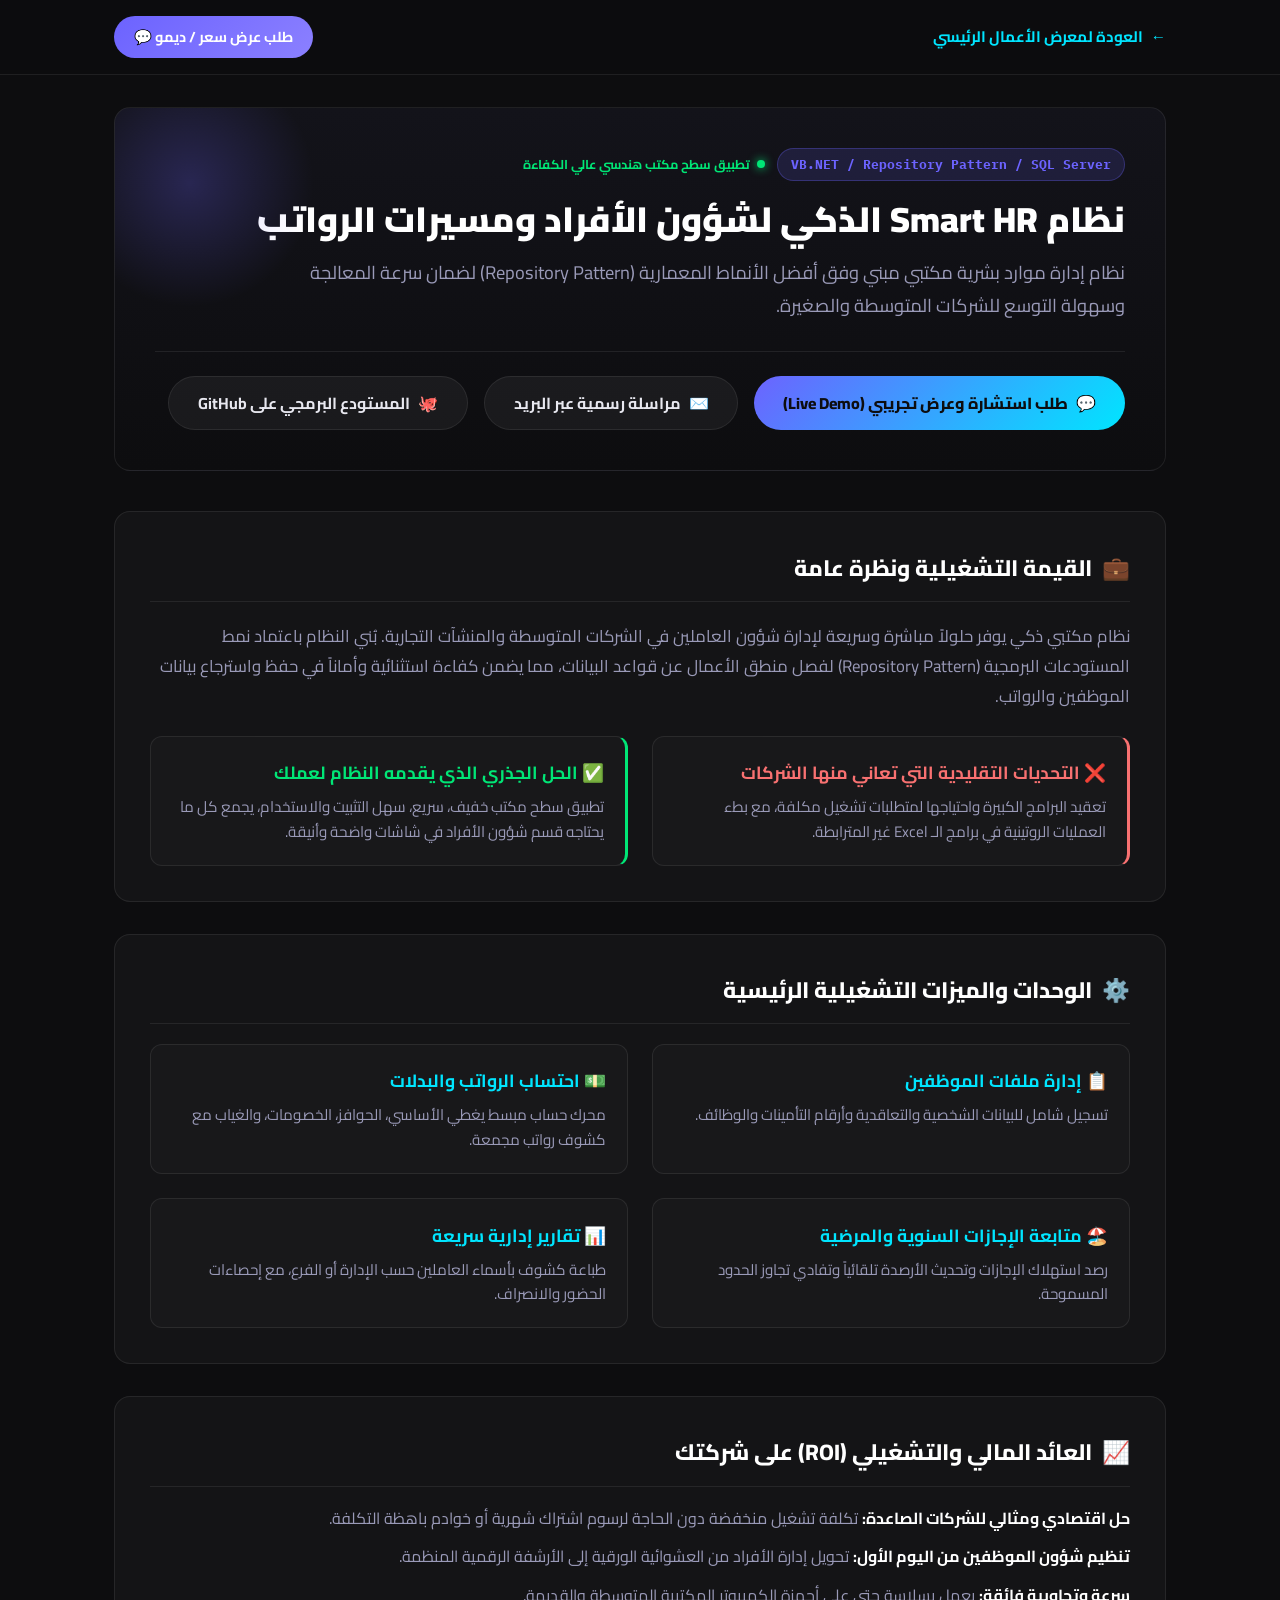
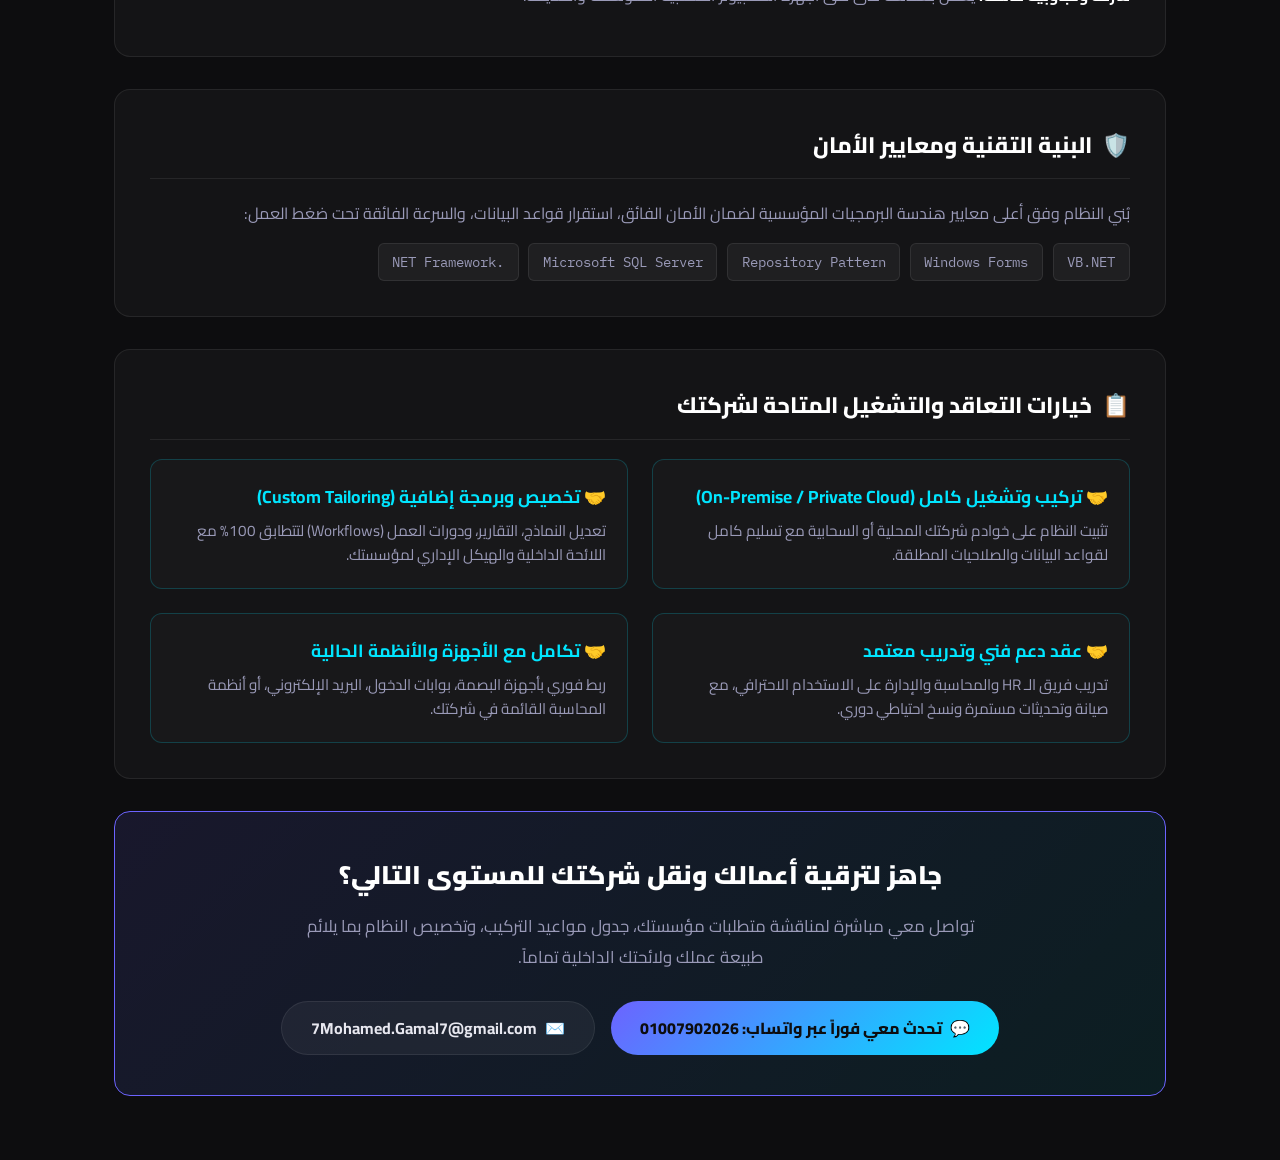
<file: projects/smart-hr-sys.html>
<!DOCTYPE html>
<html lang="ar" dir="rtl">
<head>
  <meta charset="UTF-8" />
  <meta name="viewport" content="width=device-width, initial-scale=1.0" />
  <title>نظام Smart HR الذكي لشؤون الأفراد ومسيرات الرواتب | حلول برمجية احترافية للشركات</title>
  <link rel="stylesheet" href="../assets/project-details.css" />
  <meta name="description" content="نظام إدارة موارد بشرية مكتبي مبني وفق أفضل الأنماط المعمارية (Repository Pattern) لضمان سرعة المعالجة وسهولة التوسع للشركات المتوسطة والصغيرة." />
</head>
<body>

  <!-- Nav -->
  <nav class="p-nav">
    <div class="container p-nav-content">
      <a href="../index.html#projects" class="btn-back">
        <span>←</span> العودة لمعرض الأعمال الرئيسي
      </a>
      <div class="nav-actions">
        <a href="https://wa.me/201007902026?text=%D9%85%D8%B1%D8%AD%D8%A8%D8%A7%D9%8B%20%D8%A3%D8%B3%D8%AA%D8%A7%D8%B0%20%D9%85%D8%AD%D9%85%D8%AF%D8%8C%20%D8%A3%D9%86%D8%A7%20%D9%85%D9%87%D8%AA%D9%85%20%D8%A8%D8%A7%D9%84%D8%AD%D8%B5%D9%88%D9%84%20%D8%B9%D9%84%D9%89%20%D8%B9%D8%B1%D8%B6%20%D8%AA%D9%88%D8%B6%D9%8A%D8%AD%D9%8A%20%D9%88%D8%B3%D8%B9%D8%B1%20%D9%84%D9%86%D8%B8%D8%A7%D9%85%20%28%D9%86%D8%B8%D8%A7%D9%85%20Smart%20HR%20%D8%A7%D9%84%D8%B0%D9%83%D9%8A%20%D9%84%D8%B4%D8%A4%D9%88%D9%86%20%D8%A7%D9%84%D8%A3%D9%81%D8%B1%D8%A7%D8%AF%20%D9%88%D9%85%D8%B3%D9%8A%D8%B1%D8%A7%D8%AA%20%D8%A7%D9%84%D8%B1%D9%88%D8%A7%D8%AA%D8%A8%29." target="_blank" class="btn-contact">
          طلب عرض سعر / ديمو 💬
        </a>
      </div>
    </div>
  </nav>

  <main class="container">

    <!-- Header / Hero -->
    <header class="p-header">
      <div class="badge-row">
        <span class="tag-badge">VB.NET / Repository Pattern / SQL Server</span>
        <span class="status-badge">تطبيق سطح مكتب هندسي عالي الكفاءة</span>
      </div>
      <h1 class="p-title">نظام Smart HR الذكي لشؤون الأفراد ومسيرات الرواتب</h1>
      <p class="p-tagline">نظام إدارة موارد بشرية مكتبي مبني وفق أفضل الأنماط المعمارية (Repository Pattern) لضمان سرعة المعالجة وسهولة التوسع للشركات المتوسطة والصغيرة.</p>
      
      <div class="client-cta-bar">
        <a href="https://wa.me/201007902026?text=%D9%85%D8%B1%D8%AD%D8%A8%D8%A7%D9%8B%20%D8%A3%D8%B3%D8%AA%D8%A7%D8%B0%20%D9%85%D8%AD%D9%85%D8%AF%D8%8C%20%D8%A3%D9%86%D8%A7%20%D9%85%D9%87%D8%AA%D9%85%20%D8%A8%D8%A7%D9%84%D8%AD%D8%B5%D9%88%D9%84%20%D8%B9%D9%84%D9%89%20%D8%B9%D8%B1%D8%B6%20%D8%AA%D9%88%D8%B6%D9%8A%D8%AD%D9%8A%20%D9%88%D8%B3%D8%B9%D8%B1%20%D9%84%D9%86%D8%B8%D8%A7%D9%85%20%28%D9%86%D8%B8%D8%A7%D9%85%20Smart%20HR%20%D8%A7%D9%84%D8%B0%D9%83%D9%8A%20%D9%84%D8%B4%D8%A4%D9%88%D9%86%20%D8%A7%D9%84%D8%A3%D9%81%D8%B1%D8%A7%D8%AF%20%D9%88%D9%85%D8%B3%D9%8A%D8%B1%D8%A7%D8%AA%20%D8%A7%D9%84%D8%B1%D9%88%D8%A7%D8%AA%D8%A8%29." target="_blank" class="btn-primary">
          <span>💬</span> طلب استشارة وعرض تجريبي (Live Demo)
        </a>
        <a href="mailto:7Mohamed.Gamal7@gmail.com?subject=طلب استفسار عن نظام نظام Smart HR الذكي لشؤون الأفراد ومسيرات الرواتب" class="btn-secondary">
          <span>✉️</span> مراسلة رسمية عبر البريد
        </a>
        <a href="https://github.com/7MYWork7/Smart_HR_Sys" target="_blank" class="btn-secondary">
          <span>🐙</span> المستودع البرمجي على GitHub
        </a>
      </div>
    </header>

    <!-- Overview & Problem/Solution -->
    <section class="p-section">
      <h3 class="p-section-title"><span class="icon">💼</span> القيمة التشغيلية ونظرة عامة</h3>
      <p style="font-size: 1.05rem; color: var(--text-muted); margin-bottom: 1.5rem; line-height: 1.8;">
        نظام مكتبي ذكي يوفر حلولاً مباشرة وسريعة لإدارة شؤون العاملين في الشركات المتوسطة والمنشآت التجارية. بُني النظام باعتماد نمط المستودعات البرمجية (Repository Pattern) لفصل منطق الأعمال عن قواعد البيانات، مما يضمن كفاءة استثنائية وأماناً في حفظ واسترجاع بيانات الموظفين والرواتب.
      </p>

      <div class="grid-2">
        <div class="feature-box" style="border-right: 3px solid #f87171;">
          <h4 style="color: #f87171;">❌ التحديات التقليدية التي تعاني منها الشركات</h4>
          <p>تعقيد البرامج الكبيرة واحتياجها لمتطلبات تشغيل مكلفة، مع بطء العمليات الروتينية في برامج الـ Excel غير المترابطة.</p>
        </div>
        <div class="feature-box" style="border-right: 3px solid var(--green);">
          <h4 style="color: var(--green);">✅ الحل الجذري الذي يقدمه النظام لعملك</h4>
          <p>تطبيق سطح مكتب خفيف، سريع، سهل التثبيت والاستخدام، يجمع كل ما يحتاجه قسم شؤون الأفراد في شاشات واضحة وأنيقة.</p>
        </div>
      </div>
    </section>

    <!-- Real Screenshots (if available) -->
    

    <!-- Key Modules / Features -->
    <section class="p-section">
      <h3 class="p-section-title"><span class="icon">⚙️</span> الوحدات والميزات التشغيلية الرئيسية</h3>
      <div class="grid-2">
        
        <div class="feature-box">
          <h4>📋 إدارة ملفات الموظفين</h4>
          <p>تسجيل شامل للبيانات الشخصية والتعاقدية وأرقام التأمينات والوظائف.</p>
        </div>
        
        <div class="feature-box">
          <h4>💵 احتساب الرواتب والبدلات</h4>
          <p>محرك حساب مبسط يغطي الأساسي، الحوافز، الخصومات، والغياب مع كشوف رواتب مجمعة.</p>
        </div>
        
        <div class="feature-box">
          <h4>🏖️ متابعة الإجازات السنوية والمرضية</h4>
          <p>رصد استهلاك الإجازات وتحديث الأرصدة تلقائياً وتفادي تجاوز الحدود المسموحة.</p>
        </div>
        
        <div class="feature-box">
          <h4>📊 تقارير إدارية سريعة</h4>
          <p>طباعة كشوف بأسماء العاملين حسب الإدارة أو الفرع، مع إحصاءات الحضور والانصراف.</p>
        </div>
        
      </div>
    </section>

    <!-- ROI & Business Value -->
    <section class="p-section">
      <h3 class="p-section-title"><span class="icon">📈</span> العائد المالي والتشغيلي (ROI) على شركتك</h3>
      <ul style="list-style-type: none; padding-right: 0;">
        <li style="margin-bottom: 0.8rem; color: var(--text-muted); line-height: 1.6;"><strong style="color: #fff; font-size: 1rem;">حل اقتصادي ومثالي للشركات الصاعدة:</strong> تكلفة تشغيل منخفضة دون الحاجة لرسوم اشتراك شهرية أو خوادم باهظة التكلفة.</li><li style="margin-bottom: 0.8rem; color: var(--text-muted); line-height: 1.6;"><strong style="color: #fff; font-size: 1rem;">تنظيم شؤون الموظفين من اليوم الأول:</strong> تحويل إدارة الأفراد من العشوائية الورقية إلى الأرشفة الرقمية المنظمة.</li><li style="margin-bottom: 0.8rem; color: var(--text-muted); line-height: 1.6;"><strong style="color: #fff; font-size: 1rem;">سرعة وتجاوبية فائقة:</strong> يعمل بسلاسة حتى على أجهزة الكمبيوتر المكتبية المتوسطة والقديمة.</li>
      </ul>
    </section>

    <!-- Technical Specs -->
    <section class="p-section">
      <h3 class="p-section-title"><span class="icon">🛡️</span> البنية التقنية ومعايير الأمان</h3>
      <p style="color: var(--text-muted); margin-bottom: 0.8rem;">
        بُني النظام وفق أعلى معايير هندسة البرمجيات المؤسسية لضمان الأمان الفائق، استقرار قواعد البيانات، والسرعة الفائقة تحت ضغط العمل:
      </p>
      <div class="tech-pills">
        <span class="tech-pill">VB.NET</span><span class="tech-pill">Windows Forms</span><span class="tech-pill">Repository Pattern</span><span class="tech-pill">Microsoft SQL Server</span><span class="tech-pill">.NET Framework</span>
      </div>
    </section>

    <!-- Contracting & Delivery Models -->
    <section class="p-section">
      <h3 class="p-section-title"><span class="icon">📋</span> خيارات التعاقد والتشغيل المتاحة لشركتك</h3>
      <div class="grid-2">
        
        <div class="feature-box" style="border-color: rgba(0,229,255,0.2);">
          <h4 style="color: var(--accent2);">🤝 تركيب وتشغيل كامل (On-Premise / Private Cloud)</h4>
          <p>تثبيت النظام على خوادم شركتك المحلية أو السحابية مع تسليم كامل لقواعد البيانات والصلاحيات المطلقة.</p>
        </div>
        
        <div class="feature-box" style="border-color: rgba(0,229,255,0.2);">
          <h4 style="color: var(--accent2);">🤝 تخصيص وبرمجة إضافية (Custom Tailoring)</h4>
          <p>تعديل النماذج، التقارير، ودورات العمل (Workflows) لتتطابق 100% مع اللائحة الداخلية والهيكل الإداري لمؤسستك.</p>
        </div>
        
        <div class="feature-box" style="border-color: rgba(0,229,255,0.2);">
          <h4 style="color: var(--accent2);">🤝 عقد دعم فني وتدريب معتمد</h4>
          <p>تدريب فريق الـ HR والمحاسبة والإدارة على الاستخدام الاحترافي، مع صيانة وتحديثات مستمرة ونسخ احتياطي دوري.</p>
        </div>
        
        <div class="feature-box" style="border-color: rgba(0,229,255,0.2);">
          <h4 style="color: var(--accent2);">🤝 تكامل مع الأجهزة والأنظمة الحالية</h4>
          <p>ربط فوري بأجهزة البصمة، بوابات الدخول، البريد الإلكتروني، أو أنظمة المحاسبة القائمة في شركتك.</p>
        </div>
        
      </div>
    </section>

    <!-- Final CTA -->
    <div class="deal-box">
      <h3>جاهز لترقية أعمالك ونقل شركتك للمستوى التالي؟</h3>
      <p>تواصل معي مباشرة لمناقشة متطلبات مؤسستك، جدول مواعيد التركيب، وتخصيص النظام بما يلائم طبيعة عملك ولائحتك الداخلية تماماً.</p>
      <div class="deal-buttons">
        <a href="https://wa.me/201007902026?text=%D9%85%D8%B1%D8%AD%D8%A8%D8%A7%D9%8B%20%D8%A3%D8%B3%D8%AA%D8%A7%D8%B0%20%D9%85%D8%AD%D9%85%D8%AF%D8%8C%20%D8%A3%D9%86%D8%A7%20%D9%85%D9%87%D8%AA%D9%85%20%D8%A8%D8%A7%D9%84%D8%AD%D8%B5%D9%88%D9%84%20%D8%B9%D9%84%D9%89%20%D8%B9%D8%B1%D8%B6%20%D8%AA%D9%88%D8%B6%D9%8A%D8%AD%D9%8A%20%D9%88%D8%B3%D8%B9%D8%B1%20%D9%84%D9%86%D8%B8%D8%A7%D9%85%20%28%D9%86%D8%B8%D8%A7%D9%85%20Smart%20HR%20%D8%A7%D9%84%D8%B0%D9%83%D9%8A%20%D9%84%D8%B4%D8%A4%D9%88%D9%86%20%D8%A7%D9%84%D8%A3%D9%81%D8%B1%D8%A7%D8%AF%20%D9%88%D9%85%D8%B3%D9%8A%D8%B1%D8%A7%D8%AA%20%D8%A7%D9%84%D8%B1%D9%88%D8%A7%D8%AA%D8%A8%29." target="_blank" class="btn-primary">
          <span>💬</span> تحدث معي فوراً عبر واتساب: 01007902026
        </a>
        <a href="mailto:7Mohamed.Gamal7@gmail.com?subject=تعاقد على نظام نظام Smart HR الذكي لشؤون الأفراد ومسيرات الرواتب" class="btn-secondary">
          <span>✉️</span> 7Mohamed.Gamal7@gmail.com
        </a>
      </div>
    </div>

  </main>

</body>
</html>
</file>
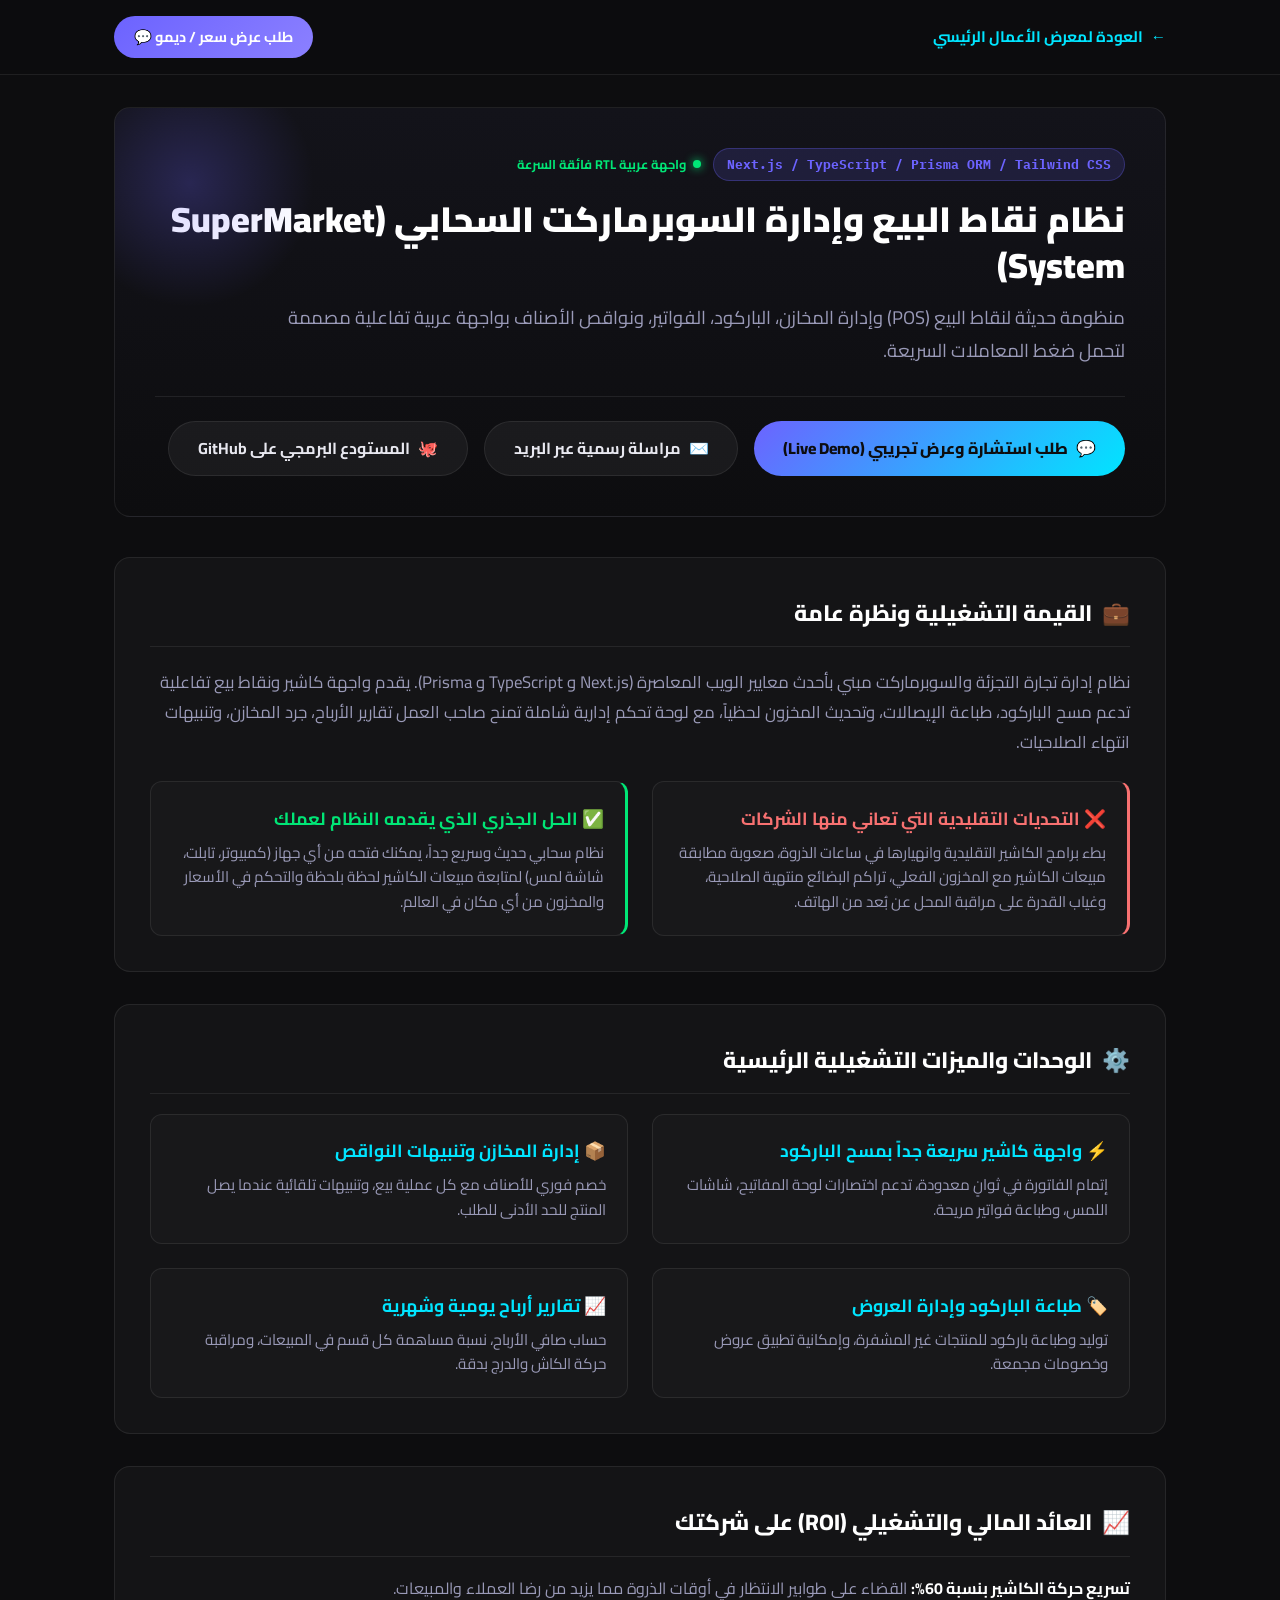
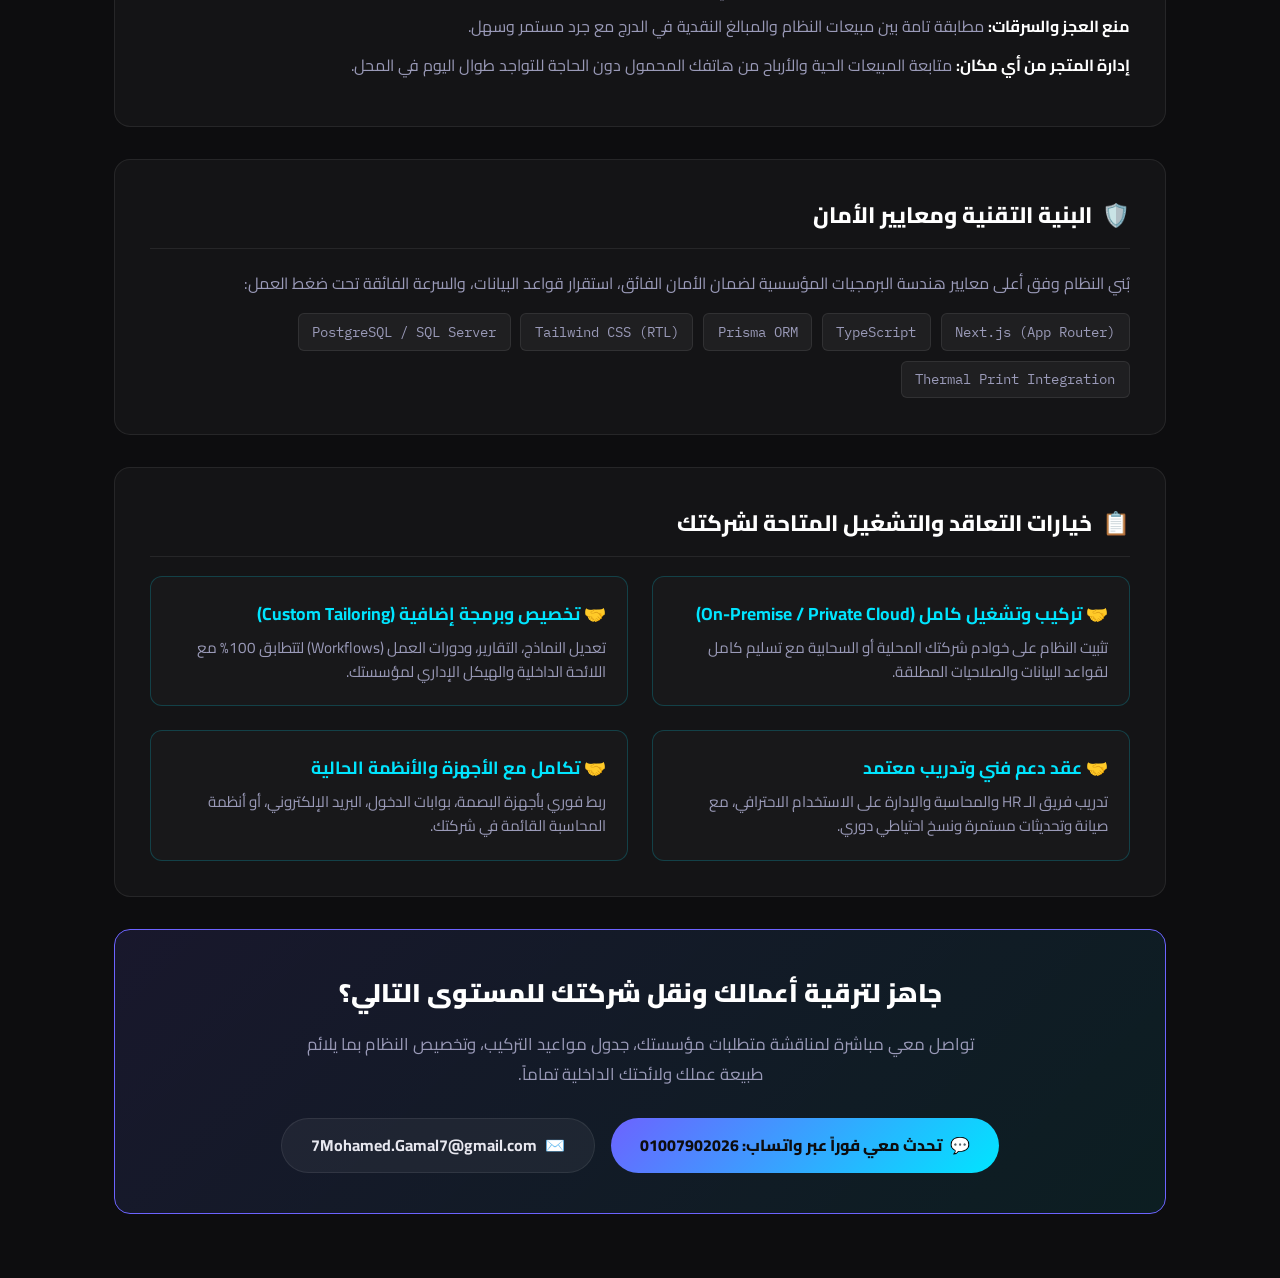
<file: projects/supermarket-sys.html>
<!DOCTYPE html>
<html lang="ar" dir="rtl">
<head>
  <meta charset="UTF-8" />
  <meta name="viewport" content="width=device-width, initial-scale=1.0" />
  <title>نظام نقاط البيع وإدارة السوبرماركت السحابي (SuperMarket System) | حلول برمجية احترافية للشركات</title>
  <link rel="stylesheet" href="../assets/project-details.css" />
  <meta name="description" content="منظومة حديثة لنقاط البيع (POS) وإدارة المخازن، الباركود، الفواتير، ونواقص الأصناف بواجهة عربية تفاعلية مصممة لتحمل ضغط المعاملات السريعة." />
</head>
<body>

  <!-- Nav -->
  <nav class="p-nav">
    <div class="container p-nav-content">
      <a href="../index.html#projects" class="btn-back">
        <span>←</span> العودة لمعرض الأعمال الرئيسي
      </a>
      <div class="nav-actions">
        <a href="https://wa.me/201007902026?text=%D9%85%D8%B1%D8%AD%D8%A8%D8%A7%D9%8B%20%D8%A3%D8%B3%D8%AA%D8%A7%D8%B0%20%D9%85%D8%AD%D9%85%D8%AF%D8%8C%20%D8%A3%D9%86%D8%A7%20%D9%85%D9%87%D8%AA%D9%85%20%D8%A8%D8%A7%D9%84%D8%AD%D8%B5%D9%88%D9%84%20%D8%B9%D9%84%D9%89%20%D8%B9%D8%B1%D8%B6%20%D8%AA%D9%88%D8%B6%D9%8A%D8%AD%D9%8A%20%D9%88%D8%B3%D8%B9%D8%B1%20%D9%84%D9%86%D8%B8%D8%A7%D9%85%20%28%D9%86%D8%B8%D8%A7%D9%85%20%D9%86%D9%82%D8%A7%D8%B7%20%D8%A7%D9%84%D8%A8%D9%8A%D8%B9%20%D9%88%D8%A5%D8%AF%D8%A7%D8%B1%D8%A9%20%D8%A7%D9%84%D8%B3%D9%88%D8%A8%D8%B1%D9%85%D8%A7%D8%B1%D9%83%D8%AA%20%D8%A7%D9%84%D8%B3%D8%AD%D8%A7%D8%A8%D9%8A%20%28SuperMarket%20System%29%29." target="_blank" class="btn-contact">
          طلب عرض سعر / ديمو 💬
        </a>
      </div>
    </div>
  </nav>

  <main class="container">

    <!-- Header / Hero -->
    <header class="p-header">
      <div class="badge-row">
        <span class="tag-badge">Next.js / TypeScript / Prisma ORM / Tailwind CSS</span>
        <span class="status-badge">واجهة عربية RTL فائقة السرعة</span>
      </div>
      <h1 class="p-title">نظام نقاط البيع وإدارة السوبرماركت السحابي (SuperMarket System)</h1>
      <p class="p-tagline">منظومة حديثة لنقاط البيع (POS) وإدارة المخازن، الباركود، الفواتير، ونواقص الأصناف بواجهة عربية تفاعلية مصممة لتحمل ضغط المعاملات السريعة.</p>
      
      <div class="client-cta-bar">
        <a href="https://wa.me/201007902026?text=%D9%85%D8%B1%D8%AD%D8%A8%D8%A7%D9%8B%20%D8%A3%D8%B3%D8%AA%D8%A7%D8%B0%20%D9%85%D8%AD%D9%85%D8%AF%D8%8C%20%D8%A3%D9%86%D8%A7%20%D9%85%D9%87%D8%AA%D9%85%20%D8%A8%D8%A7%D9%84%D8%AD%D8%B5%D9%88%D9%84%20%D8%B9%D9%84%D9%89%20%D8%B9%D8%B1%D8%B6%20%D8%AA%D9%88%D8%B6%D9%8A%D8%AD%D9%8A%20%D9%88%D8%B3%D8%B9%D8%B1%20%D9%84%D9%86%D8%B8%D8%A7%D9%85%20%28%D9%86%D8%B8%D8%A7%D9%85%20%D9%86%D9%82%D8%A7%D8%B7%20%D8%A7%D9%84%D8%A8%D9%8A%D8%B9%20%D9%88%D8%A5%D8%AF%D8%A7%D8%B1%D8%A9%20%D8%A7%D9%84%D8%B3%D9%88%D8%A8%D8%B1%D9%85%D8%A7%D8%B1%D9%83%D8%AA%20%D8%A7%D9%84%D8%B3%D8%AD%D8%A7%D8%A8%D9%8A%20%28SuperMarket%20System%29%29." target="_blank" class="btn-primary">
          <span>💬</span> طلب استشارة وعرض تجريبي (Live Demo)
        </a>
        <a href="mailto:7Mohamed.Gamal7@gmail.com?subject=طلب استفسار عن نظام نظام نقاط البيع وإدارة السوبرماركت السحابي (SuperMarket System)" class="btn-secondary">
          <span>✉️</span> مراسلة رسمية عبر البريد
        </a>
        <a href="https://github.com/7MYWork7/SuperMarket_Sys" target="_blank" class="btn-secondary">
          <span>🐙</span> المستودع البرمجي على GitHub
        </a>
      </div>
    </header>

    <!-- Overview & Problem/Solution -->
    <section class="p-section">
      <h3 class="p-section-title"><span class="icon">💼</span> القيمة التشغيلية ونظرة عامة</h3>
      <p style="font-size: 1.05rem; color: var(--text-muted); margin-bottom: 1.5rem; line-height: 1.8;">
        نظام إدارة تجارة التجزئة والسوبرماركت مبني بأحدث معايير الويب المعاصرة (Next.js و TypeScript و Prisma). يقدم واجهة كاشير ونقاط بيع تفاعلية تدعم مسح الباركود، طباعة الإيصالات، وتحديث المخزون لحظياً، مع لوحة تحكم إدارية شاملة تمنح صاحب العمل تقارير الأرباح، جرد المخازن، وتنبيهات انتهاء الصلاحيات.
      </p>

      <div class="grid-2">
        <div class="feature-box" style="border-right: 3px solid #f87171;">
          <h4 style="color: #f87171;">❌ التحديات التقليدية التي تعاني منها الشركات</h4>
          <p>بطء برامج الكاشير التقليدية وانهيارها في ساعات الذروة، صعوبة مطابقة مبيعات الكاشير مع المخزون الفعلي، تراكم البضائع منتهية الصلاحية، وغياب القدرة على مراقبة المحل عن بُعد من الهاتف.</p>
        </div>
        <div class="feature-box" style="border-right: 3px solid var(--green);">
          <h4 style="color: var(--green);">✅ الحل الجذري الذي يقدمه النظام لعملك</h4>
          <p>نظام سحابي حديث وسريع جداً، يمكنك فتحه من أي جهاز (كمبيوتر، تابلت، شاشة لمس) لمتابعة مبيعات الكاشير لحظة بلحظة والتحكم في الأسعار والمخزون من أي مكان في العالم.</p>
        </div>
      </div>
    </section>

    <!-- Real Screenshots (if available) -->
    

    <!-- Key Modules / Features -->
    <section class="p-section">
      <h3 class="p-section-title"><span class="icon">⚙️</span> الوحدات والميزات التشغيلية الرئيسية</h3>
      <div class="grid-2">
        
        <div class="feature-box">
          <h4>⚡ واجهة كاشير سريعة جداً بمسح الباركود</h4>
          <p>إتمام الفاتورة في ثوانٍ معدودة، تدعم اختصارات لوحة المفاتيح، شاشات اللمس، وطباعة فواتير مريحة.</p>
        </div>
        
        <div class="feature-box">
          <h4>📦 إدارة المخازن وتنبيهات النواقص</h4>
          <p>خصم فوري للأصناف مع كل عملية بيع، وتنبيهات تلقائية عندما يصل المنتج للحد الأدنى للطلب.</p>
        </div>
        
        <div class="feature-box">
          <h4>🏷️ طباعة الباركود وإدارة العروض</h4>
          <p>توليد وطباعة باركود للمنتجات غير المشفرة، وإمكانية تطبيق عروض وخصومات مجمعة.</p>
        </div>
        
        <div class="feature-box">
          <h4>📈 تقارير أرباح يومية وشهرية</h4>
          <p>حساب صافي الأرباح، نسبة مساهمة كل قسم في المبيعات، ومراقبة حركة الكاش والدرج بدقة.</p>
        </div>
        
      </div>
    </section>

    <!-- ROI & Business Value -->
    <section class="p-section">
      <h3 class="p-section-title"><span class="icon">📈</span> العائد المالي والتشغيلي (ROI) على شركتك</h3>
      <ul style="list-style-type: none; padding-right: 0;">
        <li style="margin-bottom: 0.8rem; color: var(--text-muted); line-height: 1.6;"><strong style="color: #fff; font-size: 1rem;">تسريع حركة الكاشير بنسبة 60%:</strong> القضاء على طوابير الانتظار في أوقات الذروة مما يزيد من رضا العملاء والمبيعات.</li><li style="margin-bottom: 0.8rem; color: var(--text-muted); line-height: 1.6;"><strong style="color: #fff; font-size: 1rem;">منع العجز والسرقات:</strong> مطابقة تامة بين مبيعات النظام والمبالغ النقدية في الدرج مع جرد مستمر وسهل.</li><li style="margin-bottom: 0.8rem; color: var(--text-muted); line-height: 1.6;"><strong style="color: #fff; font-size: 1rem;">إدارة المتجر من أي مكان:</strong> متابعة المبيعات الحية والأرباح من هاتفك المحمول دون الحاجة للتواجد طوال اليوم في المحل.</li>
      </ul>
    </section>

    <!-- Technical Specs -->
    <section class="p-section">
      <h3 class="p-section-title"><span class="icon">🛡️</span> البنية التقنية ومعايير الأمان</h3>
      <p style="color: var(--text-muted); margin-bottom: 0.8rem;">
        بُني النظام وفق أعلى معايير هندسة البرمجيات المؤسسية لضمان الأمان الفائق، استقرار قواعد البيانات، والسرعة الفائقة تحت ضغط العمل:
      </p>
      <div class="tech-pills">
        <span class="tech-pill">Next.js (App Router)</span><span class="tech-pill">TypeScript</span><span class="tech-pill">Prisma ORM</span><span class="tech-pill">Tailwind CSS (RTL)</span><span class="tech-pill">PostgreSQL / SQL Server</span><span class="tech-pill">Thermal Print Integration</span>
      </div>
    </section>

    <!-- Contracting & Delivery Models -->
    <section class="p-section">
      <h3 class="p-section-title"><span class="icon">📋</span> خيارات التعاقد والتشغيل المتاحة لشركتك</h3>
      <div class="grid-2">
        
        <div class="feature-box" style="border-color: rgba(0,229,255,0.2);">
          <h4 style="color: var(--accent2);">🤝 تركيب وتشغيل كامل (On-Premise / Private Cloud)</h4>
          <p>تثبيت النظام على خوادم شركتك المحلية أو السحابية مع تسليم كامل لقواعد البيانات والصلاحيات المطلقة.</p>
        </div>
        
        <div class="feature-box" style="border-color: rgba(0,229,255,0.2);">
          <h4 style="color: var(--accent2);">🤝 تخصيص وبرمجة إضافية (Custom Tailoring)</h4>
          <p>تعديل النماذج، التقارير، ودورات العمل (Workflows) لتتطابق 100% مع اللائحة الداخلية والهيكل الإداري لمؤسستك.</p>
        </div>
        
        <div class="feature-box" style="border-color: rgba(0,229,255,0.2);">
          <h4 style="color: var(--accent2);">🤝 عقد دعم فني وتدريب معتمد</h4>
          <p>تدريب فريق الـ HR والمحاسبة والإدارة على الاستخدام الاحترافي، مع صيانة وتحديثات مستمرة ونسخ احتياطي دوري.</p>
        </div>
        
        <div class="feature-box" style="border-color: rgba(0,229,255,0.2);">
          <h4 style="color: var(--accent2);">🤝 تكامل مع الأجهزة والأنظمة الحالية</h4>
          <p>ربط فوري بأجهزة البصمة، بوابات الدخول، البريد الإلكتروني، أو أنظمة المحاسبة القائمة في شركتك.</p>
        </div>
        
      </div>
    </section>

    <!-- Final CTA -->
    <div class="deal-box">
      <h3>جاهز لترقية أعمالك ونقل شركتك للمستوى التالي؟</h3>
      <p>تواصل معي مباشرة لمناقشة متطلبات مؤسستك، جدول مواعيد التركيب، وتخصيص النظام بما يلائم طبيعة عملك ولائحتك الداخلية تماماً.</p>
      <div class="deal-buttons">
        <a href="https://wa.me/201007902026?text=%D9%85%D8%B1%D8%AD%D8%A8%D8%A7%D9%8B%20%D8%A3%D8%B3%D8%AA%D8%A7%D8%B0%20%D9%85%D8%AD%D9%85%D8%AF%D8%8C%20%D8%A3%D9%86%D8%A7%20%D9%85%D9%87%D8%AA%D9%85%20%D8%A8%D8%A7%D9%84%D8%AD%D8%B5%D9%88%D9%84%20%D8%B9%D9%84%D9%89%20%D8%B9%D8%B1%D8%B6%20%D8%AA%D9%88%D8%B6%D9%8A%D8%AD%D9%8A%20%D9%88%D8%B3%D8%B9%D8%B1%20%D9%84%D9%86%D8%B8%D8%A7%D9%85%20%28%D9%86%D8%B8%D8%A7%D9%85%20%D9%86%D9%82%D8%A7%D8%B7%20%D8%A7%D9%84%D8%A8%D9%8A%D8%B9%20%D9%88%D8%A5%D8%AF%D8%A7%D8%B1%D8%A9%20%D8%A7%D9%84%D8%B3%D9%88%D8%A8%D8%B1%D9%85%D8%A7%D8%B1%D9%83%D8%AA%20%D8%A7%D9%84%D8%B3%D8%AD%D8%A7%D8%A8%D9%8A%20%28SuperMarket%20System%29%29." target="_blank" class="btn-primary">
          <span>💬</span> تحدث معي فوراً عبر واتساب: 01007902026
        </a>
        <a href="mailto:7Mohamed.Gamal7@gmail.com?subject=تعاقد على نظام نظام نقاط البيع وإدارة السوبرماركت السحابي (SuperMarket System)" class="btn-secondary">
          <span>✉️</span> 7Mohamed.Gamal7@gmail.com
        </a>
      </div>
    </div>

  </main>

</body>
</html>
</file>
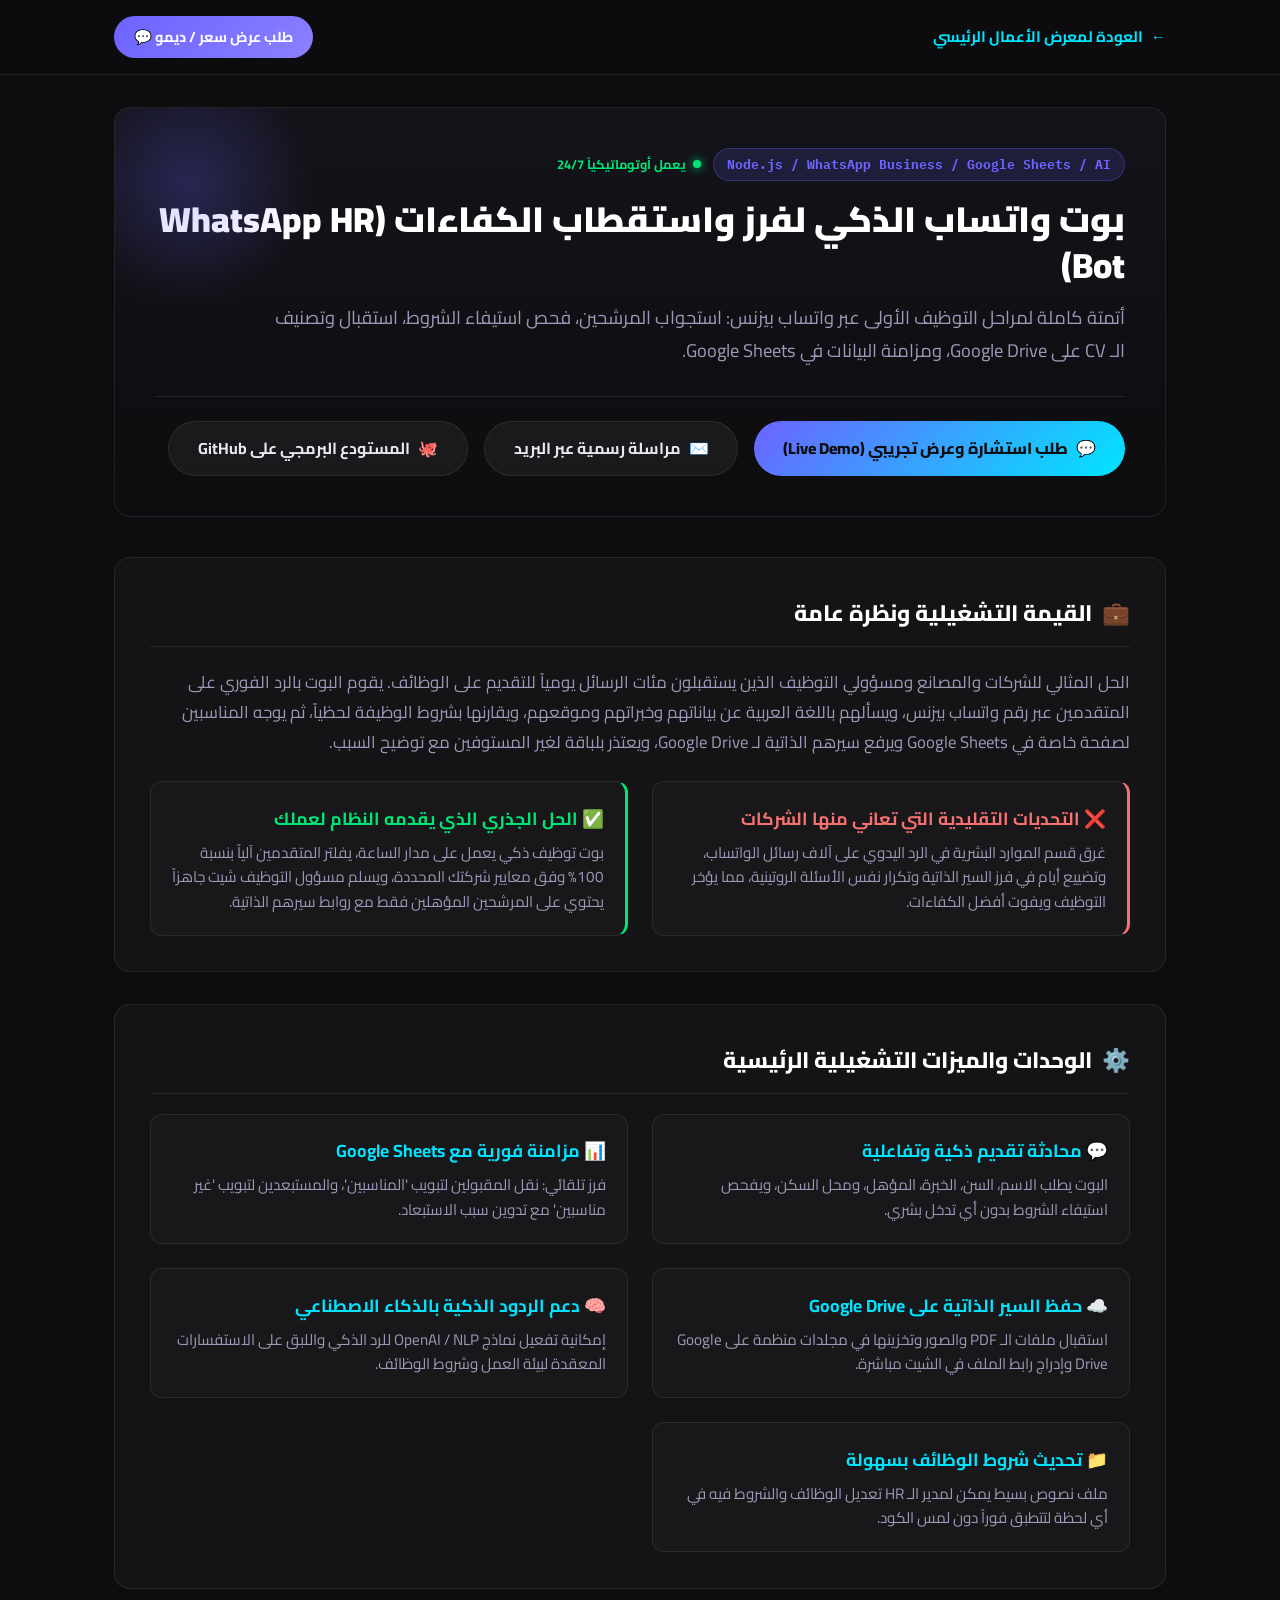
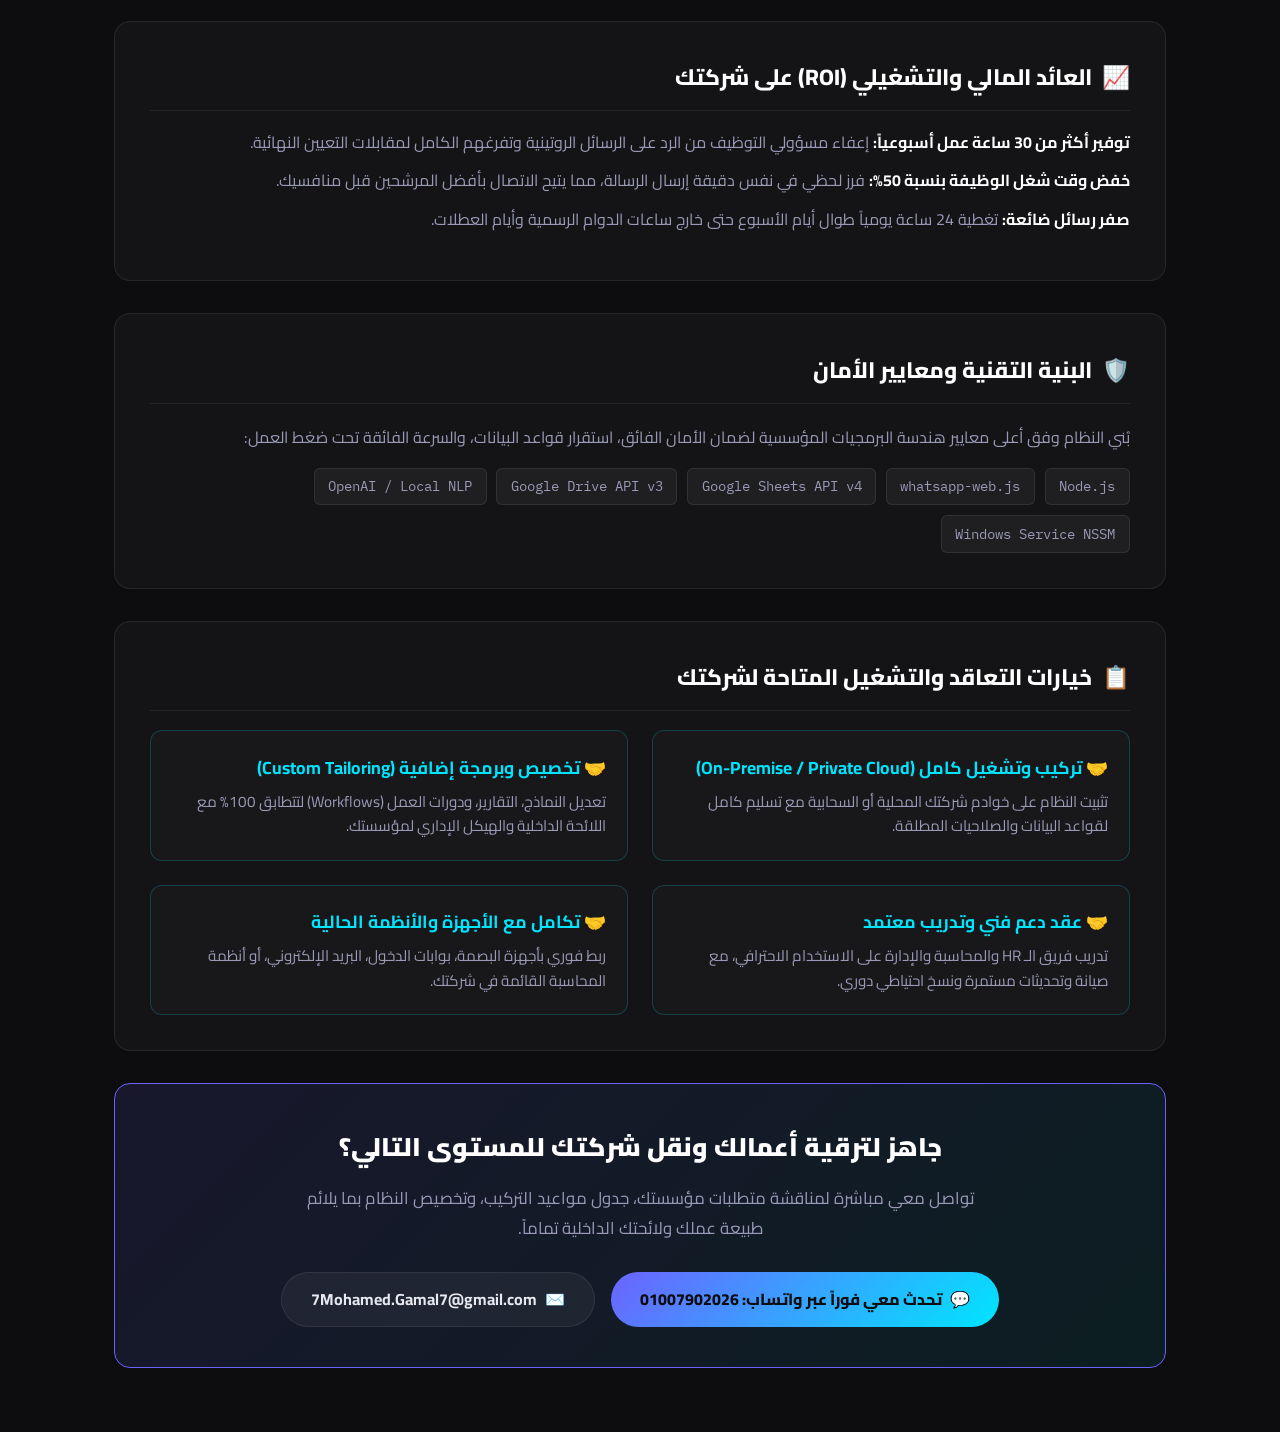
<file: projects/whatsapp-bot.html>
<!DOCTYPE html>
<html lang="ar" dir="rtl">
<head>
  <meta charset="UTF-8" />
  <meta name="viewport" content="width=device-width, initial-scale=1.0" />
  <title>بوت واتساب الذكي لفرز واستقطاب الكفاءات (WhatsApp HR Bot) | حلول برمجية احترافية للشركات</title>
  <link rel="stylesheet" href="../assets/project-details.css" />
  <meta name="description" content="أتمتة كاملة لمراحل التوظيف الأولى عبر واتساب بيزنس: استجواب المرشحين، فحص استيفاء الشروط، استقبال وتصنيف الـ CV على Google Drive، ومزامنة البيانات في Google Sheets." />
</head>
<body>

  <!-- Nav -->
  <nav class="p-nav">
    <div class="container p-nav-content">
      <a href="../index.html#projects" class="btn-back">
        <span>←</span> العودة لمعرض الأعمال الرئيسي
      </a>
      <div class="nav-actions">
        <a href="https://wa.me/201007902026?text=%D9%85%D8%B1%D8%AD%D8%A8%D8%A7%D9%8B%20%D8%A3%D8%B3%D8%AA%D8%A7%D8%B0%20%D9%85%D8%AD%D9%85%D8%AF%D8%8C%20%D8%A3%D9%86%D8%A7%20%D9%85%D9%87%D8%AA%D9%85%20%D8%A8%D8%A7%D9%84%D8%AD%D8%B5%D9%88%D9%84%20%D8%B9%D9%84%D9%89%20%D8%B9%D8%B1%D8%B6%20%D8%AA%D9%88%D8%B6%D9%8A%D8%AD%D9%8A%20%D9%88%D8%B3%D8%B9%D8%B1%20%D9%84%D9%86%D8%B8%D8%A7%D9%85%20%28%D8%A8%D9%88%D8%AA%20%D9%88%D8%A7%D8%AA%D8%B3%D8%A7%D8%A8%20%D8%A7%D9%84%D8%B0%D9%83%D9%8A%20%D9%84%D9%81%D8%B1%D8%B2%20%D9%88%D8%A7%D8%B3%D8%AA%D9%82%D8%B7%D8%A7%D8%A8%20%D8%A7%D9%84%D9%83%D9%81%D8%A7%D8%A1%D8%A7%D8%AA%20%28WhatsApp%20HR%20Bot%29%29." target="_blank" class="btn-contact">
          طلب عرض سعر / ديمو 💬
        </a>
      </div>
    </div>
  </nav>

  <main class="container">

    <!-- Header / Hero -->
    <header class="p-header">
      <div class="badge-row">
        <span class="tag-badge">Node.js / WhatsApp Business / Google Sheets / AI</span>
        <span class="status-badge">يعمل أوتوماتيكياً 24/7</span>
      </div>
      <h1 class="p-title">بوت واتساب الذكي لفرز واستقطاب الكفاءات (WhatsApp HR Bot)</h1>
      <p class="p-tagline">أتمتة كاملة لمراحل التوظيف الأولى عبر واتساب بيزنس: استجواب المرشحين، فحص استيفاء الشروط، استقبال وتصنيف الـ CV على Google Drive، ومزامنة البيانات في Google Sheets.</p>
      
      <div class="client-cta-bar">
        <a href="https://wa.me/201007902026?text=%D9%85%D8%B1%D8%AD%D8%A8%D8%A7%D9%8B%20%D8%A3%D8%B3%D8%AA%D8%A7%D8%B0%20%D9%85%D8%AD%D9%85%D8%AF%D8%8C%20%D8%A3%D9%86%D8%A7%20%D9%85%D9%87%D8%AA%D9%85%20%D8%A8%D8%A7%D9%84%D8%AD%D8%B5%D9%88%D9%84%20%D8%B9%D9%84%D9%89%20%D8%B9%D8%B1%D8%B6%20%D8%AA%D9%88%D8%B6%D9%8A%D8%AD%D9%8A%20%D9%88%D8%B3%D8%B9%D8%B1%20%D9%84%D9%86%D8%B8%D8%A7%D9%85%20%28%D8%A8%D9%88%D8%AA%20%D9%88%D8%A7%D8%AA%D8%B3%D8%A7%D8%A8%20%D8%A7%D9%84%D8%B0%D9%83%D9%8A%20%D9%84%D9%81%D8%B1%D8%B2%20%D9%88%D8%A7%D8%B3%D8%AA%D9%82%D8%B7%D8%A7%D8%A8%20%D8%A7%D9%84%D9%83%D9%81%D8%A7%D8%A1%D8%A7%D8%AA%20%28WhatsApp%20HR%20Bot%29%29." target="_blank" class="btn-primary">
          <span>💬</span> طلب استشارة وعرض تجريبي (Live Demo)
        </a>
        <a href="mailto:7Mohamed.Gamal7@gmail.com?subject=طلب استفسار عن نظام بوت واتساب الذكي لفرز واستقطاب الكفاءات (WhatsApp HR Bot)" class="btn-secondary">
          <span>✉️</span> مراسلة رسمية عبر البريد
        </a>
        <a href="https://github.com/7MYWork7/WhatsApp-Bot" target="_blank" class="btn-secondary">
          <span>🐙</span> المستودع البرمجي على GitHub
        </a>
      </div>
    </header>

    <!-- Overview & Problem/Solution -->
    <section class="p-section">
      <h3 class="p-section-title"><span class="icon">💼</span> القيمة التشغيلية ونظرة عامة</h3>
      <p style="font-size: 1.05rem; color: var(--text-muted); margin-bottom: 1.5rem; line-height: 1.8;">
        الحل المثالي للشركات والمصانع ومسؤولي التوظيف الذين يستقبلون مئات الرسائل يومياً للتقديم على الوظائف. يقوم البوت بالرد الفوري على المتقدمين عبر رقم واتساب بيزنس، ويسألهم باللغة العربية عن بياناتهم وخبراتهم وموقعهم، ويقارنها بشروط الوظيفة لحظياً، ثم يوجه المناسبين لصفحة خاصة في Google Sheets ويرفع سيرهم الذاتية لـ Google Drive، ويعتذر بلباقة لغير المستوفين مع توضيح السبب.
      </p>

      <div class="grid-2">
        <div class="feature-box" style="border-right: 3px solid #f87171;">
          <h4 style="color: #f87171;">❌ التحديات التقليدية التي تعاني منها الشركات</h4>
          <p>غرق قسم الموارد البشرية في الرد اليدوي على آلاف رسائل الواتساب، وتضييع أيام في فرز السير الذاتية وتكرار نفس الأسئلة الروتينية، مما يؤخر التوظيف ويفوت أفضل الكفاءات.</p>
        </div>
        <div class="feature-box" style="border-right: 3px solid var(--green);">
          <h4 style="color: var(--green);">✅ الحل الجذري الذي يقدمه النظام لعملك</h4>
          <p>بوت توظيف ذكي يعمل على مدار الساعة، يفلتر المتقدمين آلياً بنسبة 100% وفق معايير شركتك المحددة، ويسلم مسؤول التوظيف شيت جاهزاً يحتوي على المرشحين المؤهلين فقط مع روابط سيرهم الذاتية.</p>
        </div>
      </div>
    </section>

    <!-- Real Screenshots (if available) -->
    

    <!-- Key Modules / Features -->
    <section class="p-section">
      <h3 class="p-section-title"><span class="icon">⚙️</span> الوحدات والميزات التشغيلية الرئيسية</h3>
      <div class="grid-2">
        
        <div class="feature-box">
          <h4>💬 محادثة تقديم ذكية وتفاعلية</h4>
          <p>البوت يطلب الاسم، السن، الخبرة، المؤهل، ومحل السكن، ويفحص استيفاء الشروط بدون أي تدخل بشري.</p>
        </div>
        
        <div class="feature-box">
          <h4>📊 مزامنة فورية مع Google Sheets</h4>
          <p>فرز تلقائي: نقل المقبولين لتبويب 'المناسبين'، والمستبعدين لتبويب 'غير مناسبين' مع تدوين سبب الاستبعاد.</p>
        </div>
        
        <div class="feature-box">
          <h4>☁️ حفظ السير الذاتية على Google Drive</h4>
          <p>استقبال ملفات الـ PDF والصور وتخزينها في مجلدات منظمة على Google Drive وإدراج رابط الملف في الشيت مباشرة.</p>
        </div>
        
        <div class="feature-box">
          <h4>🧠 دعم الردود الذكية بالذكاء الاصطناعي</h4>
          <p>إمكانية تفعيل نماذج OpenAI / NLP للرد الذكي واللبق على الاستفسارات المعقدة لبيئة العمل وشروط الوظائف.</p>
        </div>
        
        <div class="feature-box">
          <h4>📁 تحديث شروط الوظائف بسهولة</h4>
          <p>ملف نصوص بسيط يمكن لمدير الـ HR تعديل الوظائف والشروط فيه في أي لحظة لتتطبق فوراً دون لمس الكود.</p>
        </div>
        
      </div>
    </section>

    <!-- ROI & Business Value -->
    <section class="p-section">
      <h3 class="p-section-title"><span class="icon">📈</span> العائد المالي والتشغيلي (ROI) على شركتك</h3>
      <ul style="list-style-type: none; padding-right: 0;">
        <li style="margin-bottom: 0.8rem; color: var(--text-muted); line-height: 1.6;"><strong style="color: #fff; font-size: 1rem;">توفير أكثر من 30 ساعة عمل أسبوعياً:</strong> إعفاء مسؤولي التوظيف من الرد على الرسائل الروتينية وتفرغهم الكامل لمقابلات التعيين النهائية.</li><li style="margin-bottom: 0.8rem; color: var(--text-muted); line-height: 1.6;"><strong style="color: #fff; font-size: 1rem;">خفض وقت شغل الوظيفة بنسبة 50%:</strong> فرز لحظي في نفس دقيقة إرسال الرسالة، مما يتيح الاتصال بأفضل المرشحين قبل منافسيك.</li><li style="margin-bottom: 0.8rem; color: var(--text-muted); line-height: 1.6;"><strong style="color: #fff; font-size: 1rem;">صفر رسائل ضائعة:</strong> تغطية 24 ساعة يومياً طوال أيام الأسبوع حتى خارج ساعات الدوام الرسمية وأيام العطلات.</li>
      </ul>
    </section>

    <!-- Technical Specs -->
    <section class="p-section">
      <h3 class="p-section-title"><span class="icon">🛡️</span> البنية التقنية ومعايير الأمان</h3>
      <p style="color: var(--text-muted); margin-bottom: 0.8rem;">
        بُني النظام وفق أعلى معايير هندسة البرمجيات المؤسسية لضمان الأمان الفائق، استقرار قواعد البيانات، والسرعة الفائقة تحت ضغط العمل:
      </p>
      <div class="tech-pills">
        <span class="tech-pill">Node.js</span><span class="tech-pill">whatsapp-web.js</span><span class="tech-pill">Google Sheets API v4</span><span class="tech-pill">Google Drive API v3</span><span class="tech-pill">OpenAI / Local NLP</span><span class="tech-pill">Windows Service NSSM</span>
      </div>
    </section>

    <!-- Contracting & Delivery Models -->
    <section class="p-section">
      <h3 class="p-section-title"><span class="icon">📋</span> خيارات التعاقد والتشغيل المتاحة لشركتك</h3>
      <div class="grid-2">
        
        <div class="feature-box" style="border-color: rgba(0,229,255,0.2);">
          <h4 style="color: var(--accent2);">🤝 تركيب وتشغيل كامل (On-Premise / Private Cloud)</h4>
          <p>تثبيت النظام على خوادم شركتك المحلية أو السحابية مع تسليم كامل لقواعد البيانات والصلاحيات المطلقة.</p>
        </div>
        
        <div class="feature-box" style="border-color: rgba(0,229,255,0.2);">
          <h4 style="color: var(--accent2);">🤝 تخصيص وبرمجة إضافية (Custom Tailoring)</h4>
          <p>تعديل النماذج، التقارير، ودورات العمل (Workflows) لتتطابق 100% مع اللائحة الداخلية والهيكل الإداري لمؤسستك.</p>
        </div>
        
        <div class="feature-box" style="border-color: rgba(0,229,255,0.2);">
          <h4 style="color: var(--accent2);">🤝 عقد دعم فني وتدريب معتمد</h4>
          <p>تدريب فريق الـ HR والمحاسبة والإدارة على الاستخدام الاحترافي، مع صيانة وتحديثات مستمرة ونسخ احتياطي دوري.</p>
        </div>
        
        <div class="feature-box" style="border-color: rgba(0,229,255,0.2);">
          <h4 style="color: var(--accent2);">🤝 تكامل مع الأجهزة والأنظمة الحالية</h4>
          <p>ربط فوري بأجهزة البصمة، بوابات الدخول، البريد الإلكتروني، أو أنظمة المحاسبة القائمة في شركتك.</p>
        </div>
        
      </div>
    </section>

    <!-- Final CTA -->
    <div class="deal-box">
      <h3>جاهز لترقية أعمالك ونقل شركتك للمستوى التالي؟</h3>
      <p>تواصل معي مباشرة لمناقشة متطلبات مؤسستك، جدول مواعيد التركيب، وتخصيص النظام بما يلائم طبيعة عملك ولائحتك الداخلية تماماً.</p>
      <div class="deal-buttons">
        <a href="https://wa.me/201007902026?text=%D9%85%D8%B1%D8%AD%D8%A8%D8%A7%D9%8B%20%D8%A3%D8%B3%D8%AA%D8%A7%D8%B0%20%D9%85%D8%AD%D9%85%D8%AF%D8%8C%20%D8%A3%D9%86%D8%A7%20%D9%85%D9%87%D8%AA%D9%85%20%D8%A8%D8%A7%D9%84%D8%AD%D8%B5%D9%88%D9%84%20%D8%B9%D9%84%D9%89%20%D8%B9%D8%B1%D8%B6%20%D8%AA%D9%88%D8%B6%D9%8A%D8%AD%D9%8A%20%D9%88%D8%B3%D8%B9%D8%B1%20%D9%84%D9%86%D8%B8%D8%A7%D9%85%20%28%D8%A8%D9%88%D8%AA%20%D9%88%D8%A7%D8%AA%D8%B3%D8%A7%D8%A8%20%D8%A7%D9%84%D8%B0%D9%83%D9%8A%20%D9%84%D9%81%D8%B1%D8%B2%20%D9%88%D8%A7%D8%B3%D8%AA%D9%82%D8%B7%D8%A7%D8%A8%20%D8%A7%D9%84%D9%83%D9%81%D8%A7%D8%A1%D8%A7%D8%AA%20%28WhatsApp%20HR%20Bot%29%29." target="_blank" class="btn-primary">
          <span>💬</span> تحدث معي فوراً عبر واتساب: 01007902026
        </a>
        <a href="mailto:7Mohamed.Gamal7@gmail.com?subject=تعاقد على نظام بوت واتساب الذكي لفرز واستقطاب الكفاءات (WhatsApp HR Bot)" class="btn-secondary">
          <span>✉️</span> 7Mohamed.Gamal7@gmail.com
        </a>
      </div>
    </div>

  </main>

</body>
</html>
</file>
<file: assets/style.css>
/* ===== RESET & BASE ===== */

*, *::before, *::after { box-sizing: border-box; margin: 0; padding: 0; }



:root {

  --bg: #0d0d0f;

  --bg2: #13131a;

  --bg3: #1a1a24;

  --border: rgba(255,255,255,0.07);

  --text: #e8e8f0;

  --text-muted: #7a7a9a;

  --accent: #6c63ff;

  --accent2: #00e5ff;

  --accent-glow: rgba(108, 99, 255, 0.25);

  --green: #00e676;

  --card-bg: rgba(255,255,255,0.03);

  --card-hover: rgba(108,99,255,0.08);

  --radius: 16px;

  --radius-sm: 8px;

  --font: 'Cairo', sans-serif;

  --mono: 'IBM Plex Mono', monospace;

  --shadow: 0 8px 32px rgba(0,0,0,0.4);

  --transition: all 0.3s cubic-bezier(0.4, 0, 0.2, 1);

}



html { scroll-behavior: smooth; }



body {

  font-family: var(--font);

  background: var(--bg);

  color: var(--text);

  line-height: 1.7;

  -webkit-font-smoothing: antialiased;

  overflow-x: hidden;

}



a { text-decoration: none; color: inherit; }



::selection { background: var(--accent); color: #fff; }



/* ===== SCROLLBAR ===== */

::-webkit-scrollbar { width: 6px; }

::-webkit-scrollbar-track { background: var(--bg); }

::-webkit-scrollbar-thumb { background: var(--accent); border-radius: 3px; }



/* ===== NAV ===== */

.nav {

  position: fixed;

  top: 0; left: 0; right: 0;

  z-index: 100;

  display: flex;

  align-items: center;

  justify-content: space-between;

  padding: 1.2rem 4rem;

  background: rgba(13,13,15,0.85);

  backdrop-filter: blur(16px);

  border-bottom: 1px solid var(--border);

}



.logo {

  font-family: var(--mono);

  font-size: 1.4rem;

  font-weight: 600;

  color: var(--accent);

  letter-spacing: 2px;

  background: linear-gradient(135deg, var(--accent), var(--accent2));

  -webkit-background-clip: text;

  -webkit-text-fill-color: transparent;

}



.nav-links {

  list-style: none;

  display: flex;

  gap: 2.5rem;

}



.nav-links a {

  font-size: 0.95rem;

  color: var(--text-muted);

  transition: var(--transition);

  position: relative;

}



.nav-links a::after {

  content: '';

  position: absolute;

  bottom: -4px;

  right: 0;

  width: 0;

  height: 2px;

  background: var(--accent);

  transition: width 0.3s;

}



.nav-links a:hover { color: var(--text); }

.nav-links a:hover::after { width: 100%; }



/* ===== HERO ===== */

.hero {

  min-height: 100vh;

  display: flex;

  flex-direction: column;

  align-items: center;

  justify-content: center;

  text-align: center;

  position: relative;

  padding: 8rem 2rem 4rem;

  background:

    radial-gradient(ellipse 80% 60% at 50% 0%, rgba(108,99,255,0.12) 0%, transparent 70%),

    radial-gradient(ellipse 60% 40% at 80% 80%, rgba(0,229,255,0.06) 0%, transparent 60%),

    var(--bg);

  overflow: hidden;

}



.hero::before {

  content: '';

  position: absolute;

  inset: 0;

  background: url("data:image/svg+xml,%3Csvg width='60' height='60' viewBox='0 0 60 60' xmlns='http://www.w3.org/2000/svg'%3E%3Cg fill='none' fill-rule='evenodd'%3E%3Cg fill='%236c63ff' fill-opacity='0.03'%3E%3Ccircle cx='30' cy='30' r='1'/%3E%3C/g%3E%3C/g%3E%3C/svg%3E");

  pointer-events: none;

}



.hero-content { position: relative; z-index: 1; max-width: 760px; }



.hero-photo-wrap {

  width: 112px;

  height: 112px;

  margin: 0 auto 1.25rem;

  padding: 4px;

  border-radius: 50%;

  background: linear-gradient(135deg, var(--accent), var(--accent2));

  box-shadow: 0 0 36px var(--accent-glow);

}



.hero-photo {

  display: block;

  width: 100%;

  height: 100%;

  border-radius: 50%;

  object-fit: cover;

  object-position: center 25%;

  border: 4px solid var(--bg);

}



.hero-badge {

  display: inline-block;

  font-family: var(--mono);

  font-size: 0.78rem;

  letter-spacing: 2px;

  text-transform: uppercase;

  color: var(--accent2);

  border: 1px solid rgba(0,229,255,0.3);

  padding: 0.4rem 1.2rem;

  border-radius: 100px;

  margin-bottom: 1.5rem;

  background: rgba(0,229,255,0.05);

}



.hero-name {

  font-size: clamp(3rem, 8vw, 5.5rem);

  font-weight: 900;

  line-height: 1.1;

  background: linear-gradient(135deg, #fff 0%, var(--accent) 60%, var(--accent2) 100%);

  -webkit-background-clip: text;

  -webkit-text-fill-color: transparent;

  margin-bottom: 1.2rem;

}



.hero-sub {

  font-size: 1.15rem;

  color: var(--text-muted);

  max-width: 580px;

  margin: 0 auto 2.5rem;

  line-height: 1.8;

}



.highlight {

  color: var(--accent2);

  font-family: var(--mono);

  font-size: 0.95em;

}



.hero-cta {

  display: flex;

  gap: 1rem;

  justify-content: center;

  flex-wrap: wrap;

  margin-bottom: 3.5rem;

}



.btn {

  padding: 0.85rem 2rem;

  border-radius: 100px;

  font-family: var(--font);

  font-size: 1rem;

  font-weight: 600;

  cursor: pointer;

  transition: var(--transition);

  display: inline-flex;

  align-items: center;

  gap: 0.5rem;

}



.btn-primary {

  background: linear-gradient(135deg, var(--accent), #8b80ff);

  color: #fff;

  box-shadow: 0 4px 24px var(--accent-glow);

}

.btn-primary:hover { transform: translateY(-2px); box-shadow: 0 8px 32px var(--accent-glow); }



.btn-outline {

  border: 1.5px solid rgba(255,255,255,0.15);

  color: var(--text);

  background: rgba(255,255,255,0.03);

}

.btn-outline:hover { border-color: var(--accent); color: var(--accent); background: var(--accent-glow); }



.hero-stats {

  display: flex;

  gap: 3rem;

  justify-content: center;

}



.stat { display: flex; flex-direction: column; align-items: center; }

.stat-num {

  font-size: 2.2rem;

  font-weight: 900;

  background: linear-gradient(135deg, var(--accent), var(--accent2));

  -webkit-background-clip: text;

  -webkit-text-fill-color: transparent;

  font-family: var(--mono);

}

.stat-label { font-size: 0.8rem; color: var(--text-muted); }



.hero-scroll {

  position: absolute;

  bottom: 2rem;

  left: 50%;

  transform: translateX(-50%);

}

.hero-scroll span {

  display: block;

  width: 1.5px;

  height: 48px;

  background: linear-gradient(to bottom, var(--accent), transparent);

  margin: 0 auto;

  animation: scroll-line 2s ease-in-out infinite;

}

@keyframes scroll-line { 0%,100%{opacity:0;transform:scaleY(0);transform-origin:top} 50%{opacity:1;transform:scaleY(1)} }



/* ===== SECTIONS ===== */

.section { padding: 6rem 2rem; }

.section-dark { background: var(--bg2); }



.container { max-width: 1100px; margin: 0 auto; }



.section-label {

  font-family: var(--mono);

  font-size: 0.75rem;

  letter-spacing: 3px;

  text-transform: uppercase;

  color: var(--accent);

  margin-bottom: 0.6rem;

}



.section-title {

  font-size: clamp(1.8rem, 4vw, 2.8rem);

  font-weight: 900;

  margin-bottom: 3rem;

  color: var(--text);

}



/* ===== ABOUT ===== */

.about-grid {

  display: grid;

  grid-template-columns: 1fr 380px;

  gap: 4rem;

  align-items: start;

}



.about-text p { color: var(--text-muted); margin-bottom: 1.2rem; font-size: 1.05rem; line-height: 1.9; }

.about-text strong { color: var(--text); }



.info-card {

  background: var(--card-bg);

  border: 1px solid var(--border);

  border-radius: var(--radius);

  padding: 1.8rem;

}



.info-item {

  display: flex;

  align-items: center;

  gap: 1rem;

  padding: 0.8rem 0;

  border-bottom: 1px solid var(--border);

  color: var(--text-muted);

  font-size: 0.95rem;

}

.info-item:last-child { border-bottom: none; }

.info-item a { color: var(--accent2); }

.info-item a:hover { text-decoration: underline; }

.info-icon { font-size: 1.1rem; }



/* ===== SKILLS ===== */

.skills-grid {

  display: grid;

  grid-template-columns: repeat(auto-fill, minmax(300px, 1fr));

  gap: 1.5rem;

}



.skill-card {

  background: var(--card-bg);

  border: 1px solid var(--border);

  border-radius: var(--radius);

  padding: 1.8rem;

  transition: var(--transition);

}

.skill-card:hover {

  border-color: rgba(108,99,255,0.3);

  background: var(--card-hover);

  transform: translateY(-4px);

  box-shadow: var(--shadow);

}



.skill-icon { font-size: 2rem; margin-bottom: 1rem; }

.skill-card h3 { font-size: 1.1rem; font-weight: 700; margin-bottom: 0.6rem; color: var(--text); }

.skill-card p { color: var(--text-muted); font-size: 0.9rem; line-height: 1.7; margin-bottom: 1.2rem; }



.skill-bar {

  height: 4px;

  background: rgba(255,255,255,0.06);

  border-radius: 2px;

  overflow: hidden;

}

.skill-fill {

  height: 100%;

  background: linear-gradient(90deg, var(--accent), var(--accent2));

  border-radius: 2px;

  transition: width 1.2s ease;

}



/* ===== PROJECTS ===== */

.projects-grid {

  display: grid;

  grid-template-columns: repeat(auto-fill, minmax(320px, 1fr));

  gap: 1.5rem;

}



.project-card {

  background: var(--card-bg);

  border: 1px solid var(--border);

  border-radius: var(--radius);

  padding: 1.8rem;

  position: relative;

  transition: var(--transition);

  display: flex;

  flex-direction: column;

  gap: 0.8rem;

}

.project-card:hover {

  border-color: rgba(108,99,255,0.3);

  background: var(--card-hover);

  transform: translateY(-4px);

  box-shadow: var(--shadow);

}



.project-card.featured {

  border-color: rgba(108,99,255,0.25);

  background: linear-gradient(135deg, rgba(108,99,255,0.05), rgba(0,229,255,0.03));

}



.project-badge {

  position: absolute;

  top: 1.2rem;

  left: 1.2rem;

  font-size: 0.7rem;

  font-family: var(--mono);

  letter-spacing: 1px;

  background: linear-gradient(135deg, var(--accent), var(--accent2));

  color: #fff;

  padding: 0.25rem 0.7rem;

  border-radius: 100px;

}



.project-lang {

  font-family: var(--mono);

  font-size: 0.75rem;

  font-weight: 600;

  padding: 0.25rem 0.7rem;

  border-radius: var(--radius-sm);

  display: inline-block;

  align-self: flex-start;

  margin-top: 0.5rem;

}

.lang-python { background: rgba(55,118,171,0.2); color: #4fc3f7; }

.lang-ts     { background: rgba(49,120,198,0.2); color: #64b5f6; }

.lang-cs     { background: rgba(104,33,122,0.2); color: #ce93d8; }

.lang-vb     { background: rgba(26,188,156,0.2); color: #1abc9c; }

.lang-node   { background: rgba(104,160,99,0.2); color: #8bc34a; }

.lang-none   { background: rgba(255,255,255,0.06); color: var(--text-muted); }



.project-card h3 {

  font-size: 1.15rem;

  font-weight: 700;

  color: var(--text);

}



.project-card p {

  color: var(--text-muted);

  font-size: 0.9rem;

  line-height: 1.7;

  flex: 1;

}



.project-tags {

  display: flex;

  flex-wrap: wrap;

  gap: 0.5rem;

}

.project-tags span {

  font-size: 0.75rem;

  font-family: var(--mono);

  background: rgba(255,255,255,0.05);

  border: 1px solid var(--border);

  color: var(--text-muted);

  padding: 0.2rem 0.6rem;

  border-radius: var(--radius-sm);

}



.project-link {

  font-size: 0.9rem;

  font-weight: 600;

  color: var(--accent);

  transition: var(--transition);

  align-self: flex-start;

}

.project-link:hover { color: var(--accent2); letter-spacing: 0.5px; }



/* ===== CONTACT ===== */

.contact-sub {

  color: var(--text-muted);

  font-size: 1.1rem;

  max-width: 500px;

  margin-bottom: 2.5rem;

}



.contact-links {

  display: flex;

  gap: 1.5rem;

  flex-wrap: wrap;

}



.contact-card {

  display: flex;

  flex-direction: column;

  align-items: center;

  gap: 0.4rem;

  background: var(--card-bg);

  border: 1px solid var(--border);

  border-radius: var(--radius);

  padding: 2rem 3rem;

  transition: var(--transition);

  min-width: 180px;

  text-align: center;

}

.contact-card:hover {

  border-color: var(--accent);

  background: var(--accent-glow);

  transform: translateY(-4px);

  box-shadow: var(--shadow);

}



.contact-icon { font-size: 2rem; }

.contact-card span:nth-child(2) { font-weight: 700; font-size: 1rem; }

.contact-handle { font-family: var(--mono); font-size: 0.8rem; color: var(--text-muted); }



/* ===== FOOTER ===== */

.footer {

  text-align: center;

  padding: 2rem;

  border-top: 1px solid var(--border);

  color: var(--text-muted);

  font-size: 0.875rem;

  display: flex;

  justify-content: space-between;

  align-items: center;

  max-width: 1100px;

  margin: 0 auto;

}



.back-top {

  font-family: var(--mono);

  font-size: 0.8rem;

  color: var(--accent);

  transition: var(--transition);

}

.back-top:hover { color: var(--accent2); }



/* ===== RESPONSIVE ===== */

@media (max-width: 768px) {

  .nav { padding: 1rem 1.5rem; }

  .nav-links { gap: 1.2rem; }

  .nav-links a { font-size: 0.85rem; }

  .hero-stats { gap: 1.5rem; }

  .about-grid { grid-template-columns: 1fr; }

  .footer { flex-direction: column; gap: 0.8rem; }

  .contact-card { padding: 1.5rem 2rem; }

}



@media (max-width: 480px) {

  .nav-links { display: none; }

  .hero-name { font-size: 2.5rem; }

  .hero-photo-wrap { width: 96px; height: 96px; }

  .btn { padding: 0.75rem 1.5rem; font-size: 0.9rem; }

  .hero-stats { flex-wrap: wrap; }

}



/* ===== ANIMATIONS ===== */

.fade-in {

  opacity: 0;

  transform: translateY(24px);

  transition: opacity 0.7s ease, transform 0.7s ease;

}

.fade-in.visible {

  opacity: 1;

  transform: translateY(0);

}



.btn-cv {
  background: linear-gradient(135deg, rgba(0, 229, 255, 0.15), rgba(108, 99, 255, 0.2));
  border: 1px solid var(--accent2);
  color: #fff;
  box-shadow: 0 4px 20px rgba(0, 229, 255, 0.2);
}
.btn-cv:hover {
  background: linear-gradient(135deg, var(--accent2), var(--accent));
  color: #0d0d0f;
  transform: translateY(-2px);
  box-shadow: 0 6px 28px rgba(0, 229, 255, 0.4);
}

.nav-cv-btn {
  padding: 0.35rem 0.9rem;
  border-radius: 100px;
  background: rgba(108, 99, 255, 0.15);
  border: 1px solid var(--accent);
  color: var(--accent) !important;
  font-weight: 600;
  transition: var(--transition);
}
.nav-cv-btn:hover {
  background: var(--accent);
  color: #fff !important;
}


.project-links-row {
  display: flex;
  justify-content: space-between;
  align-items: center;
  margin-top: auto;
  padding-top: 0.8rem;
  border-top: 1px solid var(--border);
}

.btn-card-details {
  background: linear-gradient(135deg, rgba(108, 99, 255, 0.2), rgba(0, 229, 255, 0.15));
  border: 1px solid var(--accent);
  color: #fff;
  padding: 0.45rem 1.1rem;
  border-radius: 100px;
  font-size: 0.85rem;
  font-weight: 700;
  transition: var(--transition);
  display: inline-flex;
  align-items: center;
  gap: 0.4rem;
}
.btn-card-details:hover {
  background: linear-gradient(135deg, var(--accent), var(--accent2));
  color: #0d0d0f;
  transform: translateY(-2px);
  box-shadow: 0 4px 15px var(--accent-glow);
}
</file>
<file: assets/project-details.css>
/* ===== PROJECT DETAILS STYLING ===== */
@import url('https://fonts.googleapis.com/css2?family=Cairo:wght@400;600;700;800;900&family=IBM+Plex+Mono:wght@400;600&display=swap');

*, *::before, *::after { box-sizing: border-box; margin: 0; padding: 0; }

:root {
  --bg: #0d0d0f;
  --bg2: #13131a;
  --bg3: #1a1a24;
  --border: rgba(255,255,255,0.08);
  --text: #e8e8f0;
  --text-muted: #9a9ab8;
  --accent: #6c63ff;
  --accent2: #00e5ff;
  --green: #00e676;
  --accent-glow: rgba(108, 99, 255, 0.25);
  --card-bg: rgba(255,255,255,0.03);
  --radius: 16px;
  --font: 'Cairo', sans-serif;
  --mono: 'IBM Plex Mono', monospace;
  --shadow: 0 8px 32px rgba(0,0,0,0.5);
  --transition: all 0.3s cubic-bezier(0.4, 0, 0.2, 1);
}

body {
  font-family: var(--font);
  background: var(--bg);
  color: var(--text);
  line-height: 1.8;
  -webkit-font-smoothing: antialiased;
  direction: rtl;
  padding-bottom: 4rem;
}

a { text-decoration: none; color: inherit; }

.container {
  max-width: 1100px;
  margin: 0 auto;
  padding: 0 1.5rem;
}

/* Nav */
.p-nav {
  position: sticky;
  top: 0;
  z-index: 100;
  background: rgba(13,13,15,0.85);
  backdrop-filter: blur(16px);
  border-bottom: 1px solid var(--border);
  padding: 1rem 0;
  margin-bottom: 2rem;
}

.p-nav-content {
  display: flex;
  justify-content: space-between;
  align-items: center;
}

.btn-back {
  display: inline-flex;
  align-items: center;
  gap: 0.5rem;
  font-weight: 700;
  color: var(--accent2);
  transition: var(--transition);
  font-size: 0.95rem;
}
.btn-back:hover {
  color: #fff;
  transform: translateX(4px);
}

.nav-actions {
  display: flex;
  gap: 1rem;
}

.btn-contact {
  background: linear-gradient(135deg, var(--accent), #8b80ff);
  color: #fff;
  padding: 0.5rem 1.25rem;
  border-radius: 100px;
  font-weight: 700;
  font-size: 0.9rem;
  transition: var(--transition);
}
.btn-contact:hover {
  transform: translateY(-2px);
  box-shadow: 0 4px 20px var(--accent-glow);
}

/* Header */
.p-header {
  background: linear-gradient(180deg, var(--bg2) 0%, var(--bg) 100%);
  border: 1px solid var(--border);
  border-radius: var(--radius);
  padding: 2.5rem;
  margin-bottom: 2.5rem;
  position: relative;
  overflow: hidden;
}

.p-header::after {
  content: '';
  position: absolute;
  top: -50px;
  left: -50px;
  width: 250px;
  height: 250px;
  background: radial-gradient(circle, var(--accent-glow) 0%, transparent 70%);
  border-radius: 50%;
  pointer-events: none;
}

.badge-row {
  display: flex;
  align-items: center;
  gap: 0.8rem;
  margin-bottom: 1rem;
}

.tag-badge {
  font-family: var(--mono);
  font-size: 0.8rem;
  font-weight: 700;
  padding: 0.25rem 0.8rem;
  border-radius: 100px;
  background: rgba(108,99,255,0.15);
  color: var(--accent);
  border: 1px solid rgba(108,99,255,0.3);
}

.status-badge {
  font-size: 0.8rem;
  font-weight: 700;
  color: var(--green);
  display: inline-flex;
  align-items: center;
  gap: 0.4rem;
}
.status-badge::before {
  content: '';
  width: 8px;
  height: 8px;
  border-radius: 50%;
  background: var(--green);
  box-shadow: 0 0 10px var(--green);
}

.p-title {
  font-size: 2.2rem;
  font-weight: 900;
  margin-bottom: 0.8rem;
  line-height: 1.3;
  color: #fff;
}

.p-tagline {
  font-size: 1.15rem;
  color: var(--text-muted);
  max-width: 850px;
  margin-bottom: 1.8rem;
}

.client-cta-bar {
  display: flex;
  flex-wrap: wrap;
  gap: 1rem;
  padding-top: 1.5rem;
  border-top: 1px solid var(--border);
}

.btn-primary {
  background: linear-gradient(135deg, var(--accent), var(--accent2));
  color: #0d0d0f;
  font-weight: 800;
  padding: 0.75rem 1.8rem;
  border-radius: 100px;
  transition: var(--transition);
  display: inline-flex;
  align-items: center;
  gap: 0.5rem;
}
.btn-primary:hover {
  transform: translateY(-2px);
  box-shadow: 0 6px 25px rgba(0,229,255,0.4);
}

.btn-secondary {
  border: 1px solid var(--border);
  background: rgba(255,255,255,0.05);
  color: var(--text);
  font-weight: 700;
  padding: 0.75rem 1.8rem;
  border-radius: 100px;
  transition: var(--transition);
  display: inline-flex;
  align-items: center;
  gap: 0.5rem;
}
.btn-secondary:hover {
  border-color: var(--accent);
  background: var(--card-bg);
}

/* Sections */
.p-section {
  background: var(--card-bg);
  border: 1px solid var(--border);
  border-radius: var(--radius);
  padding: 2.2rem;
  margin-bottom: 2rem;
}

.p-section-title {
  font-size: 1.4rem;
  font-weight: 800;
  margin-bottom: 1.2rem;
  color: #fff;
  display: flex;
  align-items: center;
  gap: 0.6rem;
  border-bottom: 1px solid var(--border);
  padding-bottom: 0.8rem;
}

.p-section-title .icon {
  color: var(--accent2);
}

.grid-2 {
  display: grid;
  grid-template-columns: 1fr 1fr;
  gap: 1.5rem;
}

.feature-box {
  background: rgba(255,255,255,0.02);
  border: 1px solid var(--border);
  border-radius: 12px;
  padding: 1.3rem;
  transition: var(--transition);
}
.feature-box:hover {
  border-color: rgba(108,99,255,0.3);
  transform: translateY(-2px);
}

.feature-box h4 {
  font-size: 1.1rem;
  font-weight: 700;
  color: var(--accent2);
  margin-bottom: 0.4rem;
  display: flex;
  align-items: center;
  gap: 0.5rem;
}

.feature-box p {
  color: var(--text-muted);
  font-size: 0.95rem;
  line-height: 1.6;
}

/* Gallery */
.gallery-grid {
  display: grid;
  grid-template-columns: repeat(auto-fill, minmax(320px, 1fr));
  gap: 1.5rem;
}

.gallery-item {
  border: 1px solid var(--border);
  border-radius: 12px;
  overflow: hidden;
  background: var(--bg2);
  transition: var(--transition);
}
.gallery-item:hover {
  border-color: var(--accent);
  transform: translateY(-4px);
  box-shadow: var(--shadow);
}

.gallery-item img {
  width: 100%;
  height: 200px;
  object-fit: cover;
  display: block;
  cursor: pointer;
  transition: transform 0.3s;
}
.gallery-item:hover img {
  transform: scale(1.03);
}

.gallery-caption {
  padding: 0.8rem 1rem;
  font-size: 0.9rem;
  font-weight: 600;
  color: var(--text);
  border-top: 1px solid var(--border);
  background: rgba(0,0,0,0.3);
  display: flex;
  justify-content: space-between;
  align-items: center;
}

/* Tech Spec Badges */
.tech-pills {
  display: flex;
  flex-wrap: wrap;
  gap: 0.6rem;
  margin-top: 1rem;
}

.tech-pill {
  font-family: var(--mono);
  font-size: 0.85rem;
  padding: 0.35rem 0.85rem;
  border-radius: 6px;
  background: rgba(255,255,255,0.05);
  border: 1px solid var(--border);
  color: var(--text-muted);
}

/* Call to Action Box */
.deal-box {
  background: linear-gradient(135deg, rgba(108,99,255,0.12), rgba(0,229,255,0.08));
  border: 1.5px solid var(--accent);
  border-radius: var(--radius);
  padding: 2.5rem;
  text-align: center;
  margin-top: 2rem;
}

.deal-box h3 {
  font-size: 1.6rem;
  font-weight: 900;
  color: #fff;
  margin-bottom: 0.8rem;
}

.deal-box p {
  color: var(--text-muted);
  font-size: 1.05rem;
  max-width: 700px;
  margin: 0 auto 1.8rem auto;
}

.deal-buttons {
  display: flex;
  justify-content: center;
  flex-wrap: wrap;
  gap: 1rem;
}

/* Responsive */
@media (max-width: 768px) {
  .p-header { padding: 1.5rem; }
  .p-title { font-size: 1.7rem; }
  .grid-2 { grid-template-columns: 1fr; }
  .client-cta-bar { flex-direction: column; }
  .deal-buttons { flex-direction: column; }
}
</file>
